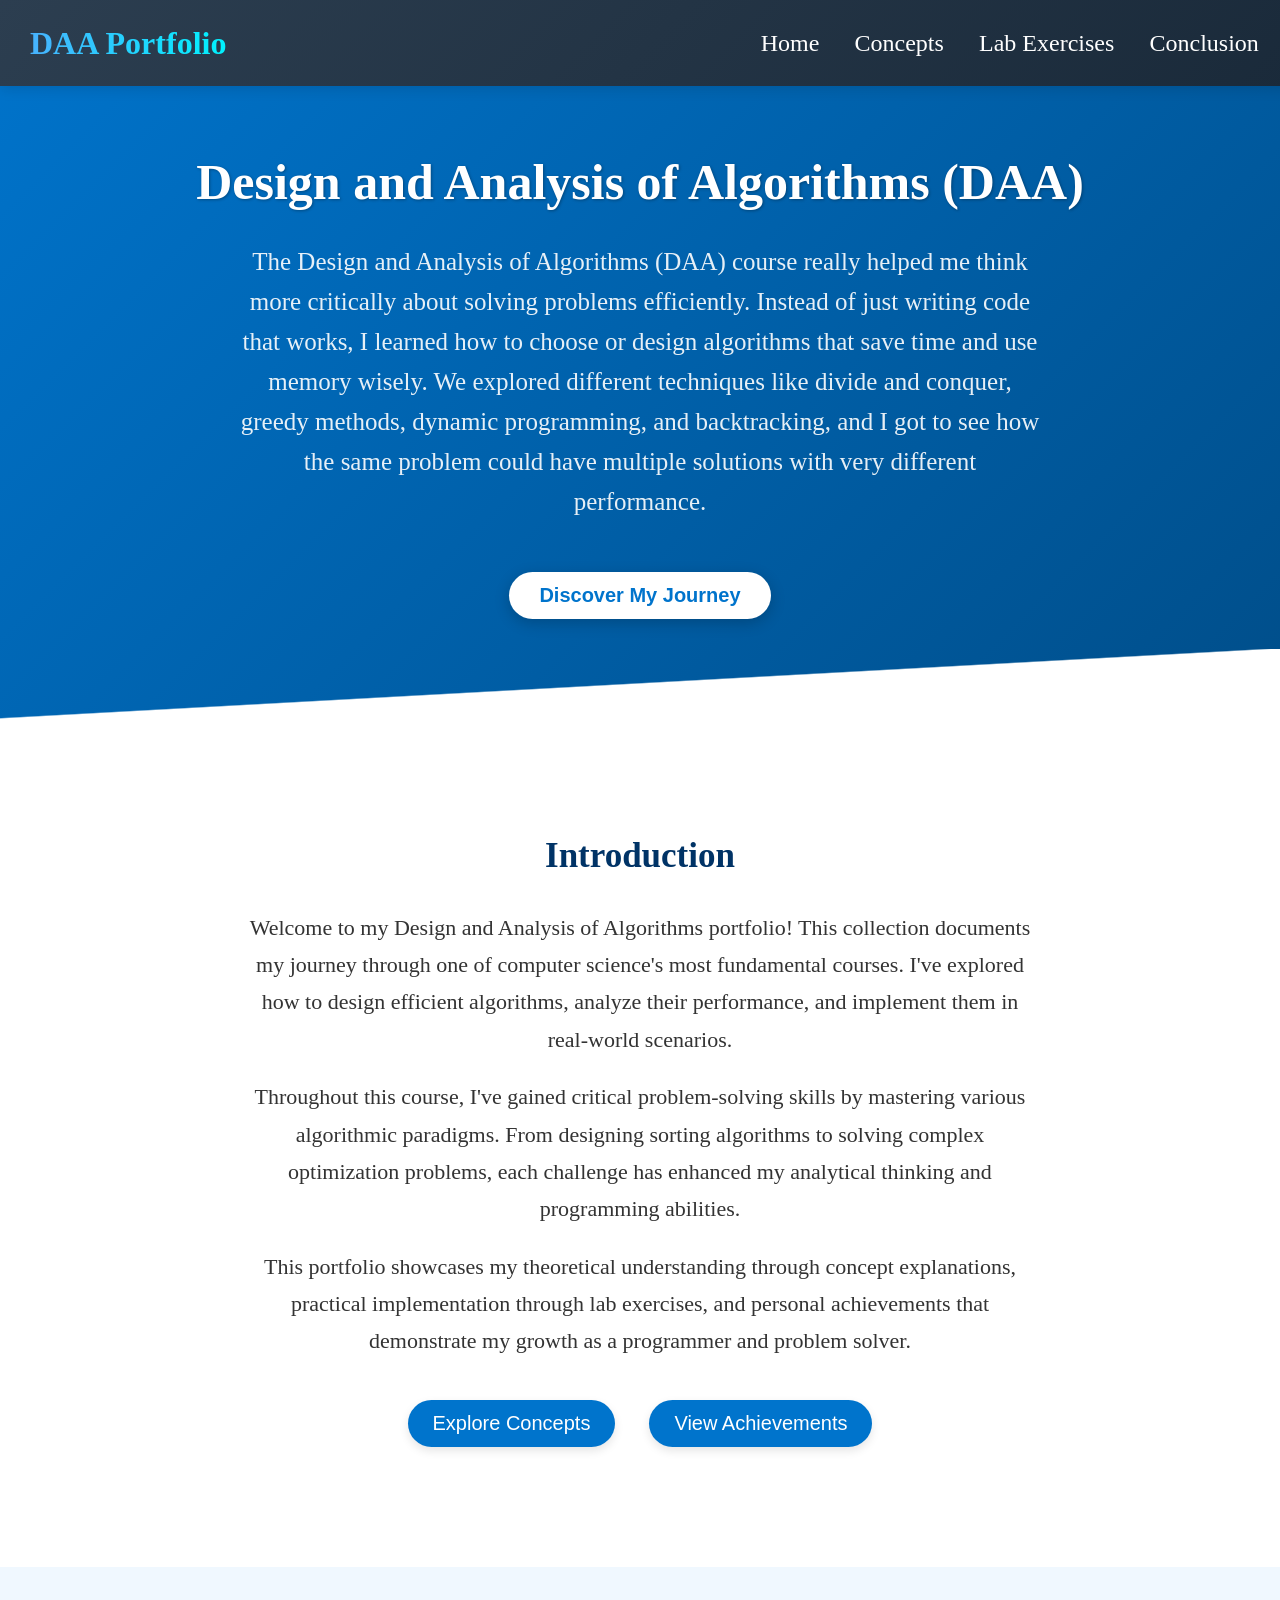
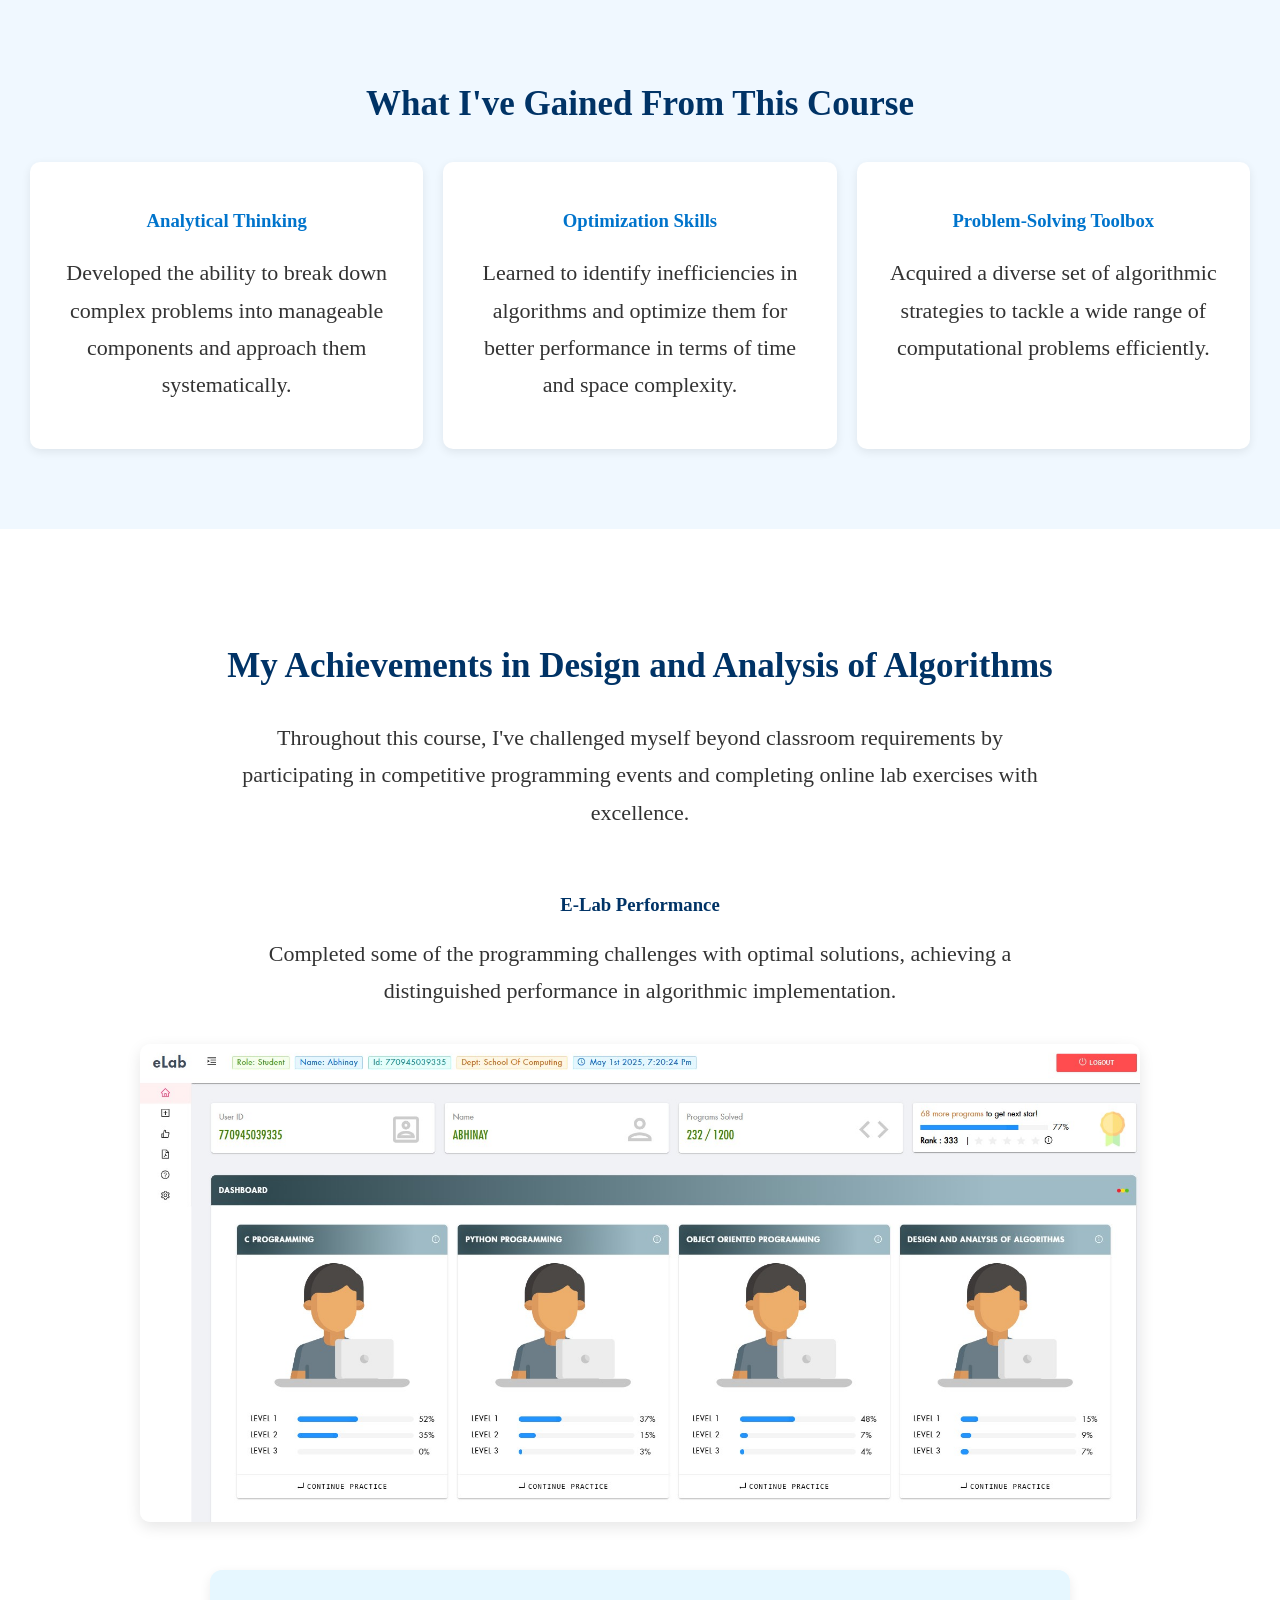
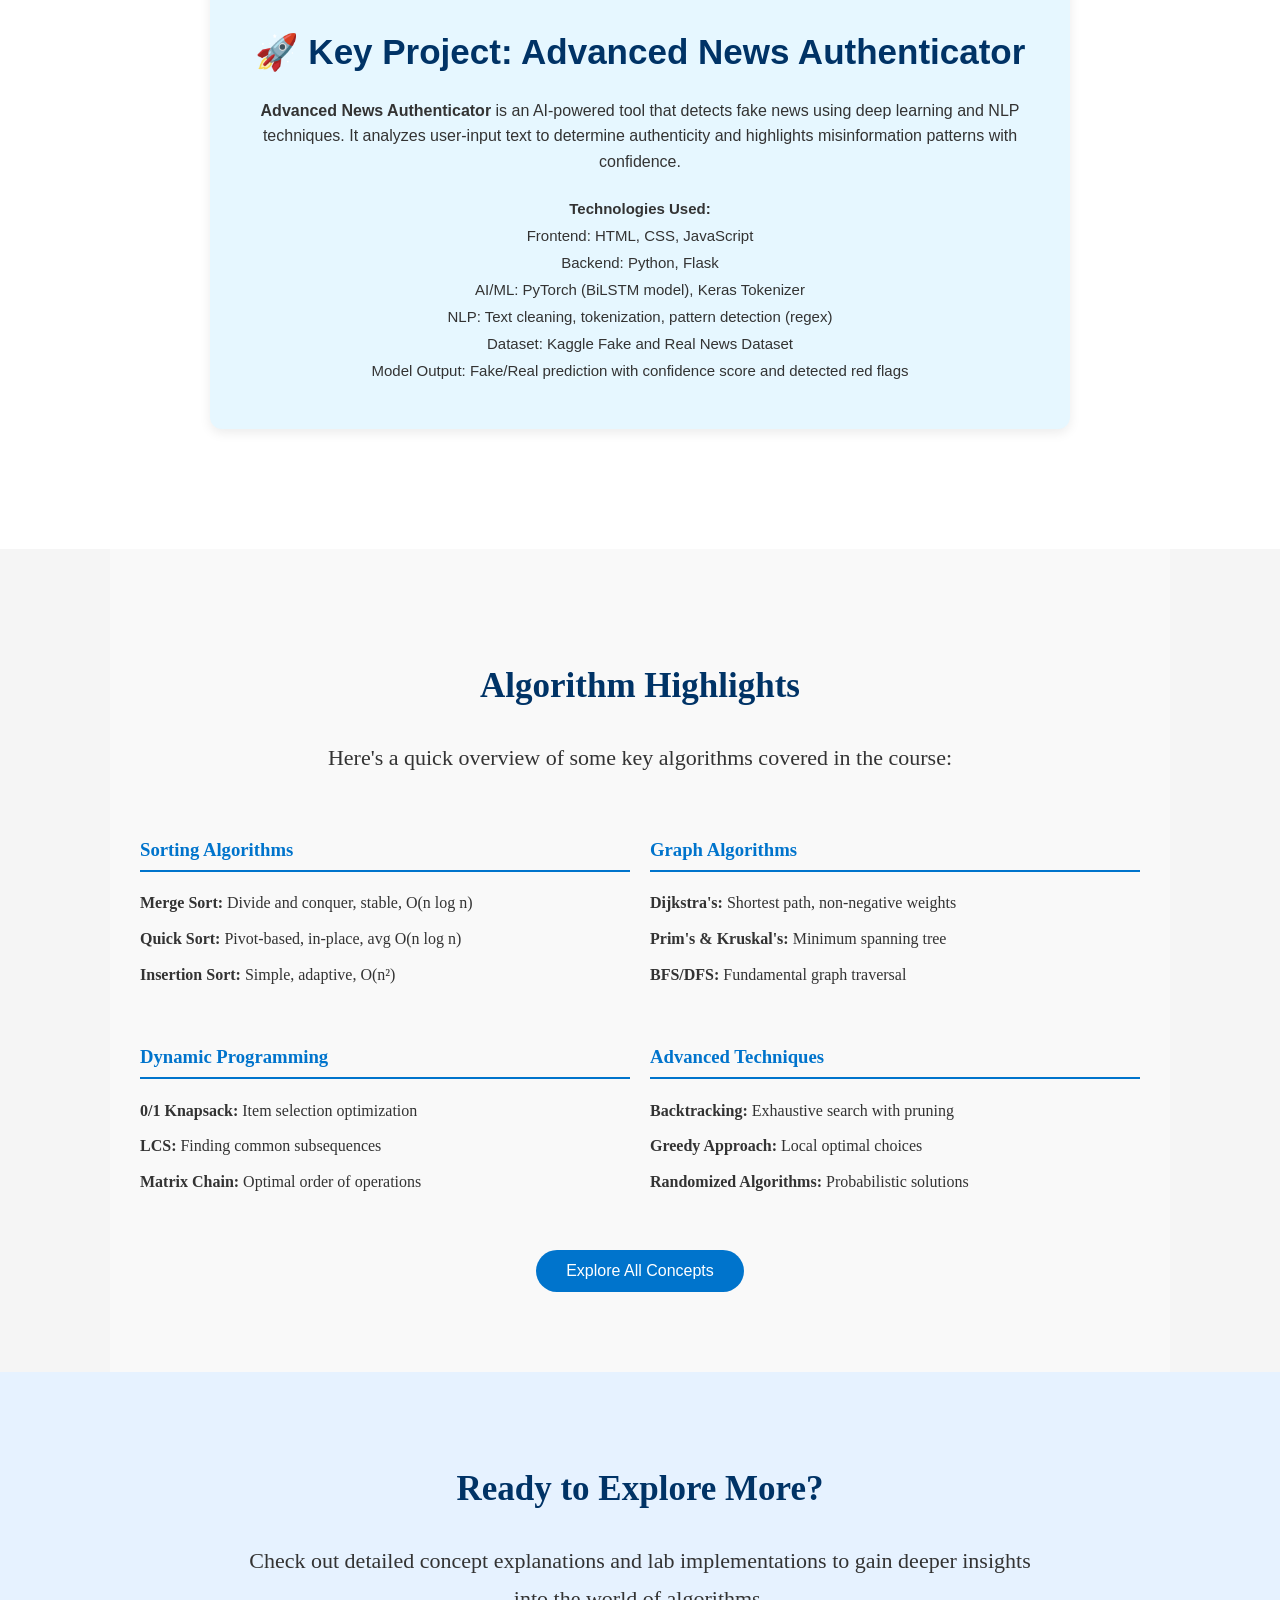
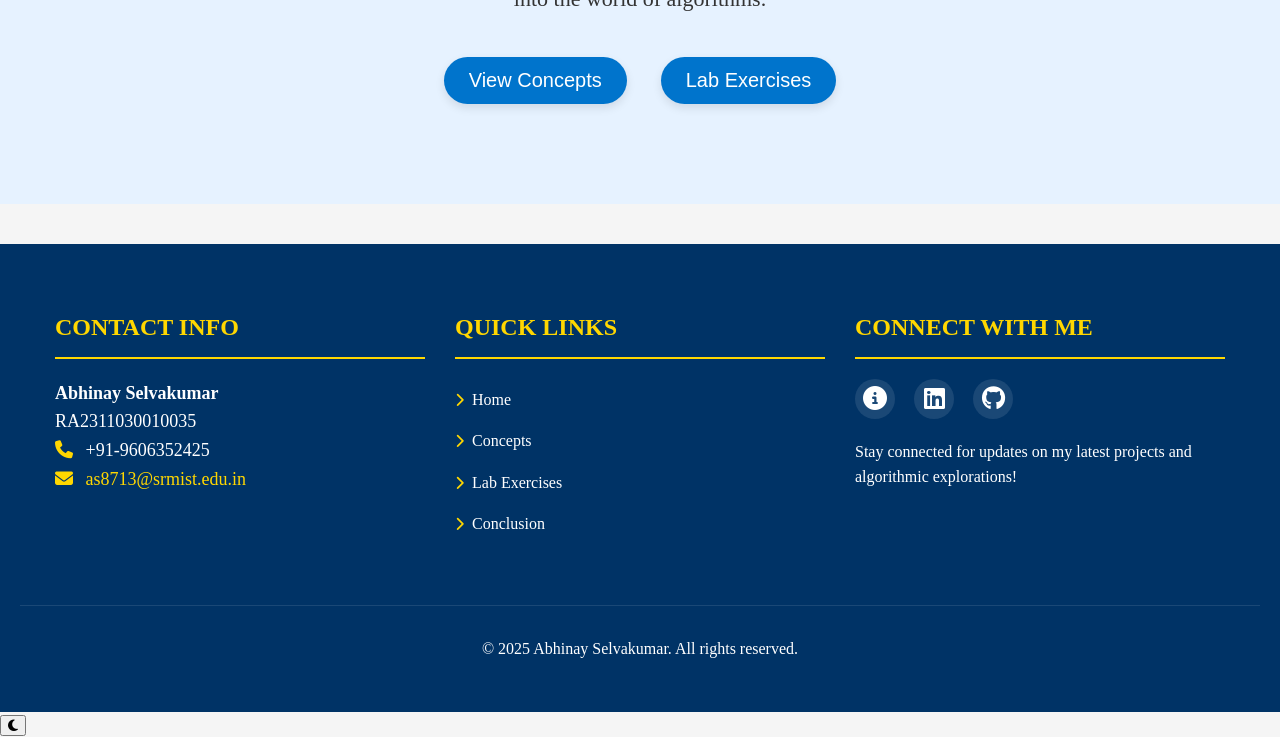
<file: index.html>
<!DOCTYPE html>
<html lang="en">
    <head>
        <meta charset="UTF-8" />
        <meta name="viewport" content="width=device-width, initial-scale=1.0"/>
        <meta name="description" content="Design and Analysis of Algorithms (DAA) Portfolio showcasing knowledge, lab work, and achievements" />
        <title>DAA Portfolio | Home</title>
        <link rel="stylesheet" href="style.css" />
        <link href="https://fonts.googleapis.com/css2?family=Roboto:wght@300;400;500;700&display=swap" rel="stylesheet">
        <link rel="shortcut icon" href="favicon.ico" type="image/x-icon">
        <link rel="stylesheet" href="https://cdnjs.cloudflare.com/ajax/libs/font-awesome/6.5.0/css/all.min.css" crossorigin="anonymous" referrerpolicy="no-referrer" />
    </head>
    
<body>

    <!-- Header -->
    <header>
        <div class="header-left">DAA Portfolio</div>
        <nav class="header-right">
            <a href="index.html">Home</a>
            <a href="concepts.html">Concepts</a>
            <a href="lab.html">Lab Exercises</a>
            <a href="conclusion.html">Conclusion</a>
        </nav>
    </header>

    <!-- Hero Section: About the Course -->
    <section class="hero">
        <h1>Design and Analysis of Algorithms (DAA)</h1>
        <p>The Design and Analysis of Algorithms (DAA) course really helped me think more critically about solving problems efficiently. Instead of just writing code that works, I learned how to choose or design algorithms that save time and use memory wisely. We explored different techniques like divide and conquer, greedy methods, dynamic programming, and backtracking, and I got to see how the same problem could have multiple solutions with very different performance. </p>
        <button onclick="scrollToIntro()">Discover My Journey</button>
    </section>

    <!-- Introduction Section: About the Portfolio -->
    <section id="introduction" class="section">
        <h2>Introduction</h2>
        <p>Welcome to my Design and Analysis of Algorithms portfolio! This collection documents my journey through one of computer science's most fundamental courses. I've explored how to design efficient algorithms, analyze their performance, and implement them in real-world scenarios.</p>
        <p>Throughout this course, I've gained critical problem-solving skills by mastering various algorithmic paradigms. From designing sorting algorithms to solving complex optimization problems, each challenge has enhanced my analytical thinking and programming abilities.</p>
        <p>This portfolio showcases my theoretical understanding through concept explanations, practical implementation through lab exercises, and personal achievements that demonstrate my growth as a programmer and problem solver.</p>
        <div class="btn-group">
            <button onclick="goToConcepts()">Explore Concepts</button>
            <button onclick="scrollToAchievements()">View Achievements</button>
        </div>
    </section>

    <!-- Course Benefits Section -->
    <section class="section" style="background-color: #f0f8ff;">
        <h2>What I've Gained From This Course</h2>
        <div style="display: flex; flex-wrap: wrap; justify-content: center; gap: 20px; margin-top: 30px;">
            <div style="flex: 1; min-width: 250px; background: white; padding: 25px; border-radius: 10px; box-shadow: 0 3px 10px rgba(0,0,0,0.08);">
                <h3 style="color: #0074cc;">Analytical Thinking</h3>
                <p>Developed the ability to break down complex problems into manageable components and approach them systematically.</p>
            </div>
            <div style="flex: 1; min-width: 250px; background: white; padding: 25px; border-radius: 10px; box-shadow: 0 3px 10px rgba(0,0,0,0.08);">
                <h3 style="color: #0074cc;">Optimization Skills</h3>
                <p>Learned to identify inefficiencies in algorithms and optimize them for better performance in terms of time and space complexity.</p>
            </div>
            <div style="flex: 1; min-width: 250px; background: white; padding: 25px; border-radius: 10px; box-shadow: 0 3px 10px rgba(0,0,0,0.08);">
                <h3 style="color: #0074cc;">Problem-Solving Toolbox</h3>
                <p>Acquired a diverse set of algorithmic strategies to tackle a wide range of computational problems efficiently.</p>
            </div>
        </div>
    </section>

    <!-- Achievements Section -->
    <section id="achievements" class="section">
        <h2>My Achievements in Design and Analysis of Algorithms</h2>
        <p>Throughout this course, I've challenged myself beyond classroom requirements by participating in competitive programming events and completing online lab exercises with excellence.</p>
        
        <div style="display: flex; flex-wrap: wrap; justify-content: center; gap: 40px; margin: 40px 0;">
            <div style="flex: 1; min-width: 300px; max-width: 1000px;"> <!-- Increase max-width if needed -->
                <h3 style="color: #003366; margin-bottom: 15px;">E-Lab Performance</h3>
                <p>Completed some of the programming challenges with optimal solutions, achieving a distinguished performance in algorithmic implementation.</p>
                <img src="elab.jpg" alt="eLab Screenshot" style="width: 100%; height: auto; border-radius: 10px; margin-top: 15px; box-shadow: 0 5px 15px rgba(0,0,0,0.1);">
            </div>
        </div>
        
        
        <div style="background-color: #e6f7ff; padding: 25px 30px; border-radius: 12px; margin: 40px auto; max-width: 800px; box-shadow: 0 4px 12px rgba(0,0,0,0.08); font-family: 'Segoe UI', sans-serif;">
            <h2 style="color: #003366; margin-bottom: 18px;">🚀 Key Project: Advanced News Authenticator</h2>
            
            <p style="font-size: 16px; line-height: 1.6; color: #333;">
              <strong>Advanced News Authenticator</strong> is an AI-powered tool that detects fake news using deep learning and NLP techniques. It analyzes user-input text to determine authenticity and highlights misinformation patterns with confidence.
            </p>
            
            <p style="font-size: 15px; color: #333; line-height: 1.8; margin-top: 20px;">
              <strong>Technologies Used:</strong><br>
              Frontend: HTML, CSS, JavaScript<br>
              Backend: Python, Flask<br>
              AI/ML: PyTorch (BiLSTM model), Keras Tokenizer<br>
              NLP: Text cleaning, tokenization, pattern detection (regex)<br>
              Dataset: Kaggle Fake and Real News Dataset<br>
              Model Output: Fake/Real prediction with confidence score and detected red flags
            </p>
          </div>
          
          
    </section>

    <!-- Quick Concept Highlights -->
    <section class="section" style="background-color: #f9f9f9; text-align: left; max-width: 1000px; margin: 0 auto;">
        <h2 style="text-align: center;">Algorithm Highlights</h2>
        <p style="text-align: center; margin-bottom: 40px;">Here's a quick overview of some key algorithms covered in the course:</p>
        
        <div style="display: flex; flex-wrap: wrap; gap: 20px; justify-content: space-between; margin-bottom: 20px;">
            <div style="flex: 1; min-width: 300px;">
                <h3 style="color: #0074cc; border-bottom: 2px solid #0074cc; padding-bottom: 5px;">Sorting Algorithms</h3>
                <ul style="list-style-type: none; padding-left: 0;">
                    <li style="margin-bottom: 10px;"><strong>Merge Sort:</strong> Divide and conquer, stable, O(n log n)</li>
                    <li style="margin-bottom: 10px;"><strong>Quick Sort:</strong> Pivot-based, in-place, avg O(n log n)</li>
                    <li style="margin-bottom: 10px;"><strong>Insertion Sort:</strong> Simple, adaptive, O(n²)</li>
                </ul>
            </div>
            
            <div style="flex: 1; min-width: 300px;">
                <h3 style="color: #0074cc; border-bottom: 2px solid #0074cc; padding-bottom: 5px;">Graph Algorithms</h3>
                <ul style="list-style-type: none; padding-left: 0;">
                    <li style="margin-bottom: 10px;"><strong>Dijkstra's:</strong> Shortest path, non-negative weights</li>
                    <li style="margin-bottom: 10px;"><strong>Prim's & Kruskal's:</strong> Minimum spanning tree</li>
                    <li style="margin-bottom: 10px;"><strong>BFS/DFS:</strong> Fundamental graph traversal</li>
                </ul>
            </div>
        </div>
        
        <div style="display: flex; flex-wrap: wrap; gap: 20px; justify-content: space-between;">
            <div style="flex: 1; min-width: 300px;">
                <h3 style="color: #0074cc; border-bottom: 2px solid #0074cc; padding-bottom: 5px;">Dynamic Programming</h3>
                <ul style="list-style-type: none; padding-left: 0;">
                    <li style="margin-bottom: 10px;"><strong>0/1 Knapsack:</strong> Item selection optimization</li>
                    <li style="margin-bottom: 10px;"><strong>LCS:</strong> Finding common subsequences</li>
                    <li style="margin-bottom: 10px;"><strong>Matrix Chain:</strong> Optimal order of operations</li>
                </ul>
            </div>
            
            <div style="flex: 1; min-width: 300px;">
                <h3 style="color: #0074cc; border-bottom: 2px solid #0074cc; padding-bottom: 5px;">Advanced Techniques</h3>
                <ul style="list-style-type: none; padding-left: 0;">
                    <li style="margin-bottom: 10px;"><strong>Backtracking:</strong> Exhaustive search with pruning</li>
                    <li style="margin-bottom: 10px;"><strong>Greedy Approach:</strong> Local optimal choices</li>
                    <li style="margin-bottom: 10px;"><strong>Randomized Algorithms:</strong> Probabilistic solutions</li>
                </ul>
            </div>
        </div>
        
        <div style="text-align: center; margin-top: 40px;">
            <button onclick="goToConcepts()" style="background-color: #0074cc; color: white; border: none; padding: 12px 30px; border-radius: 30px; font-size: 16px; cursor: pointer; transition: all 0.3s ease;">Explore All Concepts</button>
        </div>
    </section>

    <!-- Call to Action Section -->
    <section class="section" style="background-color: #e6f2ff; padding: 60px 30px;">
        <h2>Ready to Explore More?</h2>
        <p>Check out detailed concept explanations and lab implementations to gain deeper insights into the world of algorithms.</p>
        <div class="btn-group">
            <button onclick="goToConcepts()">View Concepts</button>
            <button onclick="goToLab()">Lab Exercises</button>
        </div>
    </section>

    <!-- Back to Top Button -->
    <button id="backToTopBtn" onclick="topFunction()" style="display: none; position: fixed; bottom: 20px; right: 20px; z-index: 99; border: none; outline: none; background-color: #0074cc; color: white; cursor: pointer; padding: 15px; border-radius: 50%; font-size: 18px; box-shadow: 0 4px 10px rgba(0,0,0,0.2);">↑</button>

    <!-- Footer -->
    <footer style="background-color: #003366; color: white; padding: 40px 20px; margin-top: 40px;">
        <div style="display: flex; flex-wrap: wrap; justify-content: space-between; max-width: 1200px; margin: 0 auto; text-align: left;">
            <!-- Contact Information Section -->
            <div style="flex: 1; min-width: 300px; margin-bottom: 30px; padding: 0 15px;">
                <h3 style="font-size: 24px; margin-bottom: 20px; color: #FFD700; border-bottom: 2px solid #FFD700; padding-bottom: 10px;">CONTACT INFO</h3>
                <p style="margin: 10px 0; font-size: 18px; line-height: 1.6;">
                    <strong>Abhinay Selvakumar</strong><br>
                    RA2311030010035<br>
                    <i class="fas fa-phone" style="margin-right: 8px; color: #FFD700;"></i> +91-9606352425<br>
                    <i class="fas fa-envelope" style="margin-right: 8px; color: #FFD700;"></i> <a href="mailto:as8713@srmist.edu.in" style="color: #FFD700; text-decoration: none;">as8713@srmist.edu.in</a>
                </p>
            </div>
            
            <!-- Quick Links Section -->
            <div style="flex: 1; min-width: 300px; margin-bottom: 30px; padding: 0 15px;">
                <h3 style="font-size: 24px; margin-bottom: 20px; color: #FFD700; border-bottom: 2px solid #FFD700; padding-bottom: 10px;">QUICK LINKS</h3>
                <nav style="display: flex; flex-direction: column;">
                    <a href="index.html" style="color: white; margin: 8px 0; text-decoration: none; transition: all 0.3s ease;"><i class="fas fa-chevron-right" style="margin-right: 8px; color: #FFD700; font-size: 14px;"></i>Home</a>
                    <a href="concepts.html" style="color: white; margin: 8px 0; text-decoration: none; transition: all 0.3s ease;"><i class="fas fa-chevron-right" style="margin-right: 8px; color: #FFD700; font-size: 14px;"></i>Concepts</a>
                    <a href="lab.html" style="color: white; margin: 8px 0; text-decoration: none; transition: all 0.3s ease;"><i class="fas fa-chevron-right" style="margin-right: 8px; color: #FFD700; font-size: 14px;"></i>Lab Exercises</a>
                    <a href="conclusion.html" style="color: white; margin: 8px 0; text-decoration: none; transition: all 0.3s ease;"><i class="fas fa-chevron-right" style="margin-right: 8px; color: #FFD700; font-size: 14px;"></i>Conclusion</a>
                </nav>
            </div>
            
            <!-- Connect Section -->
            <div style="flex: 1; min-width: 300px; margin-bottom: 30px; padding: 0 15px;">
                <h3 style="font-size: 24px; margin-bottom: 20px; color: #FFD700; border-bottom: 2px solid #FFD700; padding-bottom: 10px;">CONNECT WITH ME</h3>
                <div class="social-icons" style="margin: 20px 0;">
                    <a href="#" target="_blank" style="display: inline-block; color: white; margin: 0 15px 0 0; font-size: 24px; background-color: rgba(255,255,255,0.1); width: 40px; height: 40px; line-height: 40px; text-align: center; border-radius: 50%; transition: all 0.3s ease;"><i class="fas fa-info-circle"></i></a>
                    <a href="#" target="_blank" style="display: inline-block; color: white; margin: 0 15px 0 0; font-size: 24px; background-color: rgba(255,255,255,0.1); width: 40px; height: 40px; line-height: 40px; text-align: center; border-radius: 50%; transition: all 0.3s ease;"><i class="fab fa-linkedin"></i></a>
                    <a href="#" target="_blank" style="display: inline-block; color: white; margin: 0 15px 0 0; font-size: 24px; background-color: rgba(255,255,255,0.1); width: 40px; height: 40px; line-height: 40px; text-align: center; border-radius: 50%; transition: all 0.3s ease;"><i class="fab fa-github"></i></a>
                </div>
                <p style="margin-top: 20px; font-size: 16px;">Stay connected for updates on my latest projects and algorithmic explorations!</p>
            </div>
        </div>
        
        <!-- Copyright Section -->
        <div style="border-top: 1px solid rgba(255,255,255,0.1); padding-top: 20px; margin-top: 10px; text-align: center;">
            <p style="font-size: 16px;">&copy; 2025 Abhinay Selvakumar. All rights reserved.</p>
        </div>
    </footer>

    <script src="script.js"></script>
</body>
</html>
</file>
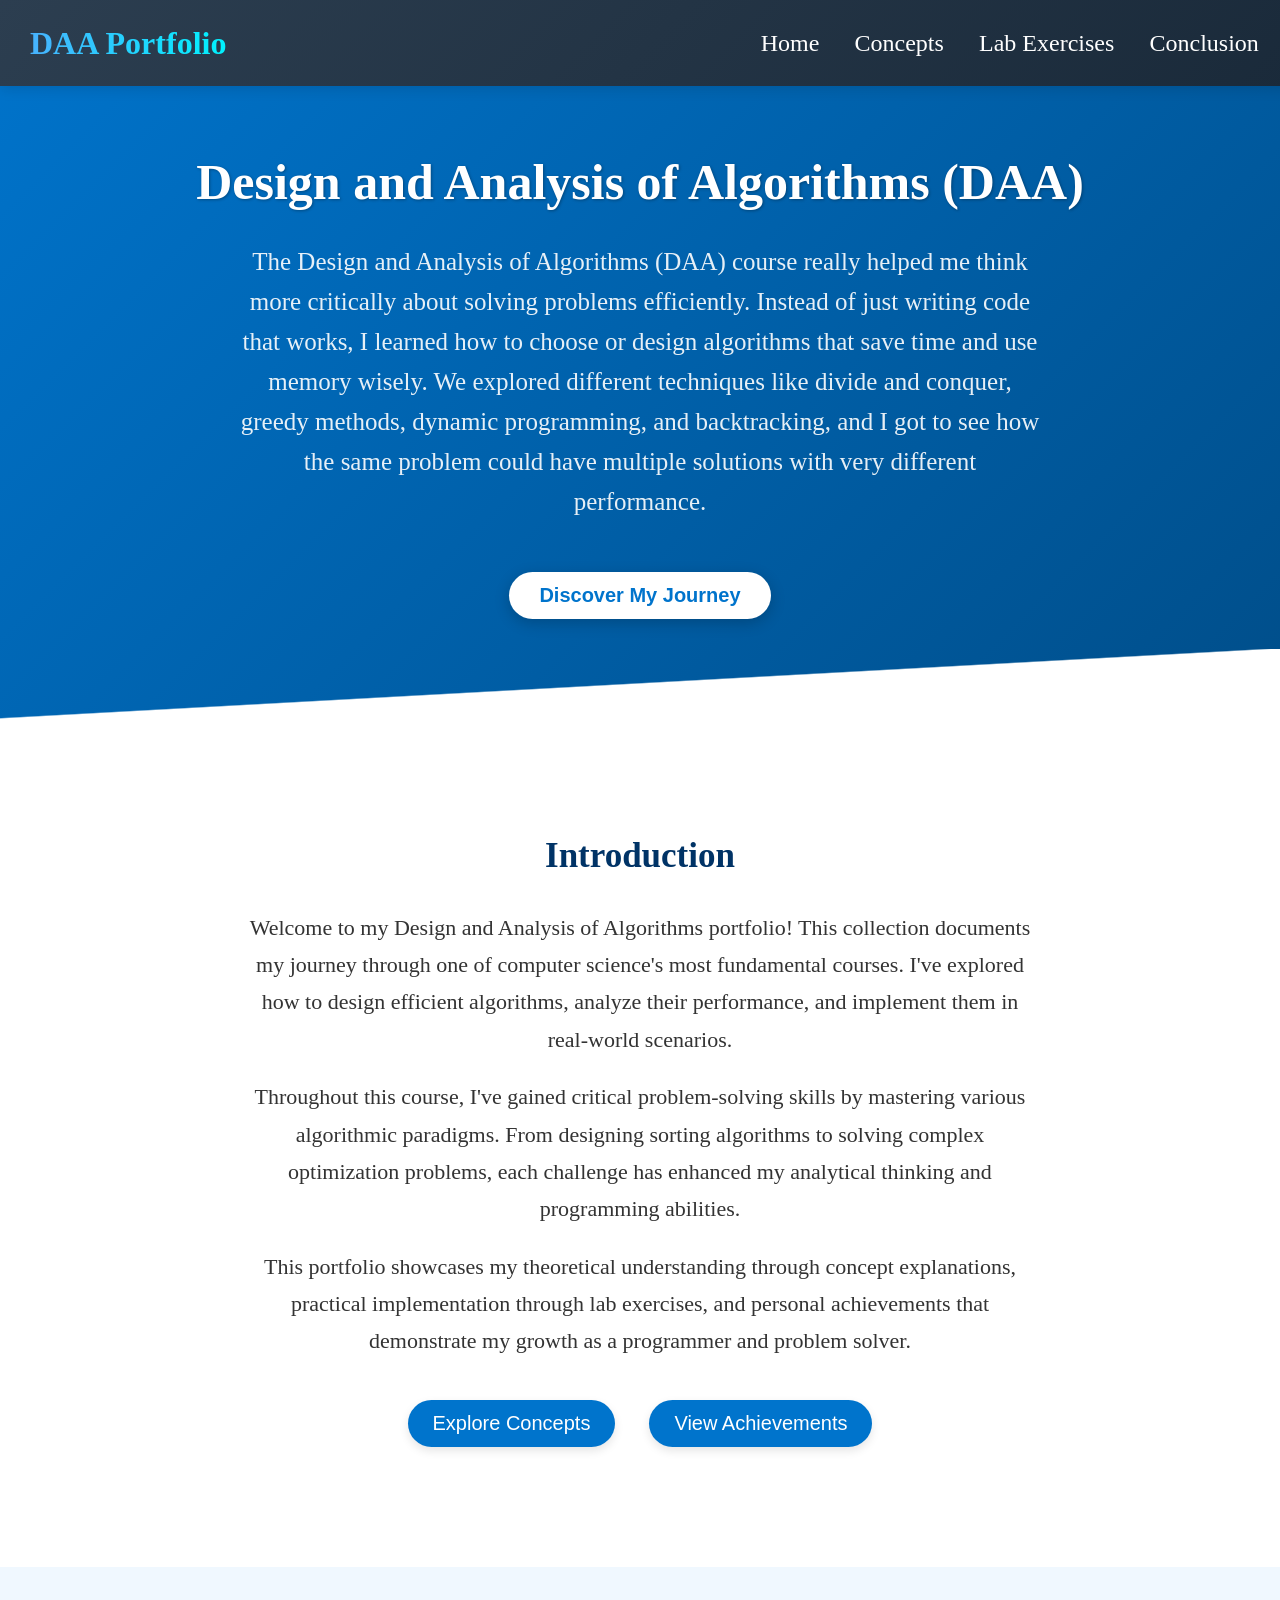
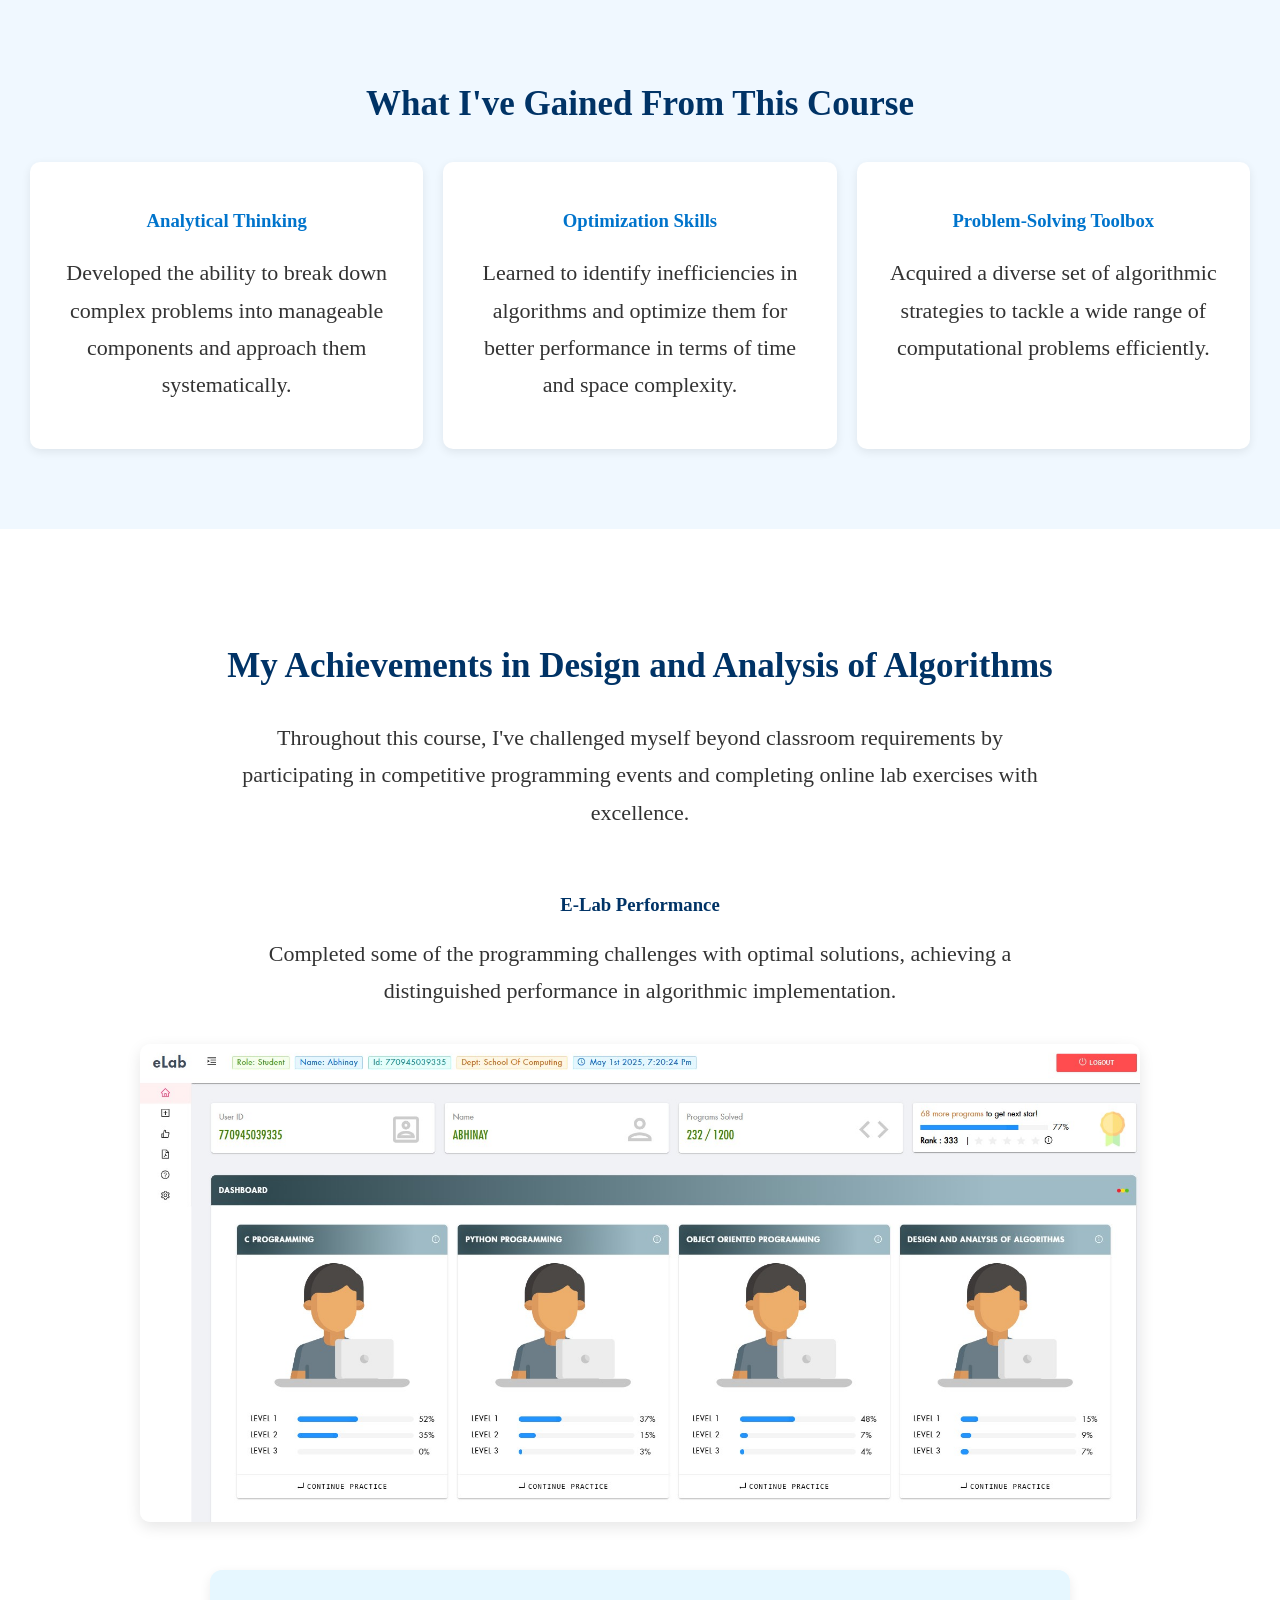
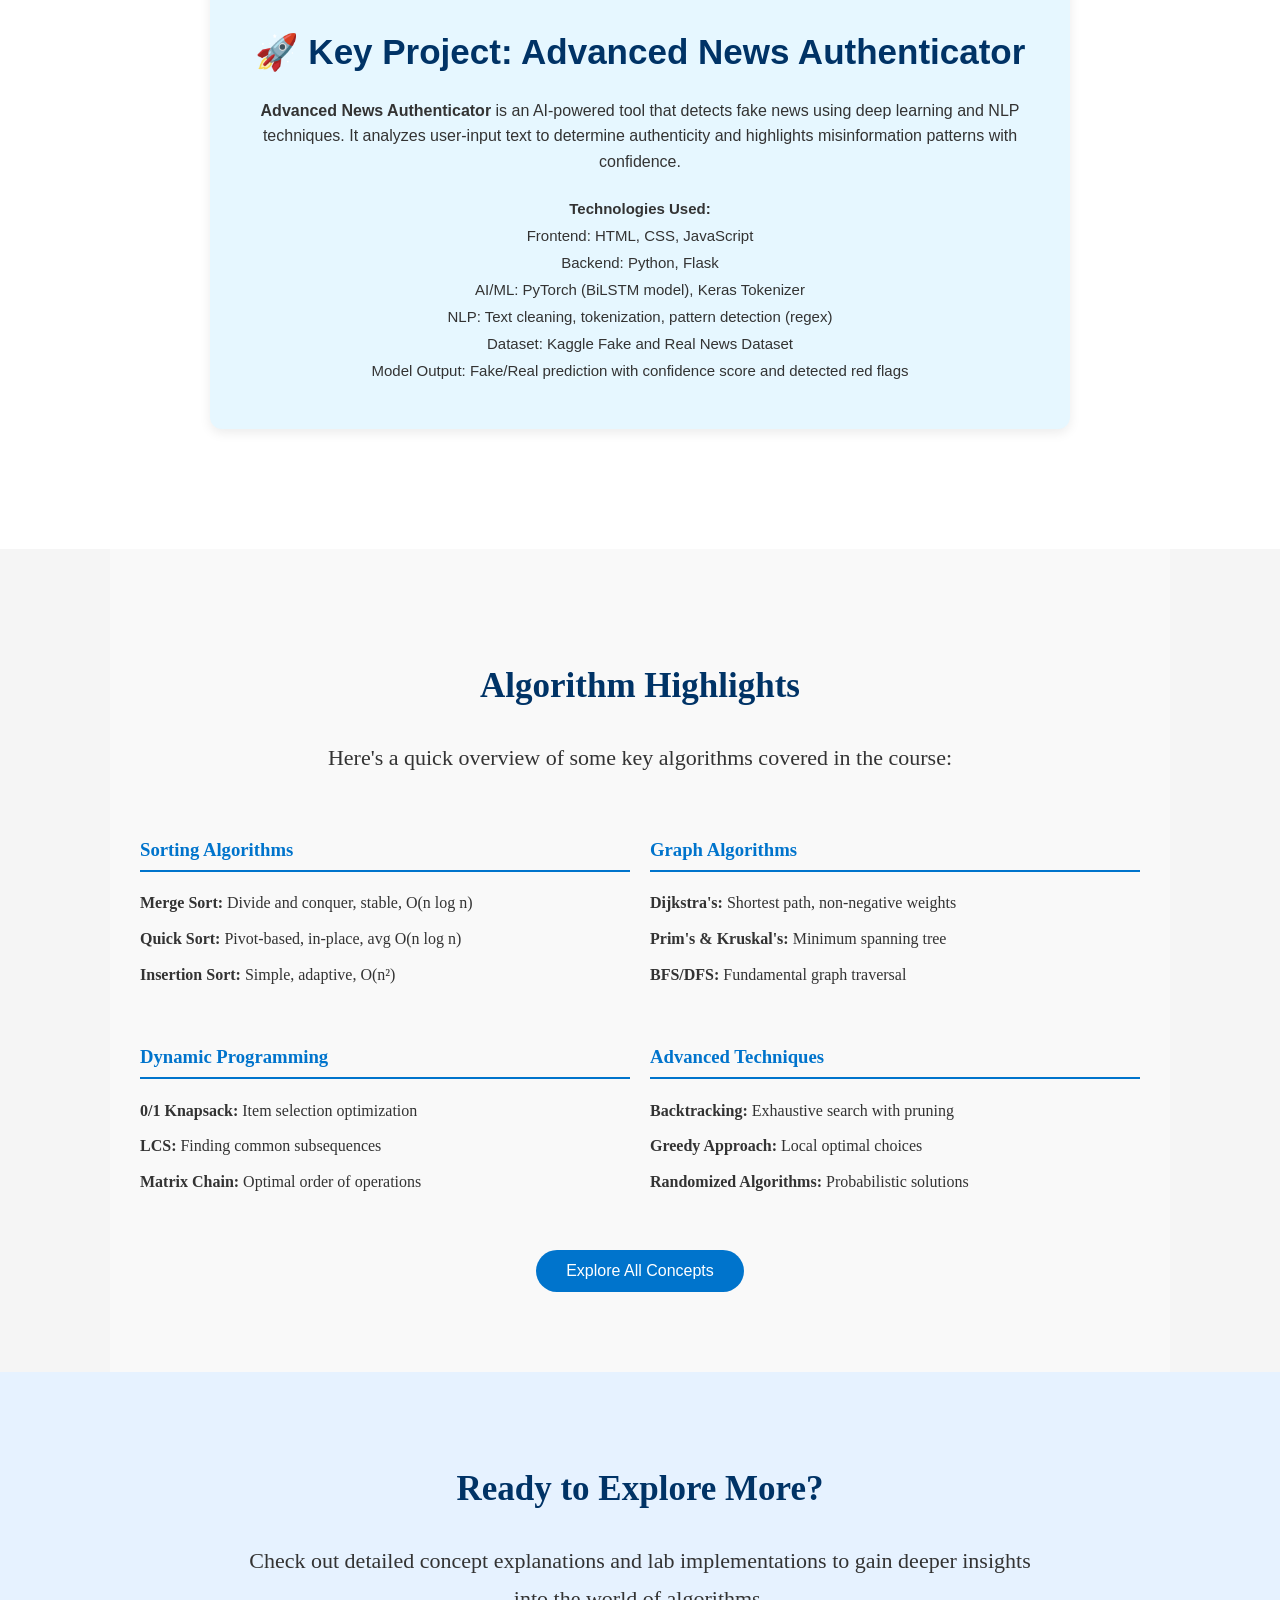
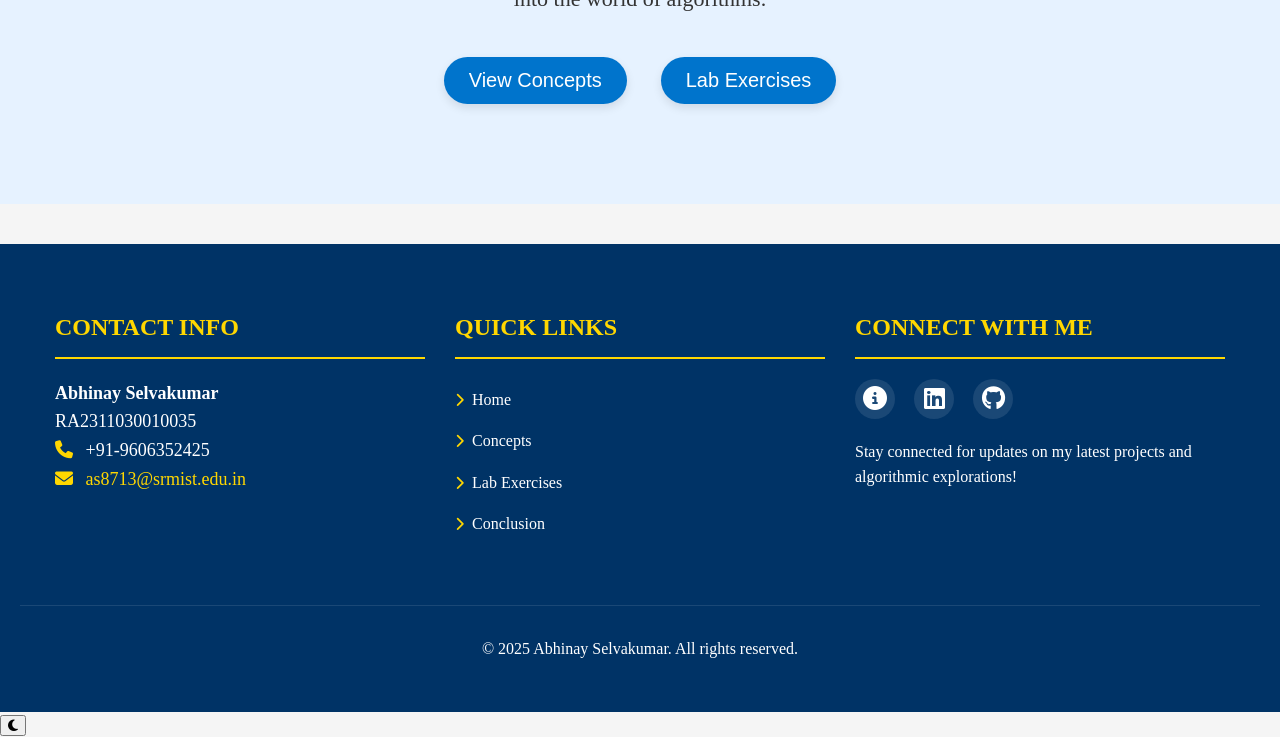
<file: docs/index.html>
<!DOCTYPE html>
<html lang="en">
    <head>
        <meta charset="UTF-8" />
        <meta name="viewport" content="width=device-width, initial-scale=1.0"/>
        <meta name="description" content="Design and Analysis of Algorithms (DAA) Portfolio showcasing knowledge, lab work, and achievements" />
        <title>DAA Portfolio | Home</title>
        <link rel="stylesheet" href="style.css" />
        <link href="https://fonts.googleapis.com/css2?family=Roboto:wght@300;400;500;700&display=swap" rel="stylesheet">
        <link rel="shortcut icon" href="favicon.ico" type="image/x-icon">
        <link rel="stylesheet" href="https://cdnjs.cloudflare.com/ajax/libs/font-awesome/6.5.0/css/all.min.css" crossorigin="anonymous" referrerpolicy="no-referrer" />
    </head>
    
<body>

    <!-- Header -->
    <header>
        <div class="header-left">DAA Portfolio</div>
        <nav class="header-right">
            <a href="index.html">Home</a>
            <a href="concepts.html">Concepts</a>
            <a href="lab.html">Lab Exercises</a>
            <a href="conclusion.html">Conclusion</a>
        </nav>
    </header>

    <!-- Hero Section: About the Course -->
    <section class="hero">
        <h1>Design and Analysis of Algorithms (DAA)</h1>
        <p>The Design and Analysis of Algorithms (DAA) course really helped me think more critically about solving problems efficiently. Instead of just writing code that works, I learned how to choose or design algorithms that save time and use memory wisely. We explored different techniques like divide and conquer, greedy methods, dynamic programming, and backtracking, and I got to see how the same problem could have multiple solutions with very different performance. </p>
        <button onclick="scrollToIntro()">Discover My Journey</button>
    </section>

    <!-- Introduction Section: About the Portfolio -->
    <section id="introduction" class="section">
        <h2>Introduction</h2>
        <p>Welcome to my Design and Analysis of Algorithms portfolio! This collection documents my journey through one of computer science's most fundamental courses. I've explored how to design efficient algorithms, analyze their performance, and implement them in real-world scenarios.</p>
        <p>Throughout this course, I've gained critical problem-solving skills by mastering various algorithmic paradigms. From designing sorting algorithms to solving complex optimization problems, each challenge has enhanced my analytical thinking and programming abilities.</p>
        <p>This portfolio showcases my theoretical understanding through concept explanations, practical implementation through lab exercises, and personal achievements that demonstrate my growth as a programmer and problem solver.</p>
        <div class="btn-group">
            <button onclick="goToConcepts()">Explore Concepts</button>
            <button onclick="scrollToAchievements()">View Achievements</button>
        </div>
    </section>

    <!-- Course Benefits Section -->
    <section class="section" style="background-color: #f0f8ff;">
        <h2>What I've Gained From This Course</h2>
        <div style="display: flex; flex-wrap: wrap; justify-content: center; gap: 20px; margin-top: 30px;">
            <div style="flex: 1; min-width: 250px; background: white; padding: 25px; border-radius: 10px; box-shadow: 0 3px 10px rgba(0,0,0,0.08);">
                <h3 style="color: #0074cc;">Analytical Thinking</h3>
                <p>Developed the ability to break down complex problems into manageable components and approach them systematically.</p>
            </div>
            <div style="flex: 1; min-width: 250px; background: white; padding: 25px; border-radius: 10px; box-shadow: 0 3px 10px rgba(0,0,0,0.08);">
                <h3 style="color: #0074cc;">Optimization Skills</h3>
                <p>Learned to identify inefficiencies in algorithms and optimize them for better performance in terms of time and space complexity.</p>
            </div>
            <div style="flex: 1; min-width: 250px; background: white; padding: 25px; border-radius: 10px; box-shadow: 0 3px 10px rgba(0,0,0,0.08);">
                <h3 style="color: #0074cc;">Problem-Solving Toolbox</h3>
                <p>Acquired a diverse set of algorithmic strategies to tackle a wide range of computational problems efficiently.</p>
            </div>
        </div>
    </section>

    <!-- Achievements Section -->
    <section id="achievements" class="section">
        <h2>My Achievements in Design and Analysis of Algorithms</h2>
        <p>Throughout this course, I've challenged myself beyond classroom requirements by participating in competitive programming events and completing online lab exercises with excellence.</p>
        
        <div style="display: flex; flex-wrap: wrap; justify-content: center; gap: 40px; margin: 40px 0;">
            <div style="flex: 1; min-width: 300px; max-width: 1000px;"> <!-- Increase max-width if needed -->
                <h3 style="color: #003366; margin-bottom: 15px;">E-Lab Performance</h3>
                <p>Completed some of the programming challenges with optimal solutions, achieving a distinguished performance in algorithmic implementation.</p>
                <img src="elab.jpg" alt="eLab Screenshot" style="width: 100%; height: auto; border-radius: 10px; margin-top: 15px; box-shadow: 0 5px 15px rgba(0,0,0,0.1);">
            </div>
        </div>
        
        
        <div style="background-color: #e6f7ff; padding: 25px 30px; border-radius: 12px; margin: 40px auto; max-width: 800px; box-shadow: 0 4px 12px rgba(0,0,0,0.08); font-family: 'Segoe UI', sans-serif;">
            <h2 style="color: #003366; margin-bottom: 18px;">🚀 Key Project: Advanced News Authenticator</h2>
            
            <p style="font-size: 16px; line-height: 1.6; color: #333;">
              <strong>Advanced News Authenticator</strong> is an AI-powered tool that detects fake news using deep learning and NLP techniques. It analyzes user-input text to determine authenticity and highlights misinformation patterns with confidence.
            </p>
            
            <p style="font-size: 15px; color: #333; line-height: 1.8; margin-top: 20px;">
              <strong>Technologies Used:</strong><br>
              Frontend: HTML, CSS, JavaScript<br>
              Backend: Python, Flask<br>
              AI/ML: PyTorch (BiLSTM model), Keras Tokenizer<br>
              NLP: Text cleaning, tokenization, pattern detection (regex)<br>
              Dataset: Kaggle Fake and Real News Dataset<br>
              Model Output: Fake/Real prediction with confidence score and detected red flags
            </p>
          </div>
          
          
    </section>

    <!-- Quick Concept Highlights -->
    <section class="section" style="background-color: #f9f9f9; text-align: left; max-width: 1000px; margin: 0 auto;">
        <h2 style="text-align: center;">Algorithm Highlights</h2>
        <p style="text-align: center; margin-bottom: 40px;">Here's a quick overview of some key algorithms covered in the course:</p>
        
        <div style="display: flex; flex-wrap: wrap; gap: 20px; justify-content: space-between; margin-bottom: 20px;">
            <div style="flex: 1; min-width: 300px;">
                <h3 style="color: #0074cc; border-bottom: 2px solid #0074cc; padding-bottom: 5px;">Sorting Algorithms</h3>
                <ul style="list-style-type: none; padding-left: 0;">
                    <li style="margin-bottom: 10px;"><strong>Merge Sort:</strong> Divide and conquer, stable, O(n log n)</li>
                    <li style="margin-bottom: 10px;"><strong>Quick Sort:</strong> Pivot-based, in-place, avg O(n log n)</li>
                    <li style="margin-bottom: 10px;"><strong>Insertion Sort:</strong> Simple, adaptive, O(n²)</li>
                </ul>
            </div>
            
            <div style="flex: 1; min-width: 300px;">
                <h3 style="color: #0074cc; border-bottom: 2px solid #0074cc; padding-bottom: 5px;">Graph Algorithms</h3>
                <ul style="list-style-type: none; padding-left: 0;">
                    <li style="margin-bottom: 10px;"><strong>Dijkstra's:</strong> Shortest path, non-negative weights</li>
                    <li style="margin-bottom: 10px;"><strong>Prim's & Kruskal's:</strong> Minimum spanning tree</li>
                    <li style="margin-bottom: 10px;"><strong>BFS/DFS:</strong> Fundamental graph traversal</li>
                </ul>
            </div>
        </div>
        
        <div style="display: flex; flex-wrap: wrap; gap: 20px; justify-content: space-between;">
            <div style="flex: 1; min-width: 300px;">
                <h3 style="color: #0074cc; border-bottom: 2px solid #0074cc; padding-bottom: 5px;">Dynamic Programming</h3>
                <ul style="list-style-type: none; padding-left: 0;">
                    <li style="margin-bottom: 10px;"><strong>0/1 Knapsack:</strong> Item selection optimization</li>
                    <li style="margin-bottom: 10px;"><strong>LCS:</strong> Finding common subsequences</li>
                    <li style="margin-bottom: 10px;"><strong>Matrix Chain:</strong> Optimal order of operations</li>
                </ul>
            </div>
            
            <div style="flex: 1; min-width: 300px;">
                <h3 style="color: #0074cc; border-bottom: 2px solid #0074cc; padding-bottom: 5px;">Advanced Techniques</h3>
                <ul style="list-style-type: none; padding-left: 0;">
                    <li style="margin-bottom: 10px;"><strong>Backtracking:</strong> Exhaustive search with pruning</li>
                    <li style="margin-bottom: 10px;"><strong>Greedy Approach:</strong> Local optimal choices</li>
                    <li style="margin-bottom: 10px;"><strong>Randomized Algorithms:</strong> Probabilistic solutions</li>
                </ul>
            </div>
        </div>
        
        <div style="text-align: center; margin-top: 40px;">
            <button onclick="goToConcepts()" style="background-color: #0074cc; color: white; border: none; padding: 12px 30px; border-radius: 30px; font-size: 16px; cursor: pointer; transition: all 0.3s ease;">Explore All Concepts</button>
        </div>
    </section>

    <!-- Call to Action Section -->
    <section class="section" style="background-color: #e6f2ff; padding: 60px 30px;">
        <h2>Ready to Explore More?</h2>
        <p>Check out detailed concept explanations and lab implementations to gain deeper insights into the world of algorithms.</p>
        <div class="btn-group">
            <button onclick="goToConcepts()">View Concepts</button>
            <button onclick="goToLab()">Lab Exercises</button>
        </div>
    </section>

    <!-- Back to Top Button -->
    <button id="backToTopBtn" onclick="topFunction()" style="display: none; position: fixed; bottom: 20px; right: 20px; z-index: 99; border: none; outline: none; background-color: #0074cc; color: white; cursor: pointer; padding: 15px; border-radius: 50%; font-size: 18px; box-shadow: 0 4px 10px rgba(0,0,0,0.2);">↑</button>

    <!-- Footer -->
    <footer style="background-color: #003366; color: white; padding: 40px 20px; margin-top: 40px;">
        <div style="display: flex; flex-wrap: wrap; justify-content: space-between; max-width: 1200px; margin: 0 auto; text-align: left;">
            <!-- Contact Information Section -->
            <div style="flex: 1; min-width: 300px; margin-bottom: 30px; padding: 0 15px;">
                <h3 style="font-size: 24px; margin-bottom: 20px; color: #FFD700; border-bottom: 2px solid #FFD700; padding-bottom: 10px;">CONTACT INFO</h3>
                <p style="margin: 10px 0; font-size: 18px; line-height: 1.6;">
                    <strong>Abhinay Selvakumar</strong><br>
                    RA2311030010035<br>
                    <i class="fas fa-phone" style="margin-right: 8px; color: #FFD700;"></i> +91-9606352425<br>
                    <i class="fas fa-envelope" style="margin-right: 8px; color: #FFD700;"></i> <a href="mailto:as8713@srmist.edu.in" style="color: #FFD700; text-decoration: none;">as8713@srmist.edu.in</a>
                </p>
            </div>
            
            <!-- Quick Links Section -->
            <div style="flex: 1; min-width: 300px; margin-bottom: 30px; padding: 0 15px;">
                <h3 style="font-size: 24px; margin-bottom: 20px; color: #FFD700; border-bottom: 2px solid #FFD700; padding-bottom: 10px;">QUICK LINKS</h3>
                <nav style="display: flex; flex-direction: column;">
                    <a href="index.html" style="color: white; margin: 8px 0; text-decoration: none; transition: all 0.3s ease;"><i class="fas fa-chevron-right" style="margin-right: 8px; color: #FFD700; font-size: 14px;"></i>Home</a>
                    <a href="concepts.html" style="color: white; margin: 8px 0; text-decoration: none; transition: all 0.3s ease;"><i class="fas fa-chevron-right" style="margin-right: 8px; color: #FFD700; font-size: 14px;"></i>Concepts</a>
                    <a href="lab.html" style="color: white; margin: 8px 0; text-decoration: none; transition: all 0.3s ease;"><i class="fas fa-chevron-right" style="margin-right: 8px; color: #FFD700; font-size: 14px;"></i>Lab Exercises</a>
                    <a href="conclusion.html" style="color: white; margin: 8px 0; text-decoration: none; transition: all 0.3s ease;"><i class="fas fa-chevron-right" style="margin-right: 8px; color: #FFD700; font-size: 14px;"></i>Conclusion</a>
                </nav>
            </div>
            
            <!-- Connect Section -->
            <div style="flex: 1; min-width: 300px; margin-bottom: 30px; padding: 0 15px;">
                <h3 style="font-size: 24px; margin-bottom: 20px; color: #FFD700; border-bottom: 2px solid #FFD700; padding-bottom: 10px;">CONNECT WITH ME</h3>
                <div class="social-icons" style="margin: 20px 0;">
                    <a href="#" target="_blank" style="display: inline-block; color: white; margin: 0 15px 0 0; font-size: 24px; background-color: rgba(255,255,255,0.1); width: 40px; height: 40px; line-height: 40px; text-align: center; border-radius: 50%; transition: all 0.3s ease;"><i class="fas fa-info-circle"></i></a>
                    <a href="https://www.linkedin.com/in/abhinay-selvakumar-ba3157289/" target="_blank" style="display: inline-block; color: white; margin: 0 15px 0 0; font-size: 24px; background-color: rgba(255,255,255,0.1); width: 40px; height: 40px; line-height: 40px; text-align: center; border-radius: 50%; transition: all 0.3s ease;"><i class="fab fa-linkedin"></i></a>
                    <a href="https://github.com/abhi-0308/DAA-Portfolio" target="_blank" style="display: inline-block; color: white; margin: 0 15px 0 0; font-size: 24px; background-color: rgba(255,255,255,0.1); width: 40px; height: 40px; line-height: 40px; text-align: center; border-radius: 50%; transition: all 0.3s ease;"><i class="fab fa-github"></i></a>
                </div>
                <p style="margin-top: 20px; font-size: 16px;">Stay connected for updates on my latest projects and algorithmic explorations!</p>
            </div>
        </div>
        
        <!-- Copyright Section -->
        <div style="border-top: 1px solid rgba(255,255,255,0.1); padding-top: 20px; margin-top: 10px; text-align: center;">
            <p style="font-size: 16px;">&copy; 2025 Abhinay Selvakumar. All rights reserved.</p>
        </div>
    </footer>

    <script src="script.js"></script>
</body>
</html>
</file>
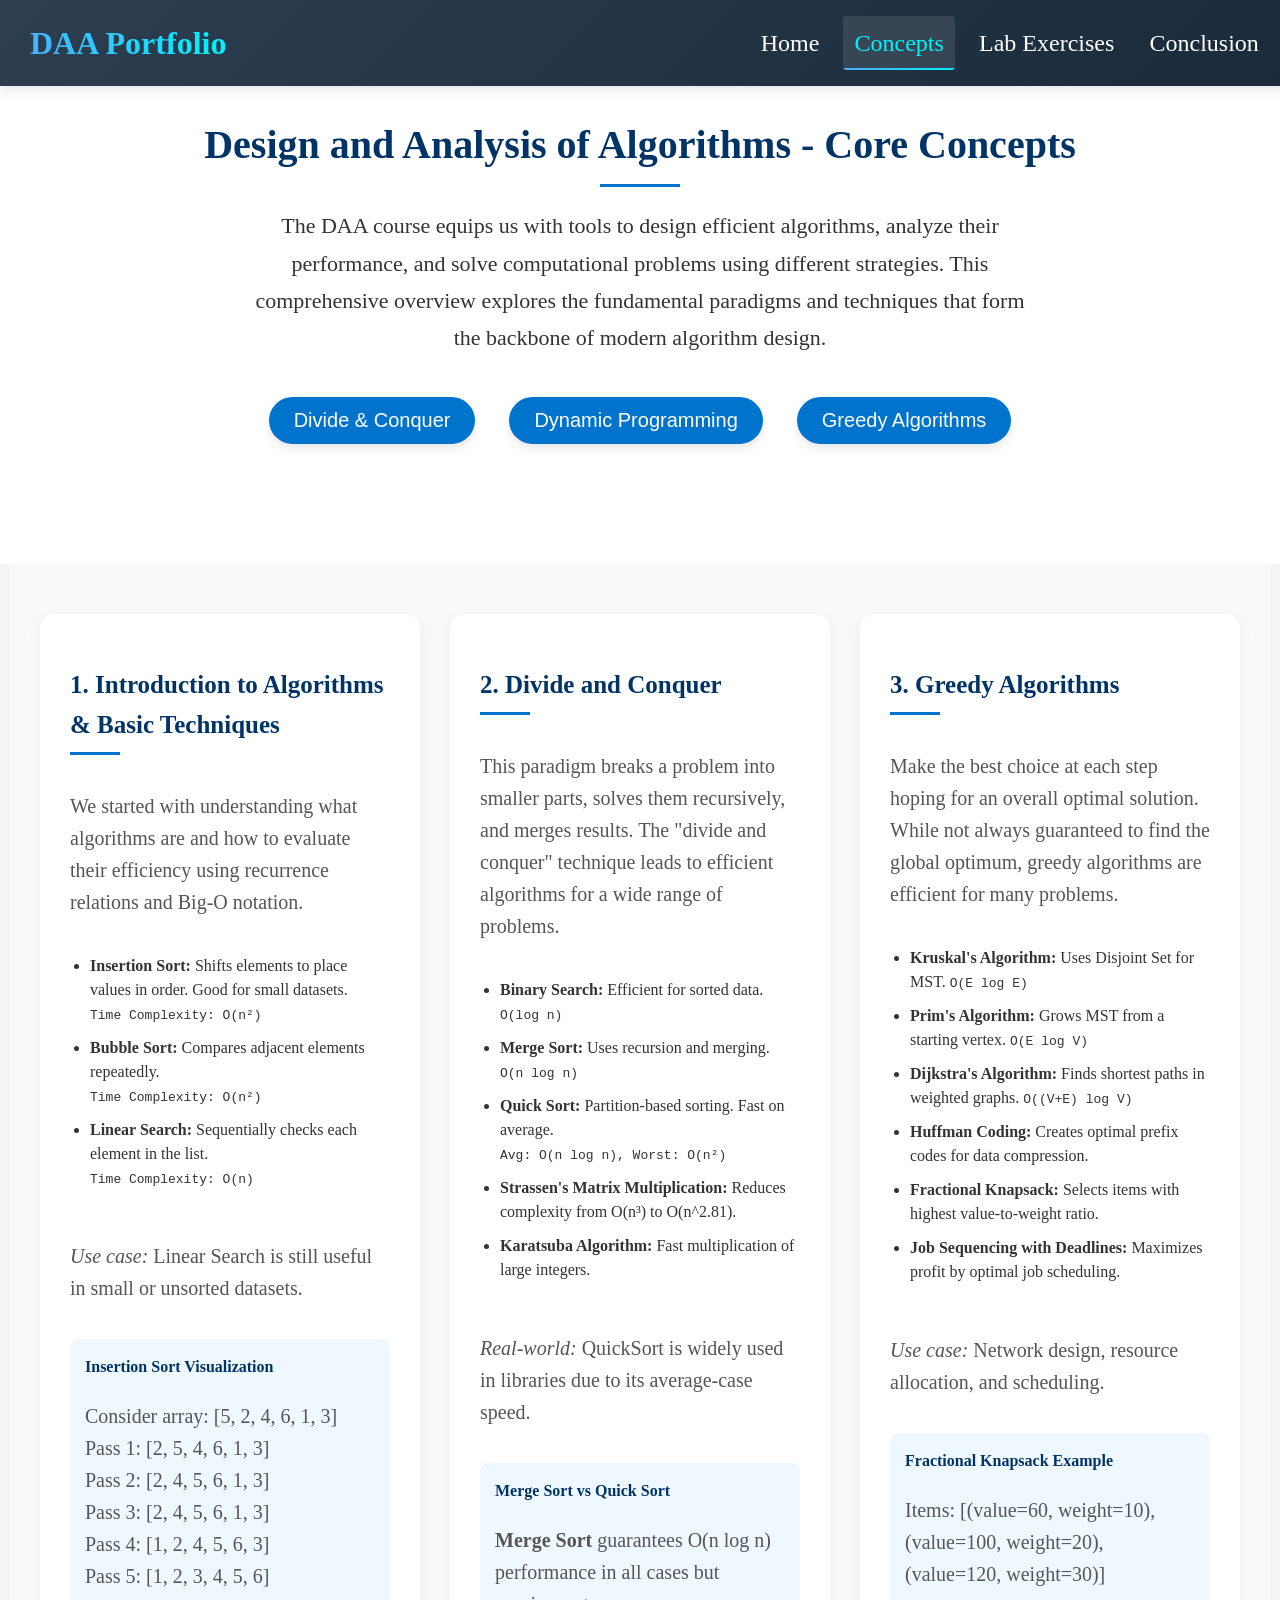
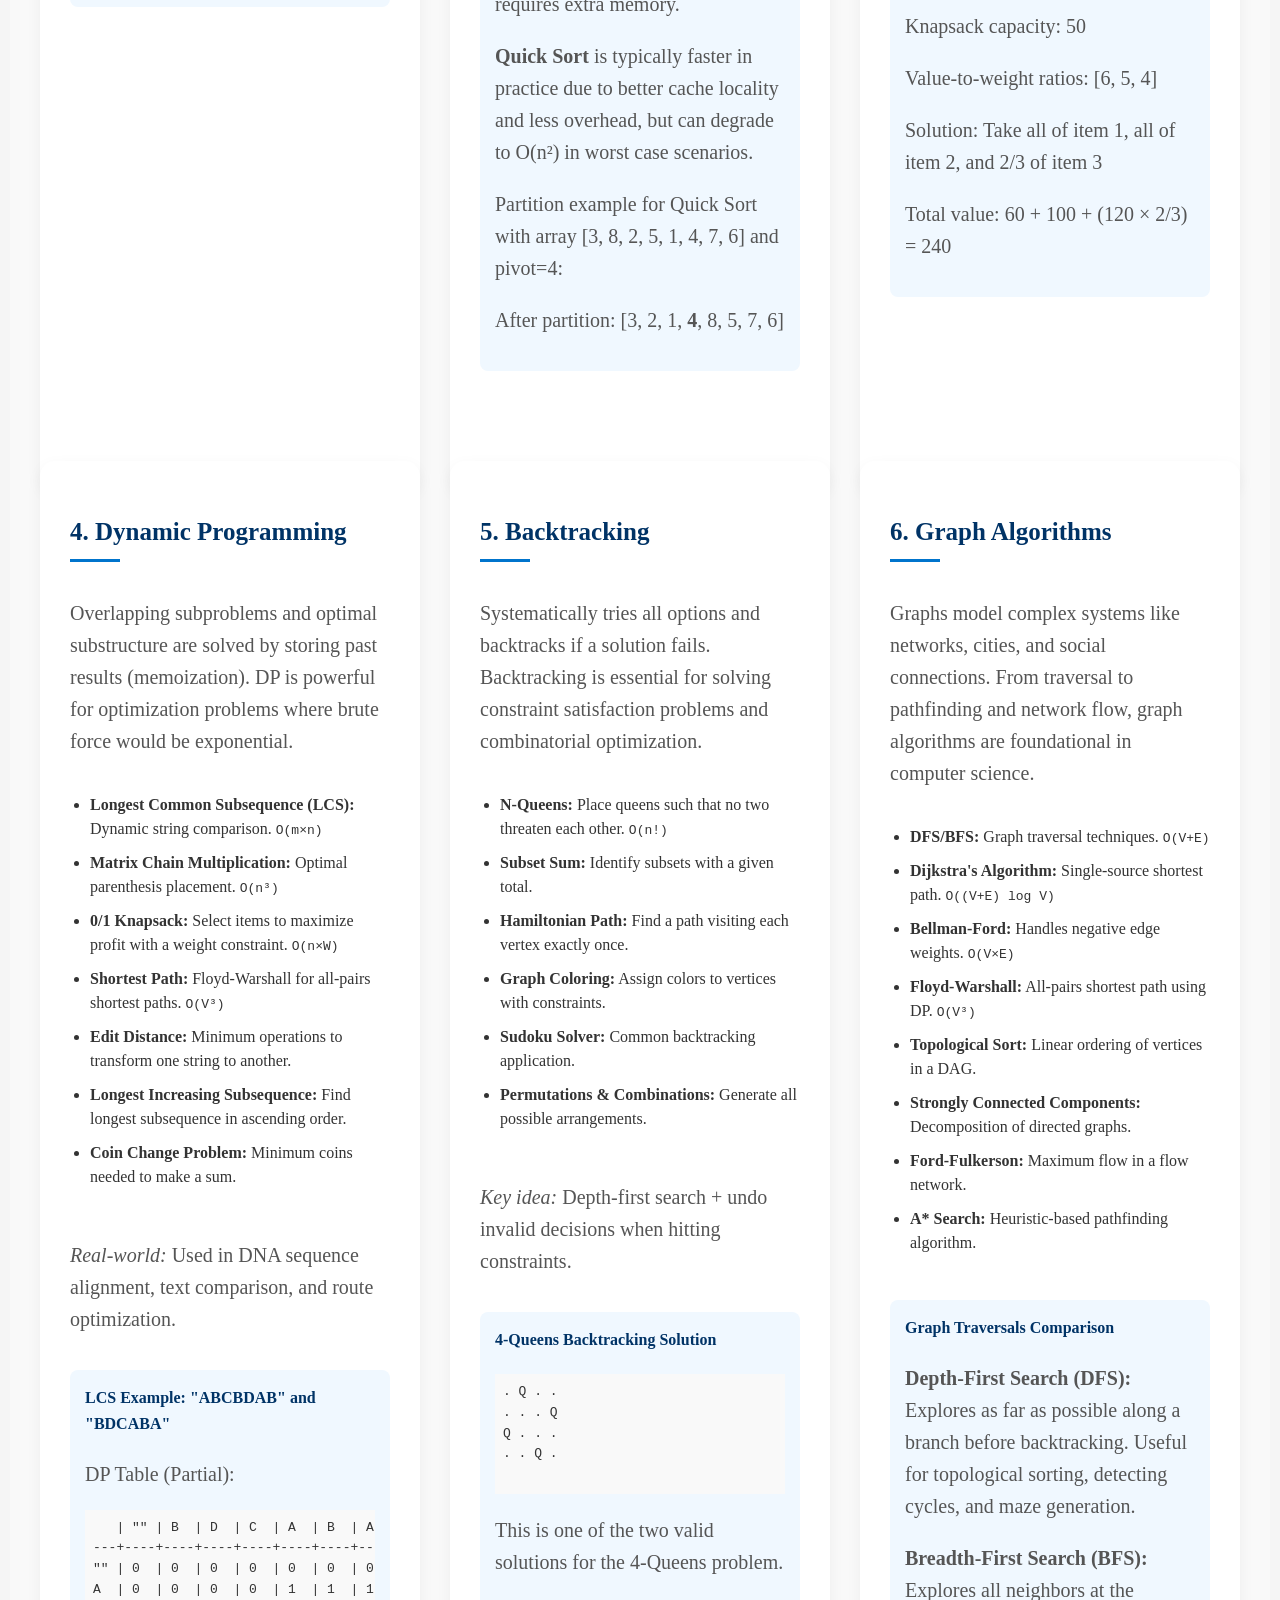
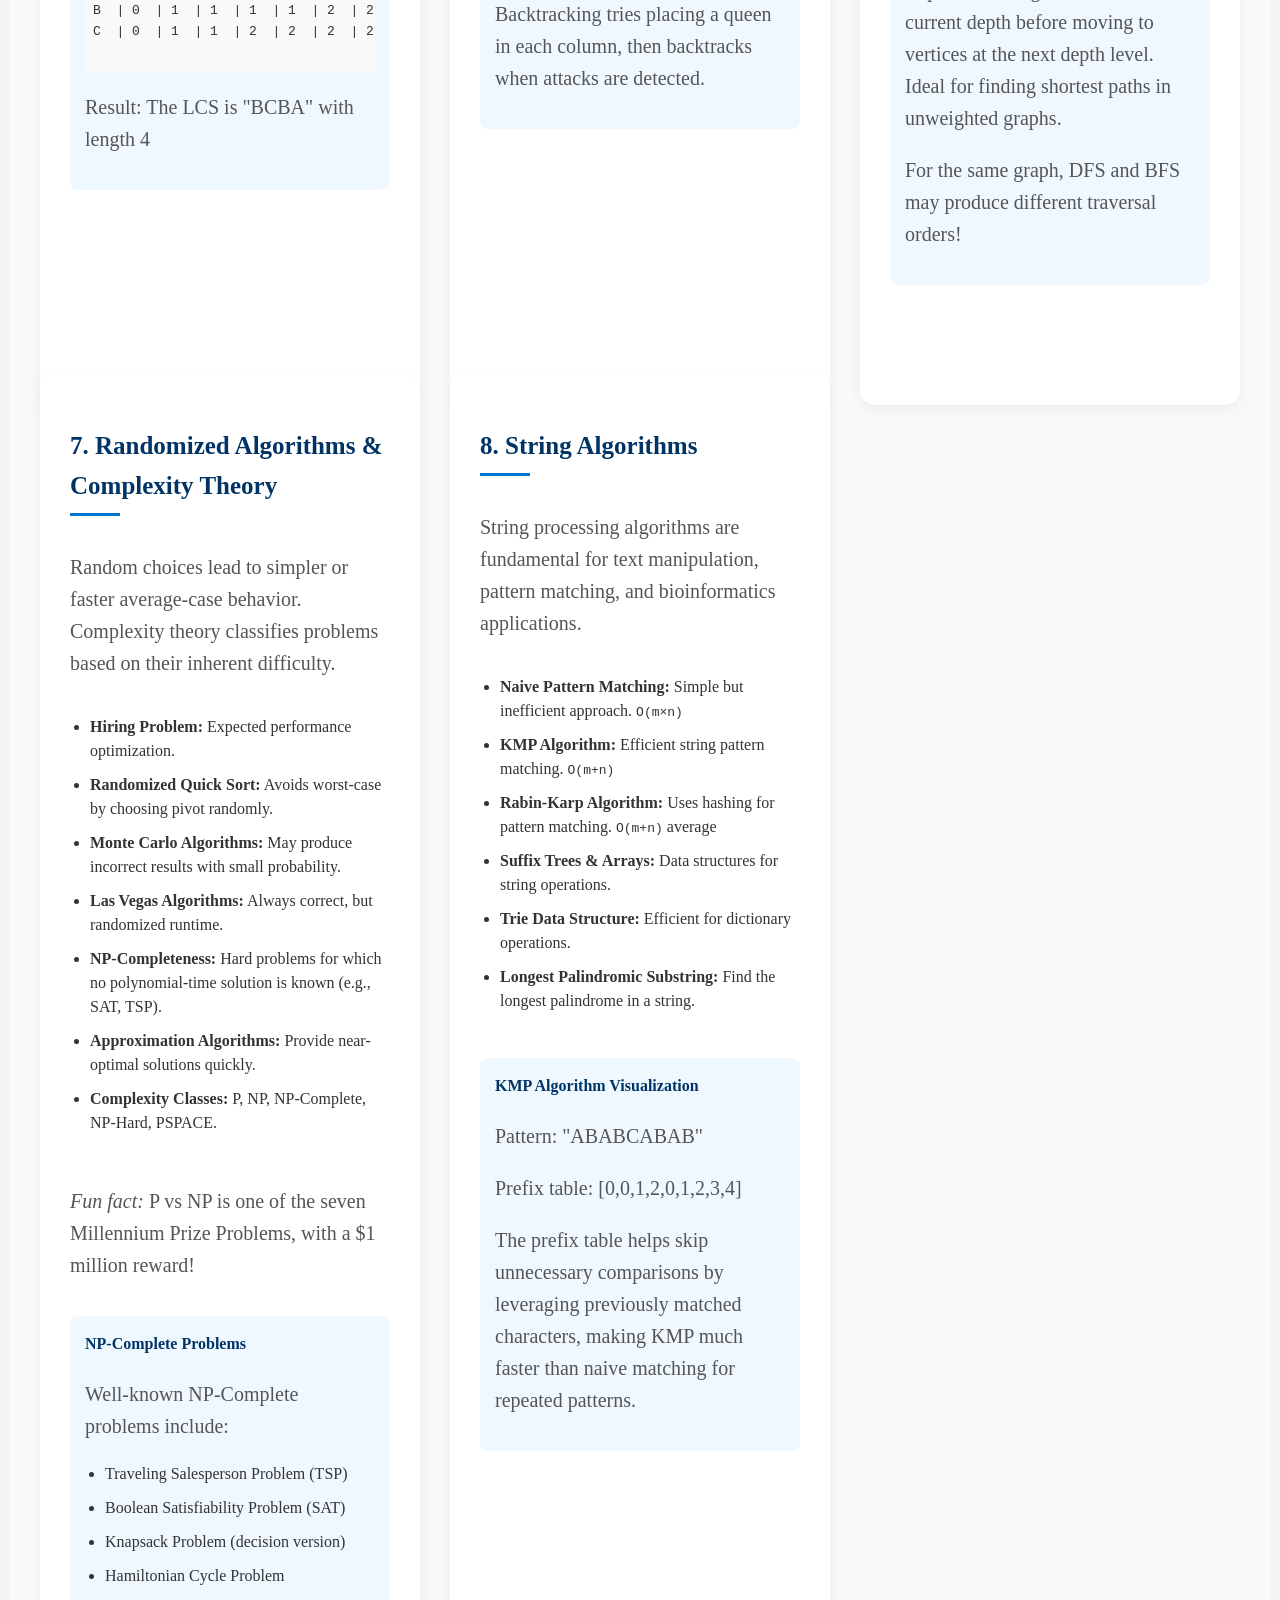
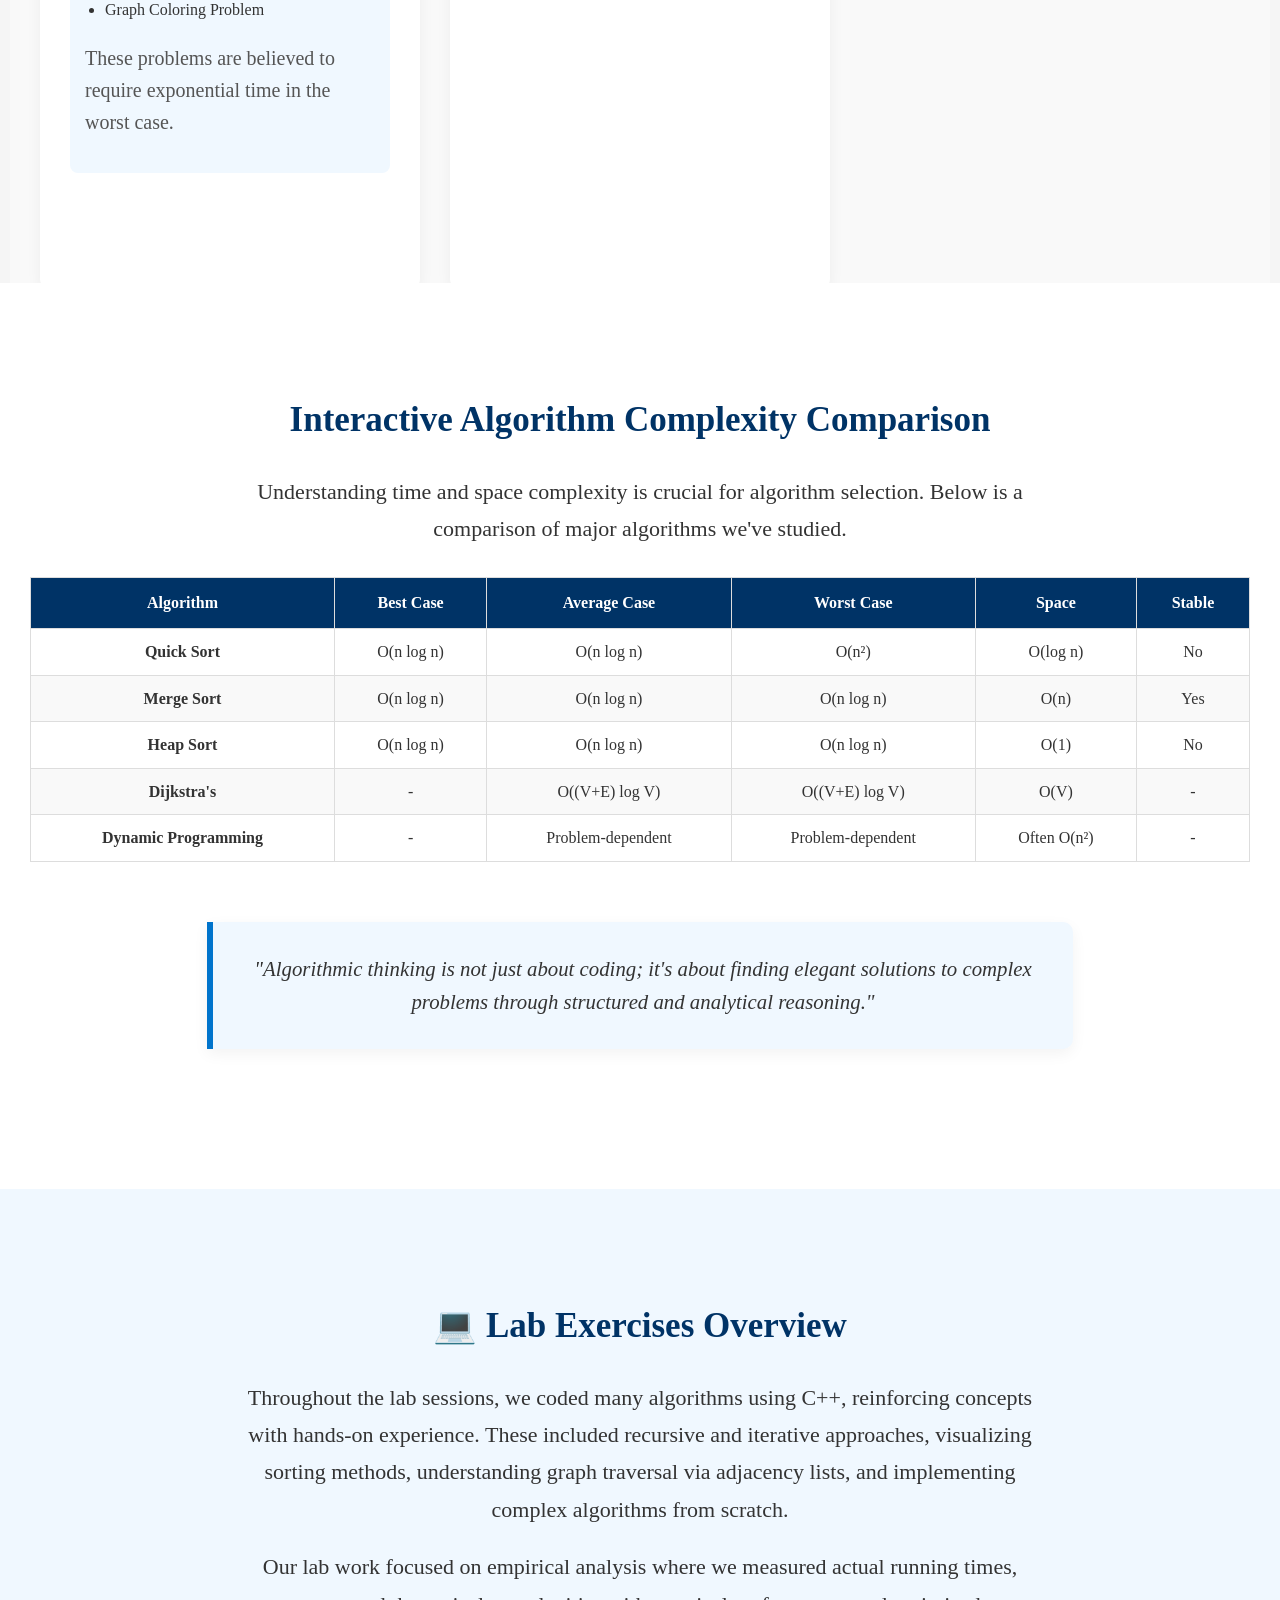
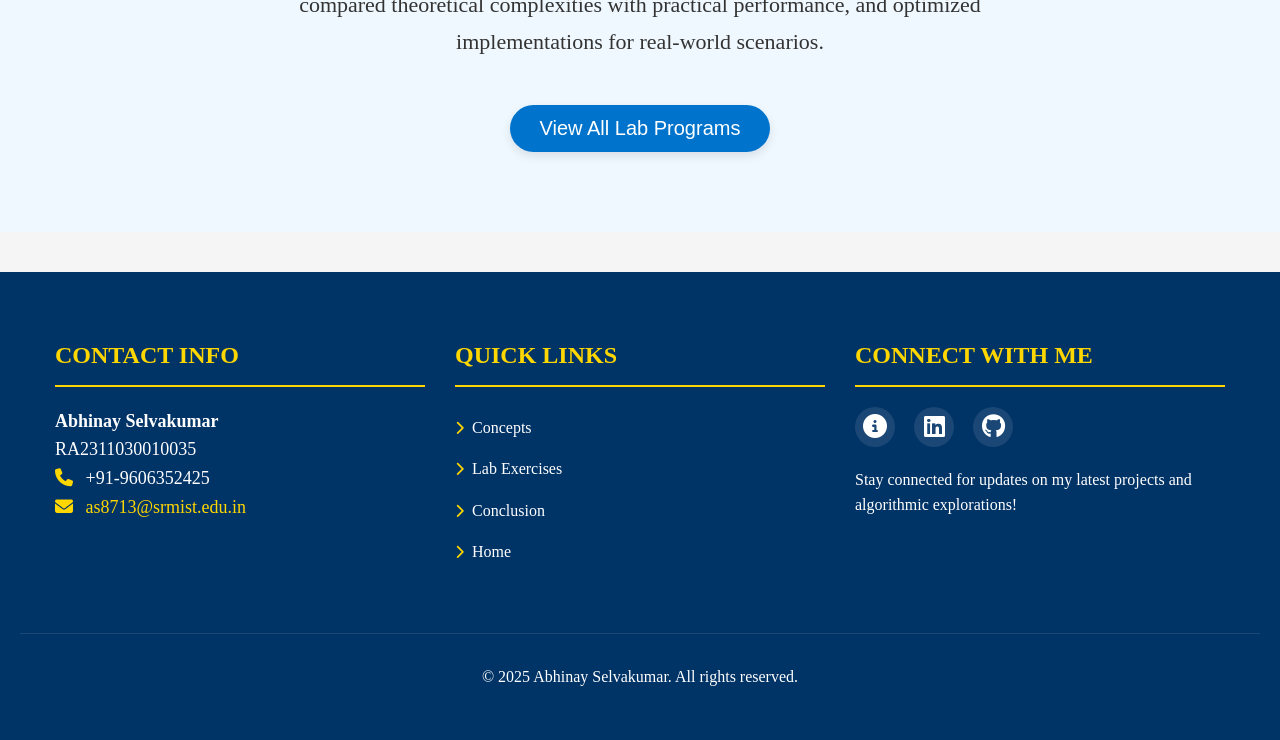
<file: concepts.html>
<!DOCTYPE html>
<html lang="en">
    <head>
        <meta charset="UTF-8" />
        <meta name="viewport" content="width=device-width, initial-scale=1.0"/>
        <title>DAA Concepts</title>
        <link rel="stylesheet" href="style.css" />
        <link href="https://fonts.googleapis.com/css2?family=Roboto:wght@300;400;500;700&display=swap" rel="stylesheet">
        <link rel="stylesheet" href="https://cdnjs.cloudflare.com/ajax/libs/font-awesome/6.5.0/css/all.min.css" crossorigin="anonymous" referrerpolicy="no-referrer" />
      </head>
      
<body>

  <!-- Header -->
  <header>
    <div class="header-left">DAA Portfolio</div>
    <nav class="header-right">
      <a href="index.html">Home</a>
      <a href="concepts.html" class="active">Concepts</a>
      <a href="lab.html">Lab Exercises</a>
      <a href="conclusion.html">Conclusion</a>
    </nav>
    <div class="menu-toggle">
      <i class="fas fa-bars"></i>
    </div>
  </header>

  <!-- Concepts Intro -->
  <section class="section">
    <h1>Design and Analysis of Algorithms - Core Concepts</h1>
    <p>The DAA course equips us with tools to design efficient algorithms, analyze their performance, and solve computational problems using different strategies. This comprehensive overview explores the fundamental paradigms and techniques that form the backbone of modern algorithm design.</p>
    
    <div class="btn-group">
      <button onclick="scrollToSection('divide-conquer')">Divide & Conquer</button>
      <button onclick="scrollToSection('dynamic-programming')">Dynamic Programming</button>
      <button onclick="scrollToSection('greedy')">Greedy Algorithms</button>
    </div>
  </section>

  <!-- Topics -->
  <section class="concepts-section">

    <!-- Topic 1 -->
    <div class="concept" id="basic-techniques">
      <h2>1. Introduction to Algorithms & Basic Techniques</h2>
      <p>We started with understanding what algorithms are and how to evaluate their efficiency using recurrence relations and Big-O notation.</p>
      <ul>
        <li><strong>Insertion Sort:</strong> Shifts elements to place values in order. Good for small datasets.<br><code>Time Complexity: O(n²)</code></li>
        <li><strong>Bubble Sort:</strong> Compares adjacent elements repeatedly.<br><code>Time Complexity: O(n²)</code></li>
        <li><strong>Linear Search:</strong> Sequentially checks each element in the list.<br><code>Time Complexity: O(n)</code></li>
      </ul>
      <p><em>Use case:</em> Linear Search is still useful in small or unsorted datasets.</p>
      <div style="background-color: #f0f8ff; padding: 15px; border-radius: 8px; margin-top: 15px;">
        <h4 style="margin-top: 0; color: #003366;">Insertion Sort Visualization</h4>
        <p style="margin-bottom: 0;">
          Consider array: [5, 2, 4, 6, 1, 3]<br>
          Pass 1: [2, 5, 4, 6, 1, 3]<br>
          Pass 2: [2, 4, 5, 6, 1, 3]<br>
          Pass 3: [2, 4, 5, 6, 1, 3]<br>
          Pass 4: [1, 2, 4, 5, 6, 3]<br>
          Pass 5: [1, 2, 3, 4, 5, 6]
        </p>
      </div>
    </div>

    <!-- Topic 2 -->
    <div class="concept" id="divide-conquer">
      <h2>2. Divide and Conquer</h2>
      <p>This paradigm breaks a problem into smaller parts, solves them recursively, and merges results. The "divide and conquer" technique leads to efficient algorithms for a wide range of problems.</p>
      <ul>
        <li><strong>Binary Search:</strong> Efficient for sorted data.<br><code>O(log n)</code></li>
        <li><strong>Merge Sort:</strong> Uses recursion and merging.<br><code>O(n log n)</code></li>
        <li><strong>Quick Sort:</strong> Partition-based sorting. Fast on average.<br><code>Avg: O(n log n), Worst: O(n²)</code></li>
        <li><strong>Strassen's Matrix Multiplication:</strong> Reduces complexity from O(n³) to O(n^2.81).</li>
        <li><strong>Karatsuba Algorithm:</strong> Fast multiplication of large integers.</li>
      </ul>
      <p><em>Real-world:</em> QuickSort is widely used in libraries due to its average-case speed.</p>
      <div style="background-color: #f0f8ff; padding: 15px; border-radius: 8px; margin-top: 15px;">
        <h4 style="margin-top: 0; color: #003366;">Merge Sort vs Quick Sort</h4>
        <p><strong>Merge Sort</strong> guarantees O(n log n) performance in all cases but requires extra memory.</p>
        <p><strong>Quick Sort</strong> is typically faster in practice due to better cache locality and less overhead, but can degrade to O(n²) in worst case scenarios.</p>
        <p>Partition example for Quick Sort with array [3, 8, 2, 5, 1, 4, 7, 6] and pivot=4:</p>
        <p>After partition: [3, 2, 1, <strong>4</strong>, 8, 5, 7, 6]</p>
      </div>
    </div>

    <!-- Topic 3 -->
    <div class="concept" id="greedy">
      <h2>3. Greedy Algorithms</h2>
      <p>Make the best choice at each step hoping for an overall optimal solution. While not always guaranteed to find the global optimum, greedy algorithms are efficient for many problems.</p>
      <ul>
        <li><strong>Kruskal's Algorithm:</strong> Uses Disjoint Set for MST. <code>O(E log E)</code></li>
        <li><strong>Prim's Algorithm:</strong> Grows MST from a starting vertex. <code>O(E log V)</code></li>
        <li><strong>Dijkstra's Algorithm:</strong> Finds shortest paths in weighted graphs. <code>O((V+E) log V)</code></li>
        <li><strong>Huffman Coding:</strong> Creates optimal prefix codes for data compression.</li>
        <li><strong>Fractional Knapsack:</strong> Selects items with highest value-to-weight ratio.</li>
        <li><strong>Job Sequencing with Deadlines:</strong> Maximizes profit by optimal job scheduling.</li>
      </ul>
      <p><em>Use case:</em> Network design, resource allocation, and scheduling.</p>
      <div style="background-color: #f0f8ff; padding: 15px; border-radius: 8px; margin-top: 15px;">
        <h4 style="margin-top: 0; color: #003366;">Fractional Knapsack Example</h4>
        <p>Items: [(value=60, weight=10), (value=100, weight=20), (value=120, weight=30)]</p>
        <p>Knapsack capacity: 50</p>
        <p>Value-to-weight ratios: [6, 5, 4]</p>
        <p>Solution: Take all of item 1, all of item 2, and 2/3 of item 3</p>
        <p>Total value: 60 + 100 + (120 × 2/3) = 240</p>
      </div>
    </div>

    <!-- Topic 4 -->
    <div class="concept" id="dynamic-programming">
      <h2>4. Dynamic Programming</h2>
      <p>Overlapping subproblems and optimal substructure are solved by storing past results (memoization). DP is powerful for optimization problems where brute force would be exponential.</p>
      <ul>
        <li><strong>Longest Common Subsequence (LCS):</strong> Dynamic string comparison. <code>O(m×n)</code></li>
        <li><strong>Matrix Chain Multiplication:</strong> Optimal parenthesis placement. <code>O(n³)</code></li>
        <li><strong>0/1 Knapsack:</strong> Select items to maximize profit with a weight constraint. <code>O(n×W)</code></li>
        <li><strong>Shortest Path:</strong> Floyd-Warshall for all-pairs shortest paths. <code>O(V³)</code></li>
        <li><strong>Edit Distance:</strong> Minimum operations to transform one string to another.</li>
        <li><strong>Longest Increasing Subsequence:</strong> Find longest subsequence in ascending order.</li>
        <li><strong>Coin Change Problem:</strong> Minimum coins needed to make a sum.</li>
      </ul>
      <p><em>Real-world:</em> Used in DNA sequence alignment, text comparison, and route optimization.</p>
      <div style="background-color: #f0f8ff; padding: 15px; border-radius: 8px; margin-top: 15px;">
        <h4 style="margin-top: 0; color: #003366;">LCS Example: "ABCBDAB" and "BDCABA"</h4>
        <p>DP Table (Partial):</p>
        <pre style="background-color: #f9f9f9; padding: 8px; overflow: auto; font-family: monospace;">
   | "" | B  | D  | C  | A  | B  | A
---+----+----+----+----+----+----+----
"" | 0  | 0  | 0  | 0  | 0  | 0  | 0
A  | 0  | 0  | 0  | 0  | 1  | 1  | 1
B  | 0  | 1  | 1  | 1  | 1  | 2  | 2
C  | 0  | 1  | 1  | 2  | 2  | 2  | 2
        </pre>
        <p>Result: The LCS is "BCBA" with length 4</p>
      </div>
    </div>

    <!-- Topic 5 -->
    <div class="concept" id="backtracking">
      <h2>5. Backtracking</h2>
      <p>Systematically tries all options and backtracks if a solution fails. Backtracking is essential for solving constraint satisfaction problems and combinatorial optimization.</p>
      <ul>
        <li><strong>N-Queens:</strong> Place queens such that no two threaten each other. <code>O(n!)</code></li>
        <li><strong>Subset Sum:</strong> Identify subsets with a given total.</li>
        <li><strong>Hamiltonian Path:</strong> Find a path visiting each vertex exactly once.</li>
        <li><strong>Graph Coloring:</strong> Assign colors to vertices with constraints.</li>
        <li><strong>Sudoku Solver:</strong> Common backtracking application.</li>
        <li><strong>Permutations & Combinations:</strong> Generate all possible arrangements.</li>
      </ul>
      <p><em>Key idea:</em> Depth-first search + undo invalid decisions when hitting constraints.</p>
      <div style="background-color: #f0f8ff; padding: 15px; border-radius: 8px; margin-top: 15px;">
        <h4 style="margin-top: 0; color: #003366;">4-Queens Backtracking Solution</h4>
        <pre style="background-color: #f9f9f9; padding: 8px; overflow: auto; font-family: monospace;">
. Q . .  
. . . Q  
Q . . .  
. . Q .  
        </pre>
        <p>This is one of the two valid solutions for the 4-Queens problem.</p>
        <p>Backtracking tries placing a queen in each column, then backtracks when attacks are detected.</p>
      </div>
    </div>

    <!-- Topic 6 -->
    <div class="concept" id="graph-algorithms">
      <h2>6. Graph Algorithms</h2>
      <p>Graphs model complex systems like networks, cities, and social connections. From traversal to pathfinding and network flow, graph algorithms are foundational in computer science.</p>
      <ul>
        <li><strong>DFS/BFS:</strong> Graph traversal techniques. <code>O(V+E)</code></li>
        <li><strong>Dijkstra's Algorithm:</strong> Single-source shortest path. <code>O((V+E) log V)</code></li>
        <li><strong>Bellman-Ford:</strong> Handles negative edge weights. <code>O(V×E)</code></li>
        <li><strong>Floyd-Warshall:</strong> All-pairs shortest path using DP. <code>O(V³)</code></li>
        <li><strong>Topological Sort:</strong> Linear ordering of vertices in a DAG.</li>
        <li><strong>Strongly Connected Components:</strong> Decomposition of directed graphs.</li>
        <li><strong>Ford-Fulkerson:</strong> Maximum flow in a flow network.</li>
        <li><strong>A* Search:</strong> Heuristic-based pathfinding algorithm.</li>
      </ul>
      <div style="background-color: #f0f8ff; padding: 15px; border-radius: 8px; margin-top: 15px;">
        <h4 style="margin-top: 0; color: #003366;">Graph Traversals Comparison</h4>
        <p><strong>Depth-First Search (DFS):</strong> Explores as far as possible along a branch before backtracking. Useful for topological sorting, detecting cycles, and maze generation.</p>
        <p><strong>Breadth-First Search (BFS):</strong> Explores all neighbors at the current depth before moving to vertices at the next depth level. Ideal for finding shortest paths in unweighted graphs.</p>
        <p>For the same graph, DFS and BFS may produce different traversal orders!</p>
      </div>
    </div>

    <!-- Topic 7 -->
    <div class="concept" id="randomized-complexity">
      <h2>7. Randomized Algorithms & Complexity Theory</h2>
      <p>Random choices lead to simpler or faster average-case behavior. Complexity theory classifies problems based on their inherent difficulty.</p>
      <ul>
        <li><strong>Hiring Problem:</strong> Expected performance optimization.</li>
        <li><strong>Randomized Quick Sort:</strong> Avoids worst-case by choosing pivot randomly.</li>
        <li><strong>Monte Carlo Algorithms:</strong> May produce incorrect results with small probability.</li>
        <li><strong>Las Vegas Algorithms:</strong> Always correct, but randomized runtime.</li>
        <li><strong>NP-Completeness:</strong> Hard problems for which no polynomial-time solution is known (e.g., SAT, TSP).</li>
        <li><strong>Approximation Algorithms:</strong> Provide near-optimal solutions quickly.</li>
        <li><strong>Complexity Classes:</strong> P, NP, NP-Complete, NP-Hard, PSPACE.</li>
      </ul>
      <p><em>Fun fact:</em> P vs NP is one of the seven Millennium Prize Problems, with a $1 million reward!</p>
      <div style="background-color: #f0f8ff; padding: 15px; border-radius: 8px; margin-top: 15px;">
        <h4 style="margin-top: 0; color: #003366;">NP-Complete Problems</h4>
        <p>Well-known NP-Complete problems include:</p>
        <ul style="margin-bottom: 0;">
          <li>Traveling Salesperson Problem (TSP)</li>
          <li>Boolean Satisfiability Problem (SAT)</li>
          <li>Knapsack Problem (decision version)</li>
          <li>Hamiltonian Cycle Problem</li>
          <li>Graph Coloring Problem</li>
        </ul>
        <p>These problems are believed to require exponential time in the worst case.</p>
      </div>
    </div>

    <!-- New Topic 8 -->
    <div class="concept" id="string-algorithms">
      <h2>8. String Algorithms</h2>
      <p>String processing algorithms are fundamental for text manipulation, pattern matching, and bioinformatics applications.</p>
      <ul>
        <li><strong>Naive Pattern Matching:</strong> Simple but inefficient approach. <code>O(m×n)</code></li>
        <li><strong>KMP Algorithm:</strong> Efficient string pattern matching. <code>O(m+n)</code></li>
        <li><strong>Rabin-Karp Algorithm:</strong> Uses hashing for pattern matching. <code>O(m+n)</code> average</li>
        <li><strong>Suffix Trees & Arrays:</strong> Data structures for string operations.</li>
        <li><strong>Trie Data Structure:</strong> Efficient for dictionary operations.</li>
        <li><strong>Longest Palindromic Substring:</strong> Find the longest palindrome in a string.</li>
      </ul>
      <div style="background-color: #f0f8ff; padding: 15px; border-radius: 8px; margin-top: 15px;">
        <h4 style="margin-top: 0; color: #003366;">KMP Algorithm Visualization</h4>
        <p>Pattern: "ABABCABAB"</p>
        <p>Prefix table: [0,0,1,2,0,1,2,3,4]</p>
        <p>The prefix table helps skip unnecessary comparisons by leveraging previously matched characters, making KMP much faster than naive matching for repeated patterns.</p>
      </div>
    </div>

  </section>

  <!-- Interactive Section -->
  <section class="section">
    <h2>Interactive Algorithm Complexity Comparison</h2>
    <p>Understanding time and space complexity is crucial for algorithm selection. Below is a comparison of major algorithms we've studied.</p>
    
    <div style="overflow-x: auto; margin: 30px 0;">
      <table style="width: 100%; border-collapse: collapse; text-align: center;">
        <thead>
          <tr style="background-color: #003366; color: white;">
            <th style="padding: 12px; border: 1px solid #ddd;">Algorithm</th>
            <th style="padding: 12px; border: 1px solid #ddd;">Best Case</th>
            <th style="padding: 12px; border: 1px solid #ddd;">Average Case</th>
            <th style="padding: 12px; border: 1px solid #ddd;">Worst Case</th>
            <th style="padding: 12px; border: 1px solid #ddd;">Space</th>
            <th style="padding: 12px; border: 1px solid #ddd;">Stable</th>
          </tr>
        </thead>
        <tbody>
          <tr>
            <td style="padding: 10px; border: 1px solid #ddd; font-weight: bold;">Quick Sort</td>
            <td style="padding: 10px; border: 1px solid #ddd;">O(n log n)</td>
            <td style="padding: 10px; border: 1px solid #ddd;">O(n log n)</td>
            <td style="padding: 10px; border: 1px solid #ddd;">O(n²)</td>
            <td style="padding: 10px; border: 1px solid #ddd;">O(log n)</td>
            <td style="padding: 10px; border: 1px solid #ddd;">No</td>
          </tr>
          <tr style="background-color: #f9f9f9;">
            <td style="padding: 10px; border: 1px solid #ddd; font-weight: bold;">Merge Sort</td>
            <td style="padding: 10px; border: 1px solid #ddd;">O(n log n)</td>
            <td style="padding: 10px; border: 1px solid #ddd;">O(n log n)</td>
            <td style="padding: 10px; border: 1px solid #ddd;">O(n log n)</td>
            <td style="padding: 10px; border: 1px solid #ddd;">O(n)</td>
            <td style="padding: 10px; border: 1px solid #ddd;">Yes</td>
          </tr>
          <tr>
            <td style="padding: 10px; border: 1px solid #ddd; font-weight: bold;">Heap Sort</td>
            <td style="padding: 10px; border: 1px solid #ddd;">O(n log n)</td>
            <td style="padding: 10px; border: 1px solid #ddd;">O(n log n)</td>
            <td style="padding: 10px; border: 1px solid #ddd;">O(n log n)</td>
            <td style="padding: 10px; border: 1px solid #ddd;">O(1)</td>
            <td style="padding: 10px; border: 1px solid #ddd;">No</td>
          </tr>
          <tr style="background-color: #f9f9f9;">
            <td style="padding: 10px; border: 1px solid #ddd; font-weight: bold;">Dijkstra's</td>
            <td style="padding: 10px; border: 1px solid #ddd;">-</td>
            <td style="padding: 10px; border: 1px solid #ddd;">O((V+E) log V)</td>
            <td style="padding: 10px; border: 1px solid #ddd;">O((V+E) log V)</td>
            <td style="padding: 10px; border: 1px solid #ddd;">O(V)</td>
            <td style="padding: 10px; border: 1px solid #ddd;">-</td>
          </tr>
          <tr>
            <td style="padding: 10px; border: 1px solid #ddd; font-weight: bold;">Dynamic Programming</td>
            <td style="padding: 10px; border: 1px solid #ddd;">-</td>
            <td style="padding: 10px; border: 1px solid #ddd;">Problem-dependent</td>
            <td style="padding: 10px; border: 1px solid #ddd;">Problem-dependent</td>
            <td style="padding: 10px; border: 1px solid #ddd;">Often O(n²)</td>
            <td style="padding: 10px; border: 1px solid #ddd;">-</td>
          </tr>
        </tbody>
      </table>
    </div>

    <div class="quote">
      "Algorithmic thinking is not just about coding; it's about finding elegant solutions to complex problems through structured and analytical reasoning."
    </div>
  </section>

  <!-- Lab Exercises CTA -->
  <section class="section lab-brief">
    <h2>💻 Lab Exercises Overview</h2>
    <p>Throughout the lab sessions, we coded many algorithms using C++, reinforcing concepts with hands-on experience. These included recursive and iterative approaches, visualizing sorting methods, understanding graph traversal via adjacency lists, and implementing complex algorithms from scratch.</p>
    <p>Our lab work focused on empirical analysis where we measured actual running times, compared theoretical complexities with practical performance, and optimized implementations for real-world scenarios.</p>
    <button onclick="goToLab()">View All Lab Programs</button>
  </section>

  <footer style="background-color: #003366; color: white; padding: 40px 20px; margin-top: 40px;">
    <div style="display: flex; flex-wrap: wrap; justify-content: space-between; max-width: 1200px; margin: 0 auto; text-align: left;">
        <!-- Contact Information Section -->
        <div style="flex: 1; min-width: 300px; margin-bottom: 30px; padding: 0 15px;">
            <h3 style="font-size: 24px; margin-bottom: 20px; color: #FFD700; border-bottom: 2px solid #FFD700; padding-bottom: 10px;">CONTACT INFO</h3>
            <p style="margin: 10px 0; font-size: 18px; line-height: 1.6;">
                <strong>Abhinay Selvakumar</strong><br>
                RA2311030010035<br>
                <i class="fas fa-phone" style="margin-right: 8px; color: #FFD700;"></i> +91-9606352425<br>
                <i class="fas fa-envelope" style="margin-right: 8px; color: #FFD700;"></i> <a href="mailto:as8713@srmist.edu.in" style="color: #FFD700; text-decoration: none;">as8713@srmist.edu.in</a>
            </p>
        </div>
        
        <!-- Quick Links Section -->
        <div style="flex: 1; min-width: 300px; margin-bottom: 30px; padding: 0 15px;">
            <h3 style="font-size: 24px; margin-bottom: 20px; color: #FFD700; border-bottom: 2px solid #FFD700; padding-bottom: 10px;">QUICK LINKS</h3>
            <nav style="display: flex; flex-direction: column;">
                <a href="concepts.html" style="color: white; margin: 8px 0; text-decoration: none; transition: all 0.3s ease;"><i class="fas fa-chevron-right" style="margin-right: 8px; color: #FFD700; font-size: 14px;"></i>Concepts</a>
                <a href="lab.html" style="color: white; margin: 8px 0; text-decoration: none; transition: all 0.3s ease;"><i class="fas fa-chevron-right" style="margin-right: 8px; color: #FFD700; font-size: 14px;"></i>Lab Exercises</a>
                <a href="conclusion.html" style="color: white; margin: 8px 0; text-decoration: none; transition: all 0.3s ease;"><i class="fas fa-chevron-right" style="margin-right: 8px; color: #FFD700; font-size: 14px;"></i>Conclusion</a>
                <a href="index.html" style="color: white; margin: 8px 0; text-decoration: none; transition: all 0.3s ease;"><i class="fas fa-chevron-right" style="margin-right: 8px; color: #FFD700; font-size: 14px;"></i>Home</a>
            </nav>
        </div>
        
        <!-- Connect Section -->
        <div style="flex: 1; min-width: 300px; margin-bottom: 30px; padding: 0 15px;">
            <h3 style="font-size: 24px; margin-bottom: 20px; color: #FFD700; border-bottom: 2px solid #FFD700; padding-bottom: 10px;">CONNECT WITH ME</h3>
            <div class="social-icons" style="margin: 20px 0;">
                <a href="#" target="_blank" style="display: inline-block; color: white; margin: 0 15px 0 0; font-size: 24px; background-color: rgba(255,255,255,0.1); width: 40px; height: 40px; line-height: 40px; text-align: center; border-radius: 50%; transition: all 0.3s ease;"><i class="fas fa-info-circle"></i></a>
                <a href="#" target="_blank" style="display: inline-block; color: white; margin: 0 15px 0 0; font-size: 24px; background-color: rgba(255,255,255,0.1); width: 40px; height: 40px; line-height: 40px; text-align: center; border-radius: 50%; transition: all 0.3s ease;"><i class="fab fa-linkedin"></i></a>
                <a href="#" target="_blank" style="display: inline-block; color: white; margin: 0 15px 0 0; font-size: 24px; background-color: rgba(255,255,255,0.1); width: 40px; height: 40px; line-height: 40px; text-align: center; border-radius: 50%; transition: all 0.3s ease;"><i class="fab fa-github"></i></a>
            </div>
            <p style="margin-top: 20px; font-size: 16px;">Stay connected for updates on my latest projects and algorithmic explorations!</p>
        </div>
    </div>
    
    <!-- Copyright Section -->
    <div style="border-top: 1px solid rgba(255,255,255,0.1); padding-top: 20px; margin-top: 10px; text-align: center;">
        <p style="font-size: 16px;">&copy; 2025 Abhinay Selvakumar. All rights reserved.</p>
    </div>
</footer>

  <!-- Back to top button -->
  <button id="backToTopBtn" title="Go to top">↑</button>

  <script>
    // Function to navigate to lab page
    function goToLab() {
      window.location.href = "lab.html";
    }
    
    // Function to scroll to specific section
    function scrollToSection(id) {
      const element = document.getElementById(id);
      if (element) {
        element.scrollIntoView({ behavior: 'smooth' });
      }
    }
    
    // Back to top button functionality
    const backToTopBtn = document.getElementById("backToTopBtn");
    
    window.onscroll = function() {
      if (document.body.scrollTop > 200 || document.documentElement.scrollTop > 200) {
        backToTopBtn.style.display = "block";
      } else {
        backToTopBtn.style.display = "none";
      }
      
      // Header scroll effect
      const header = document.querySelector('header');
      if (document.body.scrollTop > 50 || document.documentElement.scrollTop > 50) {
        header.classList.add('scrolled');
      } else {
        header.classList.remove('scrolled');
      }
    };
    
    backToTopBtn.addEventListener("click", function() {
      window.scrollTo({top: 0, behavior: 'smooth'});
    });
    
    // Mobile menu toggle
    const menuToggle = document.querySelector('.menu-toggle');
    const headerRight = document.querySelector('.header-right');
    
    if (menuToggle) {
      menuToggle.addEventListener('click', function() {
        headerRight.classList.toggle('show');
      });
    }
  </script>

</body>
</html>
</file>
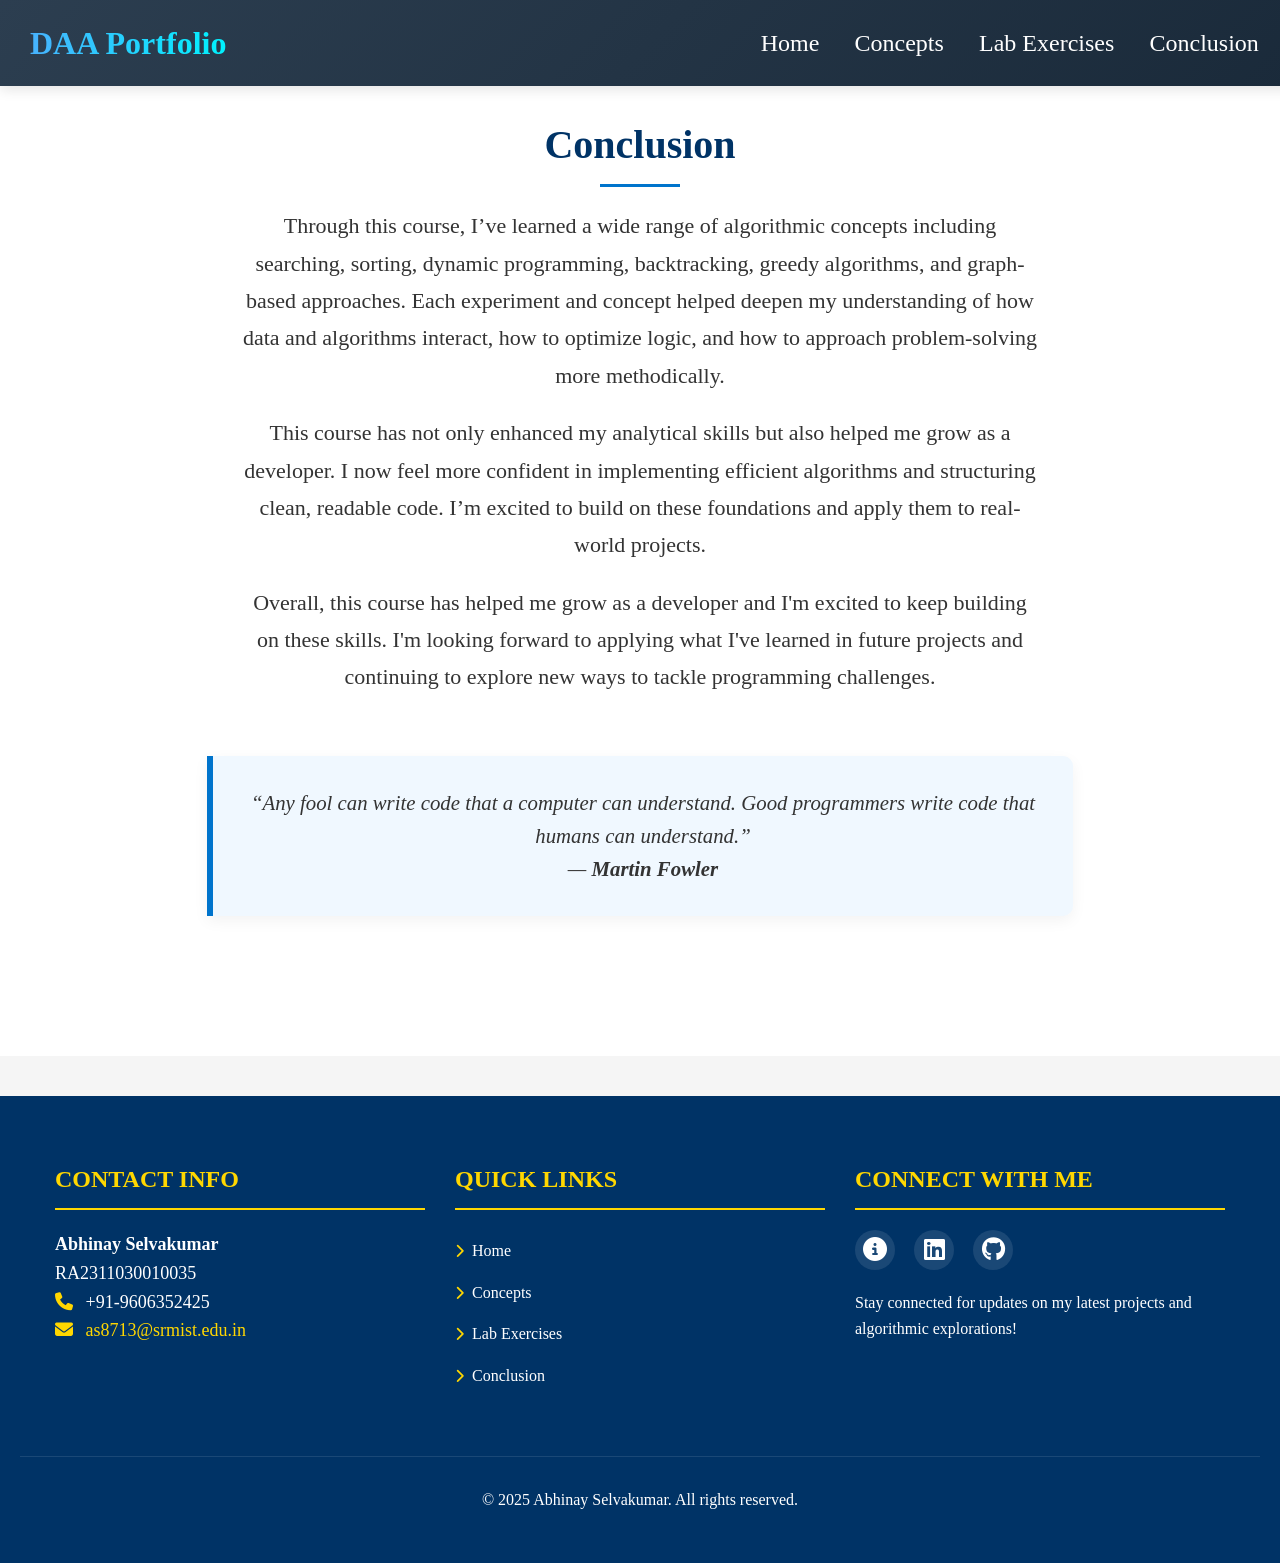
<file: conclusion.html>
<!DOCTYPE html>
<html lang="en">
    <head>
        <meta charset="UTF-8" />
        <meta name="viewport" content="width=device-width, initial-scale=1.0"/>
        <title>Conclusion</title>
        <link rel="stylesheet" href="style.css" />
        <link href="https://fonts.googleapis.com/css2?family=Roboto:wght@300;400;500;700&display=swap" rel="stylesheet">
        <link rel="stylesheet" href="https://cdnjs.cloudflare.com/ajax/libs/font-awesome/6.5.0/css/all.min.css" crossorigin="anonymous" referrerpolicy="no-referrer" />
      </head>
      
<body>

  <!-- Header -->
  <header>
    <div class="header-left">DAA Portfolio</div>
    <nav class="header-right">
      <a href="index.html">Home</a>
      <a href="concepts.html">Concepts</a>
      <a href="lab.html">Lab Exercises</a>
      <a href="conclusion.html">Conclusion</a>
    </nav>
  </header>

  <!-- Conclusion Content -->
  <section class="section">
    <h1>Conclusion</h1>
    <p>
      Through this course, I’ve learned a wide range of algorithmic concepts including searching, sorting, dynamic programming, backtracking, greedy algorithms, and graph-based approaches. 
      Each experiment and concept helped deepen my understanding of how data and algorithms interact, how to optimize logic, and how to approach problem-solving more methodically.
    </p>
    <p>
      This course has not only enhanced my analytical skills but also helped me grow as a developer. I now feel more confident in implementing efficient algorithms and structuring clean, readable code. 
      I’m excited to build on these foundations and apply them to real-world projects.
    </p>
    <p>
      Overall, this course has helped me grow as a developer and I'm excited to keep building on these skills. I'm looking forward to applying what I've learned in future projects 
      and continuing to explore new ways to tackle programming challenges.
    </p>

    <blockquote class="quote">
      “Any fool can write code that a computer can understand. Good programmers write code that humans can understand.”<br />
      — <strong>Martin Fowler</strong>
    </blockquote>
  </section>

  <footer style="background-color: #003366; color: white; padding: 40px 20px; margin-top: 40px;">
    <div style="display: flex; flex-wrap: wrap; justify-content: space-between; max-width: 1200px; margin: 0 auto; text-align: left;">
        <!-- Contact Information Section -->
        <div style="flex: 1; min-width: 300px; margin-bottom: 30px; padding: 0 15px;">
            <h3 style="font-size: 24px; margin-bottom: 20px; color: #FFD700; border-bottom: 2px solid #FFD700; padding-bottom: 10px;">CONTACT INFO</h3>
            <p style="margin: 10px 0; font-size: 18px; line-height: 1.6;">
                <strong>Abhinay Selvakumar</strong><br>
                RA2311030010035<br>
                <i class="fas fa-phone" style="margin-right: 8px; color: #FFD700;"></i> +91-9606352425<br>
                <i class="fas fa-envelope" style="margin-right: 8px; color: #FFD700;"></i> <a href="mailto:as8713@srmist.edu.in" style="color: #FFD700; text-decoration: none;">as8713@srmist.edu.in</a>
            </p>
        </div>
        
        <!-- Quick Links Section -->
        <div style="flex: 1; min-width: 300px; margin-bottom: 30px; padding: 0 15px;">
            <h3 style="font-size: 24px; margin-bottom: 20px; color: #FFD700; border-bottom: 2px solid #FFD700; padding-bottom: 10px;">QUICK LINKS</h3>
            <nav style="display: flex; flex-direction: column;">
                <a href="index.html" style="color: white; margin: 8px 0; text-decoration: none; transition: all 0.3s ease;"><i class="fas fa-chevron-right" style="margin-right: 8px; color: #FFD700; font-size: 14px;"></i>Home</a>
                <a href="concepts.html" style="color: white; margin: 8px 0; text-decoration: none; transition: all 0.3s ease;"><i class="fas fa-chevron-right" style="margin-right: 8px; color: #FFD700; font-size: 14px;"></i>Concepts</a>
                <a href="lab.html" style="color: white; margin: 8px 0; text-decoration: none; transition: all 0.3s ease;"><i class="fas fa-chevron-right" style="margin-right: 8px; color: #FFD700; font-size: 14px;"></i>Lab Exercises</a>
                <a href="conclusion.html" style="color: white; margin: 8px 0; text-decoration: none; transition: all 0.3s ease;"><i class="fas fa-chevron-right" style="margin-right: 8px; color: #FFD700; font-size: 14px;"></i>Conclusion</a>
            </nav>
        </div>
        
        <!-- Connect Section -->
        <div style="flex: 1; min-width: 300px; margin-bottom: 30px; padding: 0 15px;">
            <h3 style="font-size: 24px; margin-bottom: 20px; color: #FFD700; border-bottom: 2px solid #FFD700; padding-bottom: 10px;">CONNECT WITH ME</h3>
            <div class="social-icons" style="margin: 20px 0;">
                <a href="#" target="_blank" style="display: inline-block; color: white; margin: 0 15px 0 0; font-size: 24px; background-color: rgba(255,255,255,0.1); width: 40px; height: 40px; line-height: 40px; text-align: center; border-radius: 50%; transition: all 0.3s ease;"><i class="fas fa-info-circle"></i></a>
                <a href="#" target="_blank" style="display: inline-block; color: white; margin: 0 15px 0 0; font-size: 24px; background-color: rgba(255,255,255,0.1); width: 40px; height: 40px; line-height: 40px; text-align: center; border-radius: 50%; transition: all 0.3s ease;"><i class="fab fa-linkedin"></i></a>
                <a href="#" target="_blank" style="display: inline-block; color: white; margin: 0 15px 0 0; font-size: 24px; background-color: rgba(255,255,255,0.1); width: 40px; height: 40px; line-height: 40px; text-align: center; border-radius: 50%; transition: all 0.3s ease;"><i class="fab fa-github"></i></a>
            </div>
            <p style="margin-top: 20px; font-size: 16px;">Stay connected for updates on my latest projects and algorithmic explorations!</p>
        </div>
    </div>
    
    <!-- Copyright Section -->
    <div style="border-top: 1px solid rgba(255,255,255,0.1); padding-top: 20px; margin-top: 10px; text-align: center;">
        <p style="font-size: 16px;">&copy; 2025 Abhinay Selvakumar. All rights reserved.</p>
    </div>
</footer>

</body>
</html>
</file>
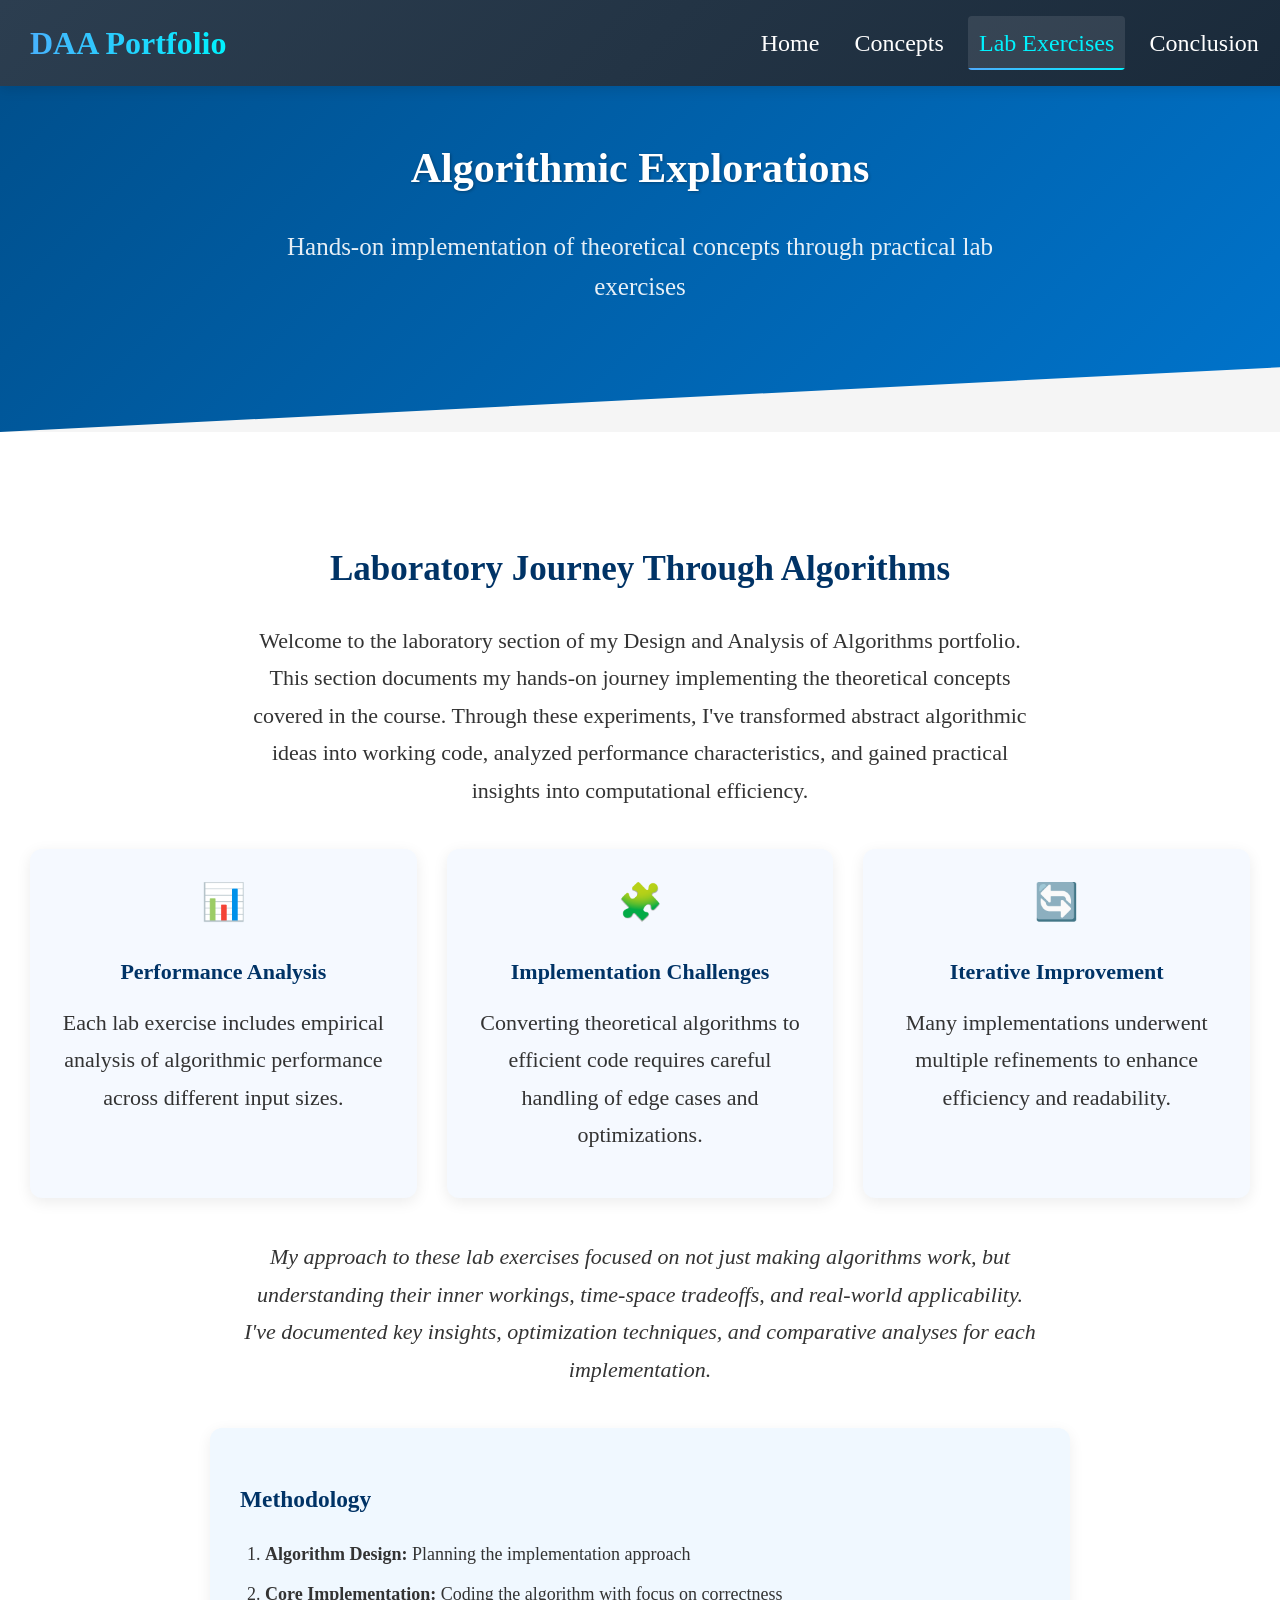
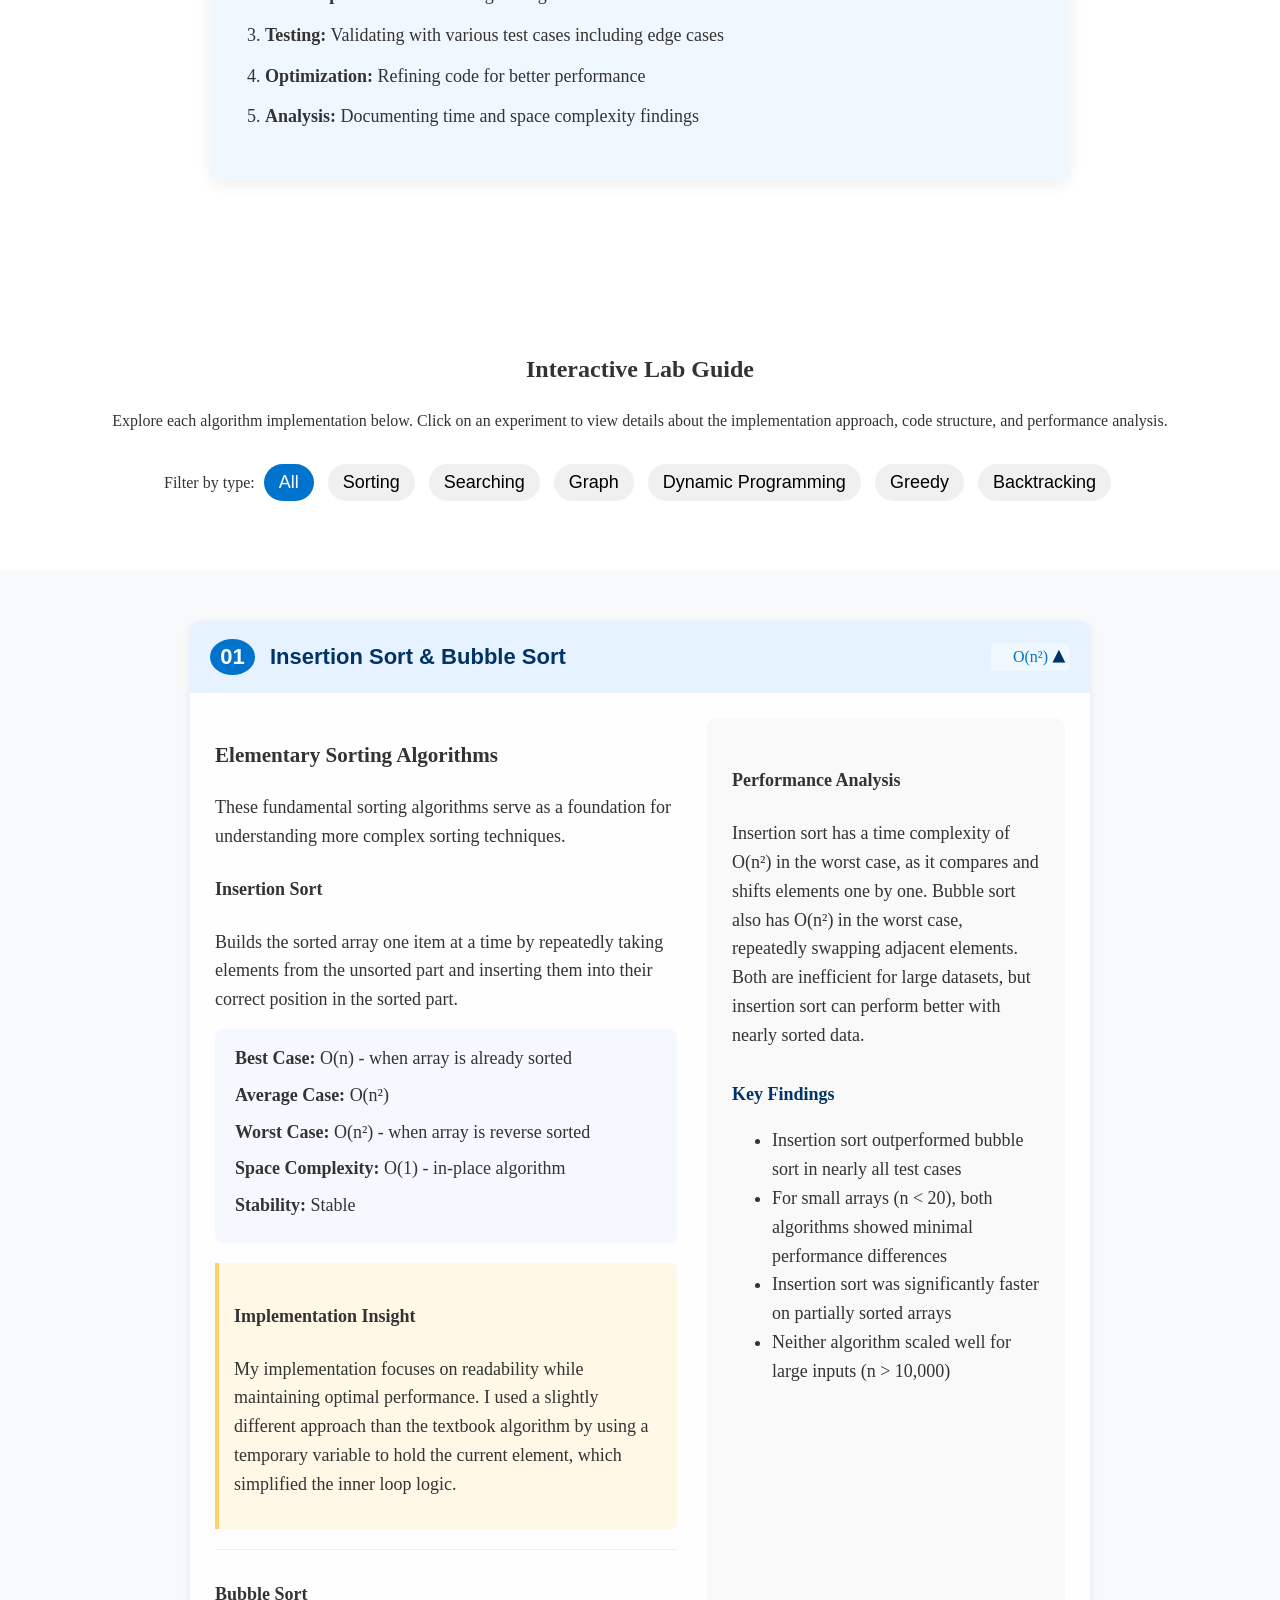
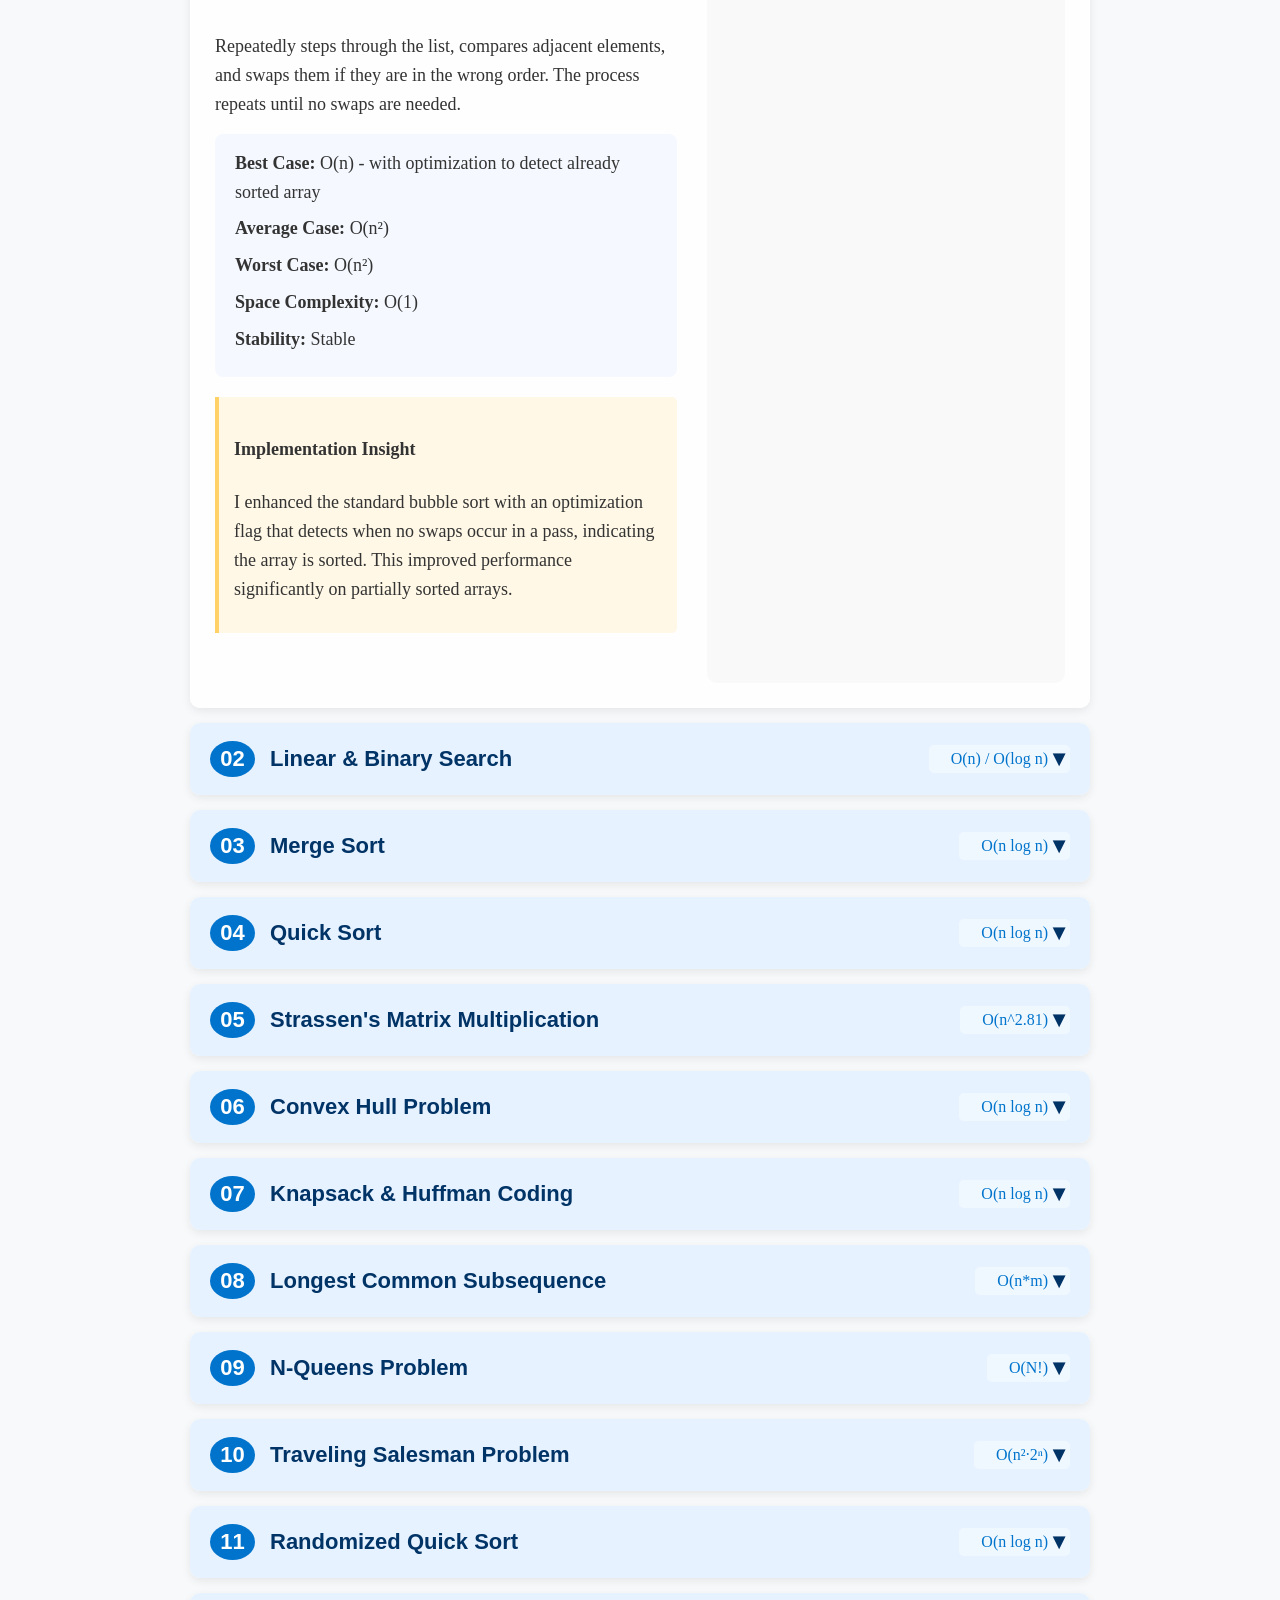
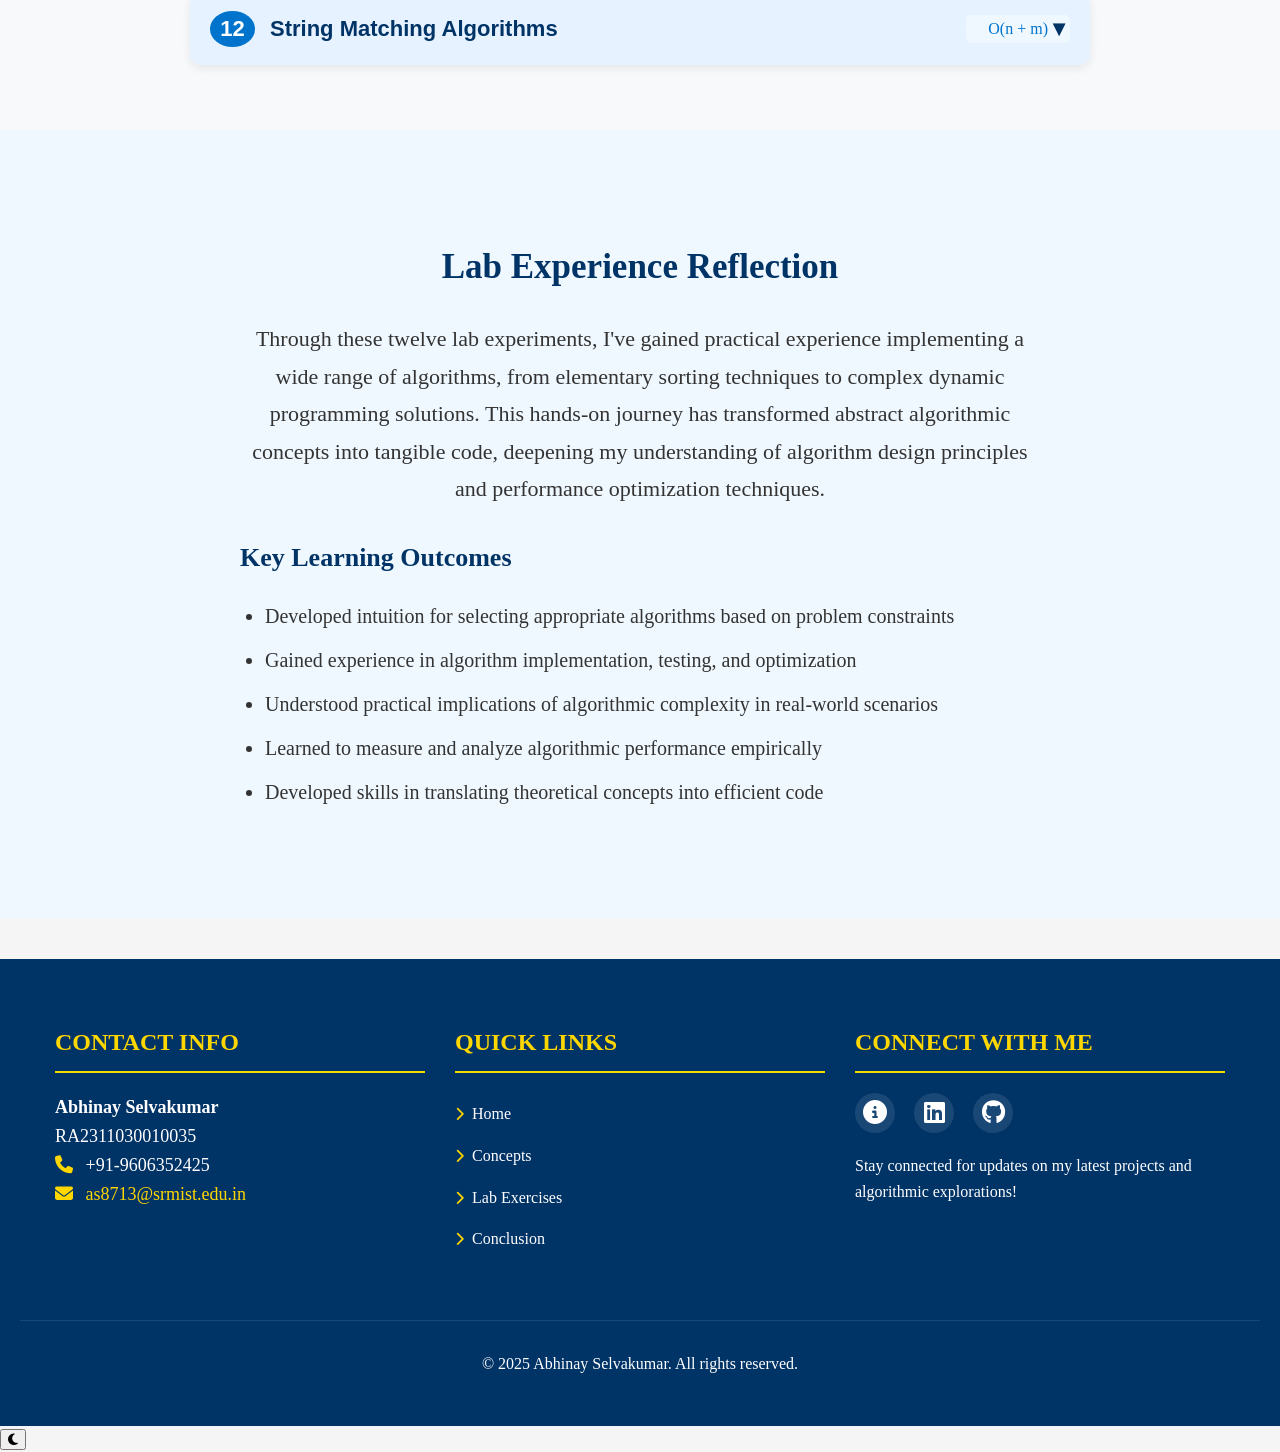
<file: lab.html>
<!DOCTYPE html>
<html lang="en">
    <head>
        <meta charset="UTF-8" />
        <meta name="viewport" content="width=device-width, initial-scale=1.0"/>
        <title>Lab Experiments | DAA Portfolio</title>
        <link rel="stylesheet" href="style.css" />
        <meta name="description" content="Explore hands-on lab experiments from the Design and Analysis of Algorithms course" />
        <link href="https://fonts.googleapis.com/css2?family=Roboto:wght@300;400;500;700&display=swap" rel="stylesheet">
        <link rel="stylesheet" href="https://cdnjs.cloudflare.com/ajax/libs/font-awesome/6.5.0/css/all.min.css" crossorigin="anonymous" referrerpolicy="no-referrer" />
      </head>
      
<body>

</head>
<body>
    <header id="mainHeader">
        <div class="header-left">DAA Portfolio</div>
        <div class="menu-toggle" id="menuToggle">☰</div>
        <nav class="header-right" id="headerNav">
            <a href="index.html" class="active">Home</a>
            <a href="concepts.html">Concepts</a>
            <a href="lab.html">Lab Exercises</a>
            <a href="conclusion.html">Conclusion</a>
        </nav>
    </header>

    <script>
        // Mobile Menu Toggle
        document.getElementById('menuToggle').addEventListener('click', function() {
            const nav = document.getElementById('headerNav');
            nav.classList.toggle('show');
        });

        // Highlight Active Page
        const currentPage = window.location.pathname.split('/').pop();
        const navLinks = document.querySelectorAll('.header-right a');
        
        navLinks.forEach(link => {
            if (link.getAttribute('href') === currentPage) {
                link.classList.add('active');
            } else {
                link.classList.remove('active');
            }
        });

        // Scroll Effect
        window.addEventListener('scroll', function() {
            const header = document.getElementById('mainHeader');
            if (window.scrollY > 50) {
                header.classList.add('scrolled');
            } else {
                header.classList.remove('scrolled');
            }
        });

        // Smooth hover effects
        navLinks.forEach(link => {
            link.addEventListener('mouseenter', function() {
                this.style.transform = 'translateY(-2px)';
            });
            
            link.addEventListener('mouseleave', function() {
                this.style.transform = 'translateY(0)';
            });
        });
    </script>

  <!-- Hero Section -->
  <section class="lab-hero">
    <div class="lab-hero-content">
      <h1>Algorithmic Explorations</h1>
      <p>Hands-on implementation of theoretical concepts through practical lab exercises</p>
    </div>
  </section>

  <!-- Lab Introduction -->
  <section class="section lab-intro">
    <h2>Laboratory Journey Through Algorithms</h2>
    <p>Welcome to the laboratory section of my Design and Analysis of Algorithms portfolio. This section documents my hands-on journey implementing the theoretical concepts covered in the course. Through these experiments, I've transformed abstract algorithmic ideas into working code, analyzed performance characteristics, and gained practical insights into computational efficiency.</p>
    
    <div class="lab-highlights">
      <div class="highlight-card">
        <div class="highlight-icon">📊</div>
        <h3>Performance Analysis</h3>
        <p>Each lab exercise includes empirical analysis of algorithmic performance across different input sizes.</p>
      </div>
      
      <div class="highlight-card">
        <div class="highlight-icon">🧩</div>
        <h3>Implementation Challenges</h3>
        <p>Converting theoretical algorithms to efficient code requires careful handling of edge cases and optimizations.</p>
      </div>
      
      <div class="highlight-card">
        <div class="highlight-icon">🔄</div>
        <h3>Iterative Improvement</h3>
        <p>Many implementations underwent multiple refinements to enhance efficiency and readability.</p>
      </div>
    </div>
    
    <p class="lab-approach">My approach to these lab exercises focused on not just making algorithms work, but understanding their inner workings, time-space tradeoffs, and real-world applicability. I've documented key insights, optimization techniques, and comparative analyses for each implementation.</p>
    
    <div class="lab-methodology">
      <h3>Methodology</h3>
      <ol>
        <li><strong>Algorithm Design:</strong> Planning the implementation approach</li>
        <li><strong>Core Implementation:</strong> Coding the algorithm with focus on correctness</li>
        <li><strong>Testing:</strong> Validating with various test cases including edge cases</li>
        <li><strong>Optimization:</strong> Refining code for better performance</li>
        <li><strong>Analysis:</strong> Documenting time and space complexity findings</li>
      </ol>
    </div>
  </section>

  <!-- Interactive Lab Guide -->
  <section class="lab-guide-section">
    <h2>Interactive Lab Guide</h2>
    <p>Explore each algorithm implementation below. Click on an experiment to view details about the implementation approach, code structure, and performance analysis.</p>
  
    <!-- Algorithm type filter -->
    <div class="filter-controls">
      <span>Filter by type: </span>
      <button class="filter-btn active" data-filter="all">All</button>
      <button class="filter-btn" data-filter="sorting">Sorting</button>
      <button class="filter-btn" data-filter="searching">Searching</button>
      <button class="filter-btn" data-filter="graph">Graph</button>
      <button class="filter-btn" data-filter="dp">Dynamic Programming</button>
      <button class="filter-btn" data-filter="greedy">Greedy</button>
      <button class="filter-btn" data-filter="backtracking">Backtracking</button>
    </div>
  </section>

  <!-- Accordion Section -->
  <section class="lab-section">
    <div class="accordion">

      <div class="accordion-item" data-type="sorting">
        <button class="accordion-header">
          <span class="exp-number">01</span>
          <span class="exp-title">Insertion Sort & Bubble Sort</span>
          <span class="exp-complexity">O(n²)</span>
        </button>
        <div class="accordion-content">
          <div class="experiment-details">
            <div class="experiment-description">
              <h3>Elementary Sorting Algorithms</h3>
              <p>These fundamental sorting algorithms serve as a foundation for understanding more complex sorting techniques.</p>
              
              <div class="algorithm-details">
                <h4>Insertion Sort</h4>
                <p>Builds the sorted array one item at a time by repeatedly taking elements from the unsorted part and inserting them into their correct position in the sorted part.</p>
                <ul class="algorithm-properties">
                  <li><strong>Best Case:</strong> O(n) - when array is already sorted</li>
                  <li><strong>Average Case:</strong> O(n²)</li>
                  <li><strong>Worst Case:</strong> O(n²) - when array is reverse sorted</li>
                  <li><strong>Space Complexity:</strong> O(1) - in-place algorithm</li>
                  <li><strong>Stability:</strong> Stable</li>
                </ul>
                
                <div class="implementation-insight">
                  <h4>Implementation Insight</h4>
                  <p>My implementation focuses on readability while maintaining optimal performance. I used a slightly different approach than the textbook algorithm by using a temporary variable to hold the current element, which simplified the inner loop logic.</p>
                </div>
              </div>
              
              <div class="algorithm-details">
                <h4>Bubble Sort</h4>
                <p>Repeatedly steps through the list, compares adjacent elements, and swaps them if they are in the wrong order. The process repeats until no swaps are needed.</p>
                <ul class="algorithm-properties">
                  <li><strong>Best Case:</strong> O(n) - with optimization to detect already sorted array</li>
                  <li><strong>Average Case:</strong> O(n²)</li>
                  <li><strong>Worst Case:</strong> O(n²)</li>
                  <li><strong>Space Complexity:</strong> O(1)</li>
                  <li><strong>Stability:</strong> Stable</li>
                </ul>
                
                <div class="implementation-insight">
                  <h4>Implementation Insight</h4>
                  <p>I enhanced the standard bubble sort with an optimization flag that detects when no swaps occur in a pass, indicating the array is sorted. This improved performance significantly on partially sorted arrays.</p>
                </div>
              </div>
            </div>
            
            <div class="experiment-analysis">
                <h4>Performance Analysis</h4>
                <p>Insertion sort has a time complexity of O(n²) in the worst case, as it compares and shifts elements one by one. Bubble sort also has O(n²) in the worst case, repeatedly swapping adjacent elements. Both are inefficient for large datasets, but insertion sort can perform better with nearly sorted data.</p>

              <div class="key-findings">
                <h5>Key Findings</h5>
                <ul>
                  <li>Insertion sort outperformed bubble sort in nearly all test cases</li>
                  <li>For small arrays (n < 20), both algorithms showed minimal performance differences</li>
                  <li>Insertion sort was significantly faster on partially sorted arrays</li>
                  <li>Neither algorithm scaled well for large inputs (n > 10,000)</li>
                </ul>
              </div>
            </div>
          </div>
        </div>
      </div>

      <div class="accordion-item" data-type="searching">
        <button class="accordion-header">
          <span class="exp-number">02</span>
          <span class="exp-title">Linear & Binary Search</span>
          <span class="exp-complexity">O(n) / O(log n)</span>
        </button>
        <div class="accordion-content">
          <div class="experiment-details">
            <div class="experiment-description">
              <h3>Search Algorithm Implementation</h3>
              <p>This experiment compares two fundamental search algorithms: Linear Search for unsorted arrays and Binary Search for sorted arrays.</p>
              
              <div class="algorithm-details">
                <h4>Linear Search</h4>
                <p>Sequentially checks each element until the target is found or the end of array is reached.</p>
                <ul class="algorithm-properties">
                  <li><strong>Time Complexity:</strong> O(n)</li>
                  <li><strong>Space Complexity:</strong> O(1)</li>
                  <li><strong>Key Advantage:</strong> Works on unsorted arrays</li>
                </ul>
              </div>
              
              <div class="algorithm-details">
                <h4>Binary Search</h4>
                <p>Uses divide-and-conquer by repeatedly dividing the search interval in half.</p>
                <ul class="algorithm-properties">
                  <li><strong>Time Complexity:</strong> O(log n)</li>
                  <li><strong>Space Complexity:</strong> O(1) for iterative, O(log n) for recursive</li>
                  <li><strong>Key Advantage:</strong> Much faster for large sorted arrays</li>
                </ul>
                
                <div class="implementation-insight">
                  <h4>Implementation Note</h4>
                  <p>I implemented both recursive and iterative versions of binary search. The iterative version avoided stack overhead and had slightly better performance. Special care was taken to prevent integer overflow in calculating mid-points using the formula <code>mid = low + (high - low) / 2</code>.</p>
                </div>
              </div>
            </div>
            
            <div class="experiment-analysis">
                <h4>Performance Analysis</h4>
                <p>Linear search has O(n) time complexity, checking each element, while binary search is more efficient with O(log n), but requires sorted data. For large datasets, binary search outperforms linear search.</p>
  
              
              <div class="key-findings">
                <h5>Results Summary</h5>
                <ul>
                  <li>Binary search showed logarithmic growth as expected</li>
                  <li>With large arrays (n > 10,000), binary search was 10-15x faster</li>
                  <li>For small arrays (n < 100), performance difference was negligible</li>
                  <li>The sorting time must be considered when choosing binary search</li>
                </ul>
              </div>
            </div>
          </div>
        </div>
      </div>

      <div class="accordion-item" data-type="sorting">
        <button class="accordion-header">
          <span class="exp-number">03</span>
          <span class="exp-title">Merge Sort</span>
          <span class="exp-complexity">O(n log n)</span>
        </button>
        <div class="accordion-content">
          <div class="experiment-details">
            <div class="experiment-description">
              <h3>Merge Sort Implementation</h3>
              <p>A divide-and-conquer algorithm that divides the input array into two halves, recursively sorts them, and then merges the sorted halves.</p>
              
              <ul class="algorithm-properties">
                <li><strong>Time Complexity:</strong> O(n log n) in all cases</li>
                <li><strong>Space Complexity:</strong> O(n) auxiliary space</li>
                <li><strong>Stability:</strong> Stable</li>
              </ul>
              
              <div class="implementation-insight">
                <h4>Implementation Challenges</h4>
                <p>The main challenge was optimizing the merge operation to minimize memory allocations. I used a single auxiliary array for all merge operations rather than creating new arrays for each recursive call, which significantly improved performance.</p>
              </div>
            </div>
            
            <div class="experiment-analysis">
              <h4>Performance Analysis</h4>
              <p>Merge sort consistently outperformed O(n²) algorithms for medium to large arrays. For very small arrays (n < 10), the overhead of recursion made it slightly slower than insertion sort.</p>
              
              <div class="optimization-note">
                <h5>Optimization Note</h5>
                <p>I implemented a hybrid approach that uses insertion sort for small subarrays (n < 10), resulting in about 15% performance improvement for large arrays.</p>
              </div>
            </div>
          </div>
        </div>
      </div>

      <div class="accordion-item" data-type="sorting">
        <button class="accordion-header">
          <span class="exp-number">04</span>
          <span class="exp-title">Quick Sort</span>
          <span class="exp-complexity">O(n log n)</span>
        </button>
        <div class="accordion-content">
          <div class="experiment-details">
            <div class="experiment-description">
              <h3>Quick Sort Implementation</h3>
              <p>Another efficient divide-and-conquer sorting algorithm that works by selecting a 'pivot' element and partitioning the array around it.</p>
              
              <ul class="algorithm-properties">
                <li><strong>Average Case:</strong> O(n log n)</li>
                <li><strong>Worst Case:</strong> O(n²) when poorly chosen pivots</li>
                <li><strong>Space Complexity:</strong> O(log n) for recursion stack</li>
                <li><strong>Stability:</strong> Not stable</li>
              </ul>
              
              <div class="implementation-insight">
                <h4>Pivot Selection Strategies</h4>
                <p>I implemented and tested three pivot selection strategies:</p>
                <ul>
                  <li>First element as pivot</li>
                  <li>Middle element as pivot</li>
                  <li>Median-of-three (first, middle, last)</li>
                </ul>
                <p>The median-of-three approach consistently showed the best overall performance and resistance to worst-case scenarios.</p>
              </div>
            </div>
            
            <div class="experiment-analysis">
              <h4>Performance Comparison</h4>
              <p>Quick sort generally outperformed merge sort in practice despite having a worse worst-case complexity. The in-place partitioning gives it better cache performance and lower memory overhead.</p>
              
              <div class="key-findings">
                <h5>Interesting Findings</h5>
                <ul>
                  <li>Quick sort was ~20% faster than merge sort on random data</li>
                  <li>With median-of-three pivot selection, worst-case scenarios were rarely encountered</li>
                  <li>For already sorted arrays, naive quick sort degraded to O(n²)</li>
                </ul>
              </div>
            </div>
          </div>
        </div>
      </div>

      <div class="accordion-item" data-type="sorting">
        <button class="accordion-header">
          <span class="exp-number">05</span>
          <span class="exp-title">Strassen's Matrix Multiplication</span>
          <span class="exp-complexity">O(n^2.81)</span>
        </button>
        <div class="accordion-content">
          <div class="experiment-details">
            <div class="experiment-description">
              <h3>Matrix Multiplication Optimization</h3>
              <p>Implementation of Strassen's algorithm for matrix multiplication, which reduces the number of recursive multiplications from 8 to 7.</p>
              
              <ul class="algorithm-properties">
                <li><strong>Classical Approach:</strong> O(n³)</li>
                <li><strong>Strassen's Algorithm:</strong> O(n^2.81)</li>
                <li><strong>Space Complexity:</strong> O(n²)</li>
              </ul>
              
              <div class="implementation-insight">
                <h4>Implementation Notes</h4>
                <p>The implementation required careful handling of matrix dimensions and recursion base cases. For matrices smaller than a threshold size (n < 32), I reverted to the classic algorithm as the overhead of Strassen's approach wasn't justified for small matrices.</p>
              </div>
            </div>
            
            <div class="experiment-analysis">
              <h4>Performance Analysis</h4>
              <p>Strassen's algorithm only showed significant advantages for large matrices (n > 128). For practical applications, the crossover point needs to be carefully determined.</p>
              
              <div class="key-findings">
                <h5>Key Insights</h5>
                <ul>
                  <li>For n = 1024, Strassen's was about 20% faster than classical</li>
                  <li>Memory usage was significantly higher with Strassen's</li>
                  <li>Numeric stability was slightly worse in some cases</li>
                </ul>
              </div>
            </div>
          </div>
        </div>
      </div>

      <div class="accordion-item" data-type="graph">
        <button class="accordion-header">
          <span class="exp-number">06</span>
          <span class="exp-title">Convex Hull Problem</span>
          <span class="exp-complexity">O(n log n)</span>
        </button>
        <div class="accordion-content">
          <div class="experiment-details">
            <div class="experiment-description">
              <h3>Graham Scan Implementation</h3>
              <p>Finding the smallest convex polygon that encloses a set of points in a plane using the Graham Scan algorithm.</p>
              
              <div class="implementation-insight">
                <h4>Algorithm Overview</h4>
                <p>Graham Scan works in three phases:</p>
                <ol>
                  <li>Find the point with lowest y-coordinate (anchor point)</li>
                  <li>Sort all points by polar angle relative to anchor point</li>
                  <li>Build hull by processing points in order, using a stack to manage the hull vertices</li>
                </ol>
              </div>
            </div>
            
            <div class="experiment-analysis">
              <h4>Performance Analysis</h4>
              <p>The algorithm's performance was consistently O(n log n), dominated by the sorting step. My implementation handled degenerate cases such as collinear points correctly.</p>
              
              <div class="key-findings">
                <h5>Observations</h5>
                <ul>
                  <li>For highly clustered points, performance was better than random distributions</li>
                  <li>Numerical precision issues required careful handling of floating-point comparisons</li>
                  <li>The algorithm correctly identified convex hulls of various shapes and distributions</li>
                </ul>
              </div>
            </div>
          </div>
        </div>
      </div>

      <div class="accordion-item" data-type="greedy">
        <button class="accordion-header">
          <span class="exp-number">07</span>
          <span class="exp-title">Knapsack & Huffman Coding</span>
          <span class="exp-complexity">O(n log n)</span>
        </button>
        <div class="accordion-content">
          <div class="experiment-details">
            <div class="experiment-description">
              <h3>Greedy Algorithm Implementations</h3>
              <p>This experiment explored two important applications of the greedy approach.</p>
              
              <div class="algorithm-details">
                <h4>Fractional Knapsack</h4>
                <p>Optimizing value by allowing fractions of items to be taken. Items are sorted by value-to-weight ratio and taken greedily.</p>
                <ul class="algorithm-properties">
                  <li><strong>Time Complexity:</strong> O(n log n) dominated by sorting</li>
                  <li><strong>Space Complexity:</strong> O(n)</li>
                </ul>
              </div>
              
              <div class="algorithm-details">
                <h4>Huffman Coding</h4>
                <p>Building optimal prefix codes for data compression based on character frequencies.</p>
                <ul class="algorithm-properties">
                  <li><strong>Time Complexity:</strong> O(n log n) using a priority queue</li>
                  <li><strong>Space Complexity:</strong> O(n) for the Huffman tree</li>
                </ul>
                
                <div class="implementation-insight">
                  <h4>Implementation Challenge</h4>
                  <p>Building and traversing the Huffman tree efficiently was challenging. I used a min-heap (priority queue) to always extract the two nodes with lowest frequencies.</p>
                </div>
              </div>
            </div>
            
            <div class="experiment-analysis">
              <h4>Results Analysis</h4>
              
              <div class="key-findings">
                <h5>Knapsack Findings</h5>
                <ul>
                  <li>The greedy approach always found optimal solutions for fractional knapsack problems</li>
                  <li>Compared with dynamic programming solutions for 0/1 knapsack, this was significantly faster</li>
                </ul>
                
                <h5>Huffman Coding Findings</h5>
                <ul>
                  <li>Achieved compression ratios between 1.5:1 and 4:1 depending on input characteristics</li>
                  <li>Text with highly skewed frequency distributions saw better compression</li>
                  <li>Generated codes were provably optimal for symbol-by-symbol encoding</li>
                </ul>
              </div>
            </div>
          </div>
        </div>
      </div>

      <div class="accordion-item" data-type="dp">
        <button class="accordion-header">
          <span class="exp-number">08</span>
          <span class="exp-title">Longest Common Subsequence</span>
          <span class="exp-complexity">O(n*m)</span>
        </button>
        <div class="accordion-content">
          <div class="experiment-details">
            <div class="experiment-description">
              <h3>LCS Implementation</h3>
              <p>Finding the longest subsequence common to two sequences using dynamic programming.</p>
              
              <div class="implementation-insight">
                <h4>Algorithm Approach</h4>
                <p>The solution uses a 2D table to build up the LCS length for all prefixes of the two strings. After filling the table, the actual subsequence is constructed by backtracking.</p>
                
                <ul class="algorithm-properties">
                  <li><strong>Time Complexity:</strong> O(n*m) where n and m are lengths of the two sequences</li>
                  <li><strong>Space Complexity:</strong> O(n*m) for the DP table</li>
                </ul>
              </div>
            </div>
            
            <div class="experiment-analysis">
              <h4>Space Optimization</h4>
              <p>I implemented both the standard O(n*m) space solution and an optimized O(min(n,m)) space version that only keeps two rows of the DP table in memory at any time.</p>
              
              <div class="key-findings">
                <h5>Performance Results</h5>
                <ul>
                  <li>Space-optimized version was crucial for very long sequences</li>
                  <li>For sequences with many matches, runtime was faster due to simpler backtracking</li>
                  <li>The algorithm correctly handled edge cases like empty strings and no common elements</li>
                </ul>
              </div>
            </div>
          </div>
        </div>
      </div>

      <div class="accordion-item" data-type="backtracking">
        <button class="accordion-header">
          <span class="exp-number">09</span>
          <span class="exp-title">N-Queens Problem</span>
          <span class="exp-complexity">O(N!)</span>
        </button>
        <div class="accordion-content">
          <div class="experiment-details">
            <div class="experiment-description">
              <h3>Backtracking Implementation</h3>
              <p>Solving the classic N-Queens puzzle of placing N queens on an N×N chess board so that no two queens attack each other.</p>
              
              <div class="implementation-insight">
                <h4>Solution Approach</h4>
                <p>The algorithm places queens one row at a time, backtracking whenever a conflict is detected. Optimization includes efficient conflict checking by maintaining sets of occupied columns, diagonals, and anti-diagonals.</p>
                
                <ul class="algorithm-properties">
                  <li><strong>Time Complexity:</strong> O(N!) in worst case</li>
                  <li><strong>Space Complexity:</strong> O(N) for board representation</li>
                </ul>
              </div>
            </div>
            
            <div class="experiment-analysis">
              <h4>Performance Analysis</h4>
              <p>The pruning strategy dramatically reduced the search space compared to a naive approach.</p>
              
              <div class="key-findings">
                <h5>Results</h5>
                <ul>
                  <li>Successfully found all solutions for N up to 12</li>
                  <li>For N = 8, found all 92 solutions in under 20ms</li>
                  <li>Optimized conflict checking reduced runtime by ~60%</li>
                </ul>
              </div>
            </div>
          </div>
        </div>
      </div>

      <div class="accordion-item" data-type="dp">
        <button class="accordion-header">
          <span class="exp-number">10</span>
          <span class="exp-title">Traveling Salesman Problem</span>
          <span class="exp-complexity">O(n²·2ⁿ)</span>
        </button>
        <div class="accordion-content">
          <div class="experiment-details">
            <div class="experiment-description">
              <h3>TSP Implementation</h3>
              <p>Finding the shortest possible route that visits each city exactly once and returns to the origin city.</p>
              
              <div class="implementation-insight">
                <h4>Solution Approach</h4>
                <p>Implemented Held-Karp algorithm using dynamic programming with bitmasks to represent sets of visited cities.</p>
                
                <ul class="algorithm-properties">
                  <li><strong>Time Complexity:</strong> O(n²·2ⁿ)</li>
                  <li><strong>Space Complexity:</strong> O(n·2ⁿ)</li>
                </ul>
              </div>
            </div>
            
            <div class="experiment-analysis">
              <h4>Performance Analysis</h4>
              <p>The exact DP solution was practical only for small instances (n ≤ 20). For larger instances, I implemented approximation algorithms.</p>
              
              <div class="key-findings">
                <h5>Findings</h5>
                <ul>
                  <li>DP solution found optimal routes for n ≤ 15 within 2 seconds</li>
                  <li>2-approximation via minimum spanning tree + DFS provided good results for larger instances</li>
                  <li>Local search improvements (2-opt) refined approximate solutions effectively</li>
                </ul>
              </div>
            </div>
          </div>
        </div>
      </div>

      <div class="accordion-item" data-type="sorting">
        <button class="accordion-header">
          <span class="exp-number">11</span>
          <span class="exp-title">Randomized Quick Sort</span>
          <span class="exp-complexity">O(n log n)</span>
        </button>
        <div class="accordion-content">
          <div class="experiment-details">
            <div class="experiment-description">
              <h3>Randomized Pivot Selection</h3>
              <p>Enhancing Quick Sort with randomized pivot selection to avoid worst-case scenarios.</p>
              
              <div class="implementation-insight">
                <h4>Implementation Details</h4>
                <p>The algorithm randomly selects a pivot element before each partition operation, making worst-case scenarios extremely unlikely.</p>
                
                <ul class="algorithm-properties">
                  <li><strong>Expected Time Complexity:</strong> O(n log n)</li>
                  <li><strong>Worst Case (rare):</strong> O(n²)</li>
                  <li><strong>Space Complexity:</strong> O(log n) average case for recursion stack</li>
                </ul>
              </div>
            </div>
            
            <div class="experiment-analysis">
              <h4>Comparative Analysis</h4>
              <p>Compared standard Quick Sort with randomized variant across different input distributions.</p>
              
              <div class="key-findings">
                <h5>Results</h5>
                <ul>
                  <li>Randomized version performed consistently regardless of input order</li>
                  <li>Standard Quick Sort degraded severely on sorted or nearly-sorted data</li>
                  <li>The randomization overhead was negligible compared to benefits gained</li>
                </ul>
              </div>
            </div>
          </div>
        </div>
      </div>

      <div class="accordion-item" data-type="searching">
        <button class="accordion-header">
          <span class="exp-number">12</span>
          <span class="exp-title">String Matching Algorithms</span>
          <span class="exp-complexity">O(n + m)</span>
        </button>
        <div class="accordion-content">
          <div class="experiment-details">
            <div class="experiment-description">
              <h3>Pattern Matching Implementation</h3>
              <p>Implementing and comparing efficient string matching algorithms: Naive, KMP, and Rabin-Karp.</p>
              
              <div class="algorithm-details">
                <h4>Pattern Matching Implementation</h4>
                <p>Implementing and comparing efficient string matching algorithms: Naive, KMP, and Rabin-Karp.</p>
                
                <div class="implementation-insight">
                  <h4>Algorithm Details</h4>
                  <p>Three distinct approaches were implemented:</p>
                  
                  <ul class="algorithm-properties">
                    <li><strong>Naive Algorithm:</strong>
                      <ul>
                        <li>Time Complexity: O(n*m) where n is text length and m is pattern length</li>
                        <li>Space Complexity: O(1)</li>
                        <li>Approach: Simple sliding window with character-by-character comparison</li>
                      </ul>
                    </li>
                    
                    <li><strong>Knuth-Morris-Pratt (KMP):</strong>
                      <ul>
                        <li>Time Complexity: O(n+m)</li>
                        <li>Space Complexity: O(m) for prefix table</li>
                        <li>Approach: Utilizes pattern's self-similarity to avoid redundant comparisons</li>
                      </ul>
                    </li>
                    
                    <li><strong>Rabin-Karp:</strong>
                      <ul>
                        <li>Time Complexity: O(n+m) average, O(n*m) worst case</li>
                        <li>Space Complexity: O(1)</li>
                        <li>Approach: Uses rolling hash function to quickly compare pattern with text windows</li>
                      </ul>
                    </li>
                  </ul>
                </div>
              </div>              
                <div class="key-findings">
                  <h5>Results Summary</h5>
                  <ul>
                    <li>KMP consistently outperformed the naive approach, especially for patterns with repeated characters</li>
                    <li>Rabin-Karp performed well for multiple pattern searching using the same hash function</li>
                    <li>For short patterns (m < 5), the naive algorithm was surprisingly competitive due to lower overhead</li>
                    <li>Implementation complexity: Naive < Rabin-Karp < KMP</li>
                  </ul>
                </div>
                
                <div class="application-examples">
                  <h5>Practical Applications</h5>
                  <p>The implementation was tested on real-world use cases:</p>
                  <ul>
                    <li>Keyword searching in large text documents</li>
                    <li>DNA sequence matching with biological data</li>
                    <li>Plagiarism detection in code samples</li>
                  </ul>
                  <p>KMP algorithm provided the best balance of performance and reliability across these applications.</p>
                </div>
              </div>
            </div>
          </div>
        </div>
      </div>
    </div>
  </section>

  <!-- Lab Conclusion -->
  <section class="section lab-conclusion">
    <h2>Lab Experience Reflection</h2>
    <p>Through these twelve lab experiments, I've gained practical experience implementing a wide range of algorithms, from elementary sorting techniques to complex dynamic programming solutions. This hands-on journey has transformed abstract algorithmic concepts into tangible code, deepening my understanding of algorithm design principles and performance optimization techniques.</p>
    
    <div class="learning-outcomes">
      <h3>Key Learning Outcomes</h3>
      <ul>
        <li>Developed intuition for selecting appropriate algorithms based on problem constraints</li>
        <li>Gained experience in algorithm implementation, testing, and optimization</li>
        <li>Understood practical implications of algorithmic complexity in real-world scenarios</li>
        <li>Learned to measure and analyze algorithmic performance empirically</li>
        <li>Developed skills in translating theoretical concepts into efficient code</li>
      </ul>
    </div>
  </section>

  <footer style="background-color: #003366; color: white; padding: 40px 20px; margin-top: 40px;">
    <div style="display: flex; flex-wrap: wrap; justify-content: space-between; max-width: 1200px; margin: 0 auto; text-align: left;">
        <!-- Contact Information Section -->
        <div style="flex: 1; min-width: 300px; margin-bottom: 30px; padding: 0 15px;">
            <h3 style="font-size: 24px; margin-bottom: 20px; color: #FFD700; border-bottom: 2px solid #FFD700; padding-bottom: 10px;">CONTACT INFO</h3>
            <p style="margin: 10px 0; font-size: 18px; line-height: 1.6;">
                <strong>Abhinay Selvakumar</strong><br>
                RA2311030010035<br>
                <i class="fas fa-phone" style="margin-right: 8px; color: #FFD700;"></i> +91-9606352425<br>
                <i class="fas fa-envelope" style="margin-right: 8px; color: #FFD700;"></i> <a href="mailto:as8713@srmist.edu.in" style="color: #FFD700; text-decoration: none;">as8713@srmist.edu.in</a>
            </p>
        </div>
        
        <!-- Quick Links Section -->
        <div style="flex: 1; min-width: 300px; margin-bottom: 30px; padding: 0 15px;">
            <h3 style="font-size: 24px; margin-bottom: 20px; color: #FFD700; border-bottom: 2px solid #FFD700; padding-bottom: 10px;">QUICK LINKS</h3>
            <nav style="display: flex; flex-direction: column;">
                <a href="index.html" style="color: white; margin: 8px 0; text-decoration: none; transition: all 0.3s ease;"><i class="fas fa-chevron-right" style="margin-right: 8px; color: #FFD700; font-size: 14px;"></i>Home</a>
                <a href="concepts.html" style="color: white; margin: 8px 0; text-decoration: none; transition: all 0.3s ease;"><i class="fas fa-chevron-right" style="margin-right: 8px; color: #FFD700; font-size: 14px;"></i>Concepts</a>
                <a href="lab.html" style="color: white; margin: 8px 0; text-decoration: none; transition: all 0.3s ease;"><i class="fas fa-chevron-right" style="margin-right: 8px; color: #FFD700; font-size: 14px;"></i>Lab Exercises</a>
                <a href="conclusion.html" style="color: white; margin: 8px 0; text-decoration: none; transition: all 0.3s ease;"><i class="fas fa-chevron-right" style="margin-right: 8px; color: #FFD700; font-size: 14px;"></i>Conclusion</a>
            </nav>
        </div>
        
        <!-- Connect Section -->
        <div style="flex: 1; min-width: 300px; margin-bottom: 30px; padding: 0 15px;">
            <h3 style="font-size: 24px; margin-bottom: 20px; color: #FFD700; border-bottom: 2px solid #FFD700; padding-bottom: 10px;">CONNECT WITH ME</h3>
            <div class="social-icons" style="margin: 20px 0;">
                <a href="#" target="_blank" style="display: inline-block; color: white; margin: 0 15px 0 0; font-size: 24px; background-color: rgba(255,255,255,0.1); width: 40px; height: 40px; line-height: 40px; text-align: center; border-radius: 50%; transition: all 0.3s ease;"><i class="fas fa-info-circle"></i></a>
                <a href="#" target="_blank" style="display: inline-block; color: white; margin: 0 15px 0 0; font-size: 24px; background-color: rgba(255,255,255,0.1); width: 40px; height: 40px; line-height: 40px; text-align: center; border-radius: 50%; transition: all 0.3s ease;"><i class="fab fa-linkedin"></i></a>
                <a href="#" target="_blank" style="display: inline-block; color: white; margin: 0 15px 0 0; font-size: 24px; background-color: rgba(255,255,255,0.1); width: 40px; height: 40px; line-height: 40px; text-align: center; border-radius: 50%; transition: all 0.3s ease;"><i class="fab fa-github"></i></a>
            </div>
            <p style="margin-top: 20px; font-size: 16px;">Stay connected for updates on my latest projects and algorithmic explorations!</p>
        </div>
    </div>
    
    <!-- Copyright Section -->
    <div style="border-top: 1px solid rgba(255,255,255,0.1); padding-top: 20px; margin-top: 10px; text-align: center;">
        <p style="font-size: 16px;">&copy; 2025 Abhinay Selvakumar. All rights reserved.</p>
    </div>
</footer>
<script src="script.js"></script>
</body>
</html>
</file>
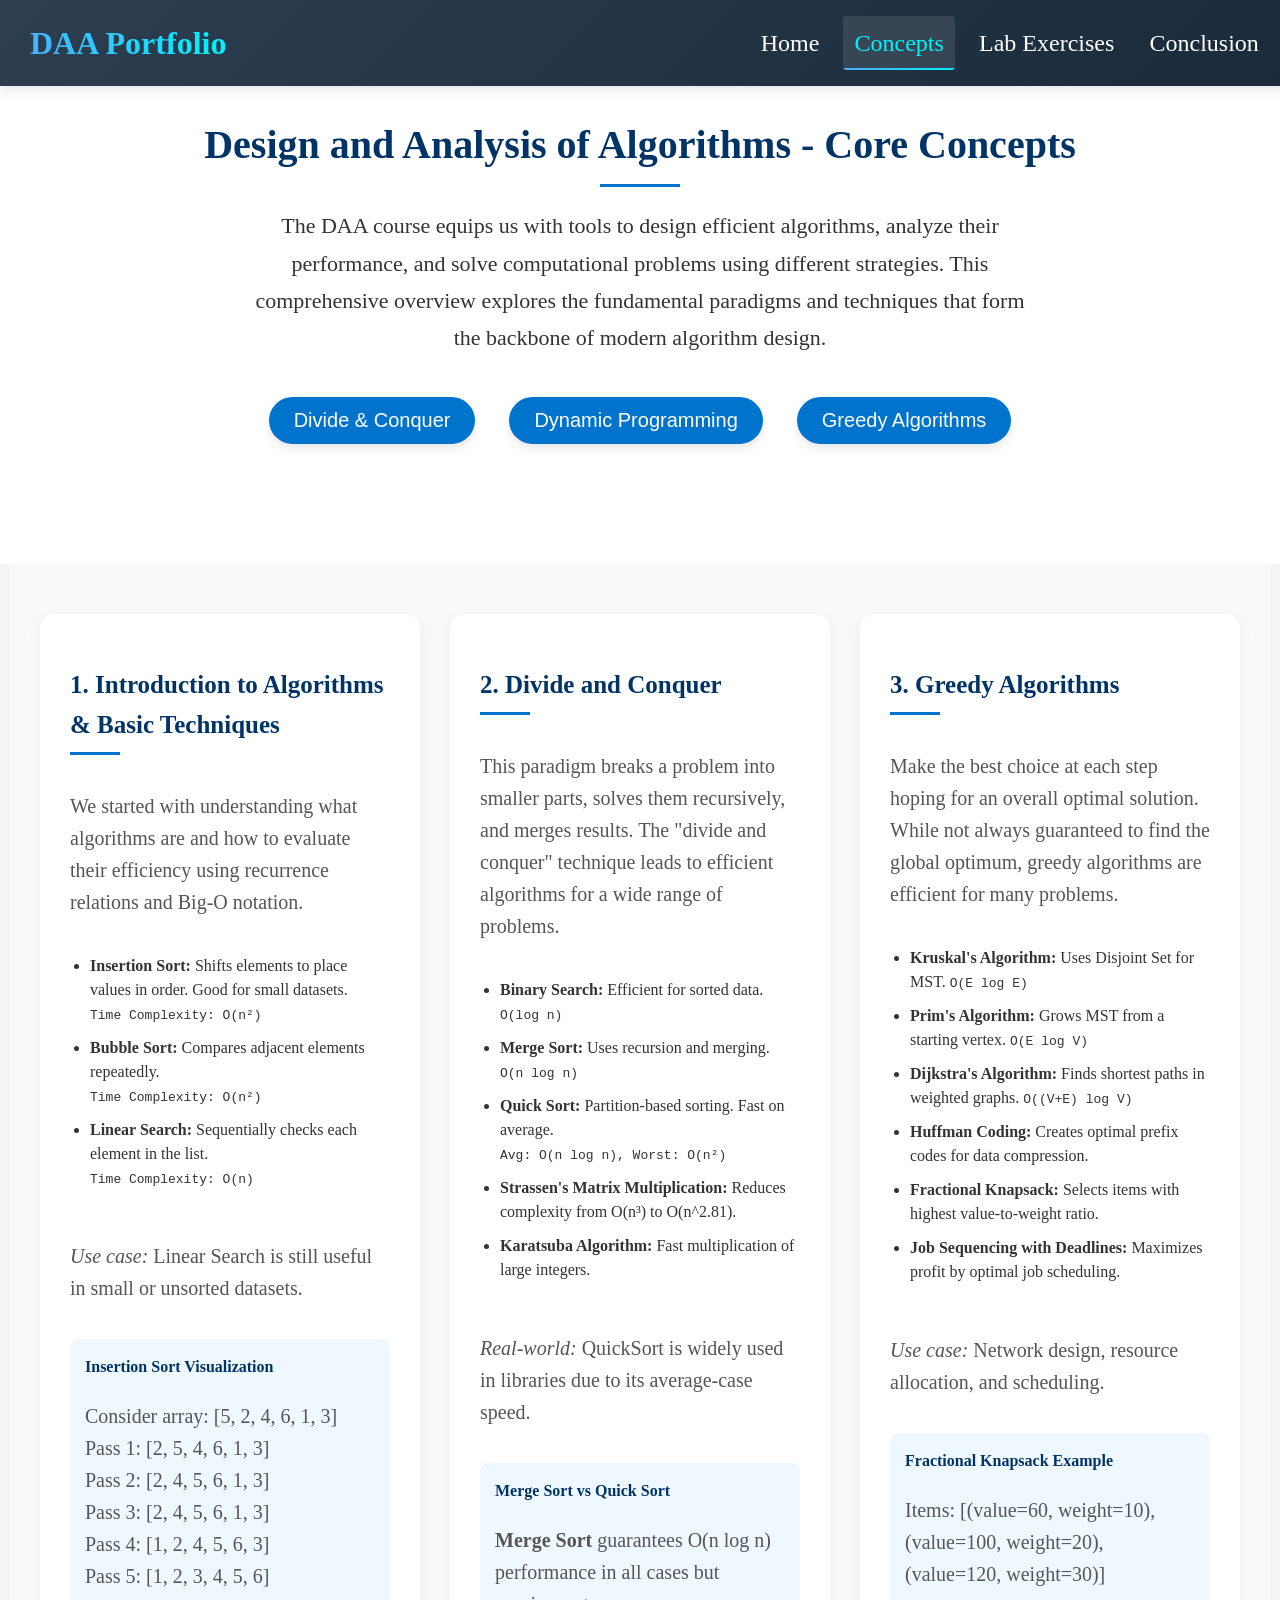
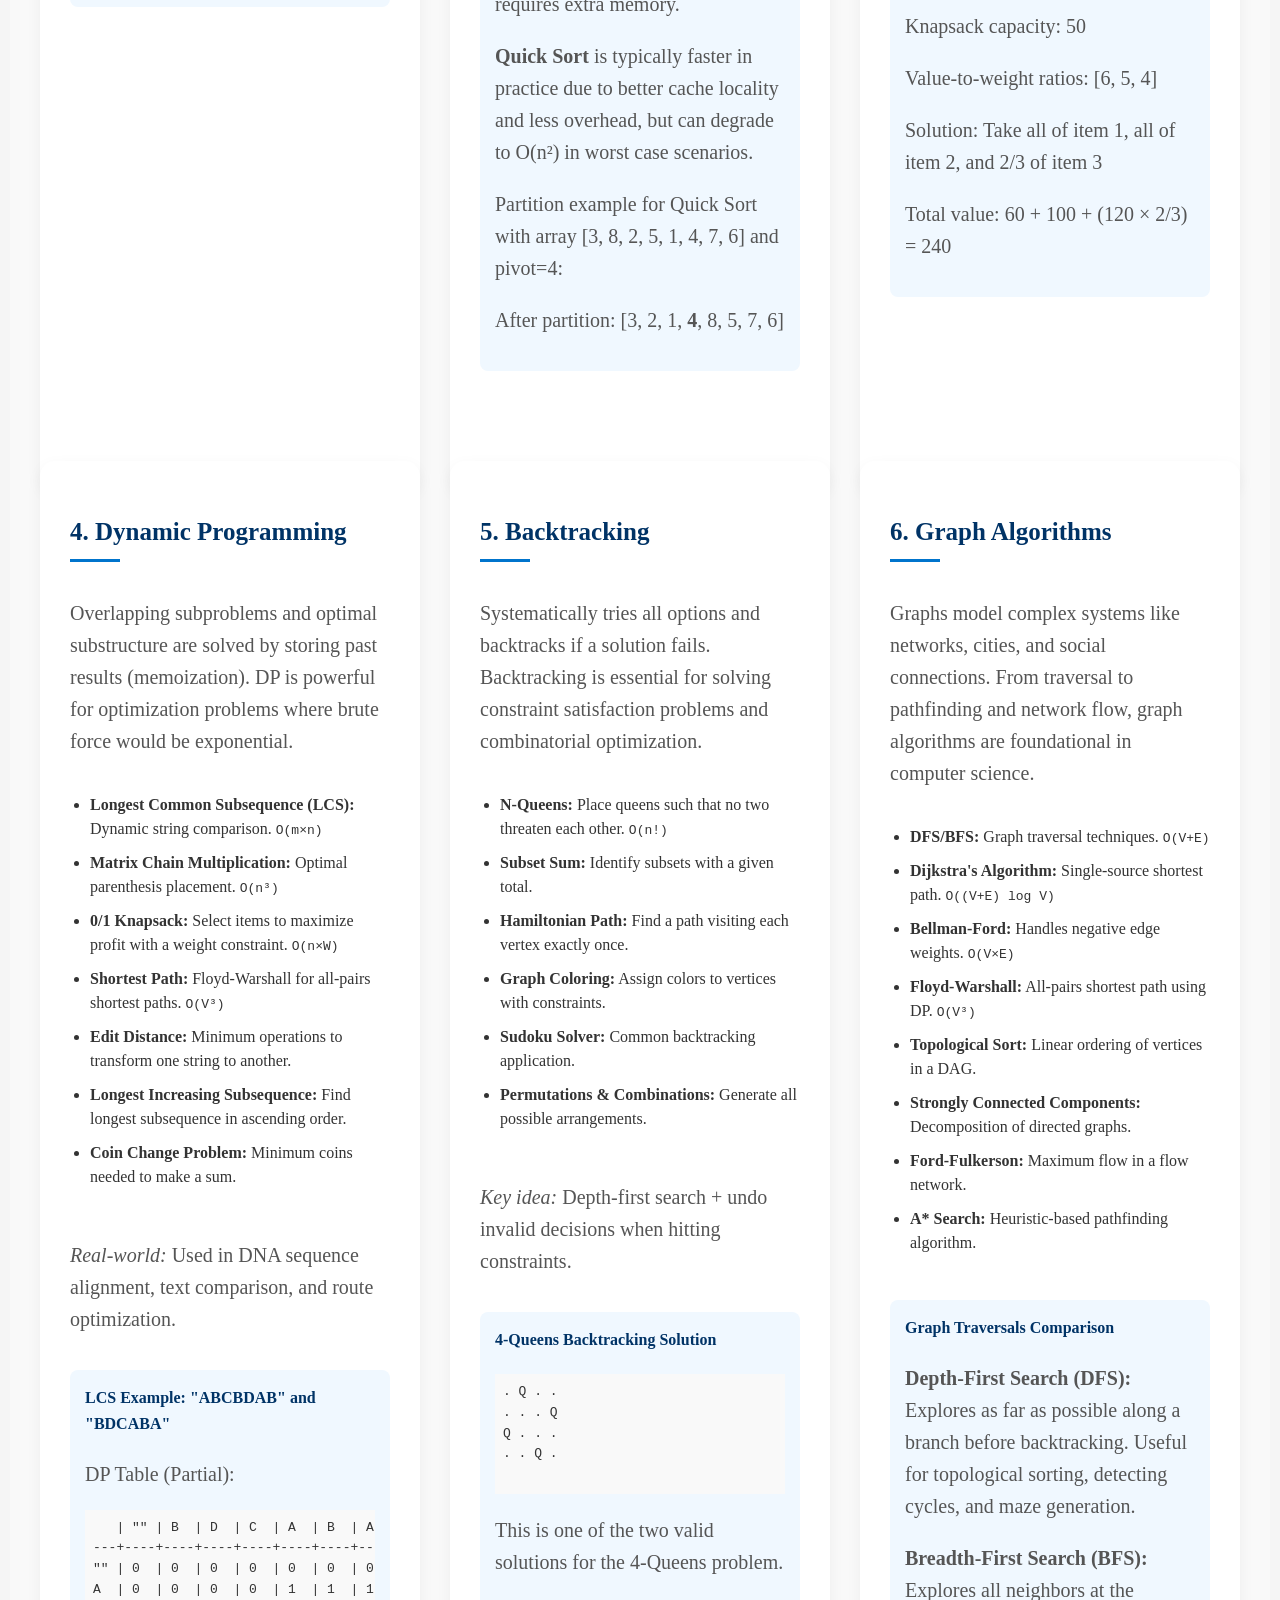
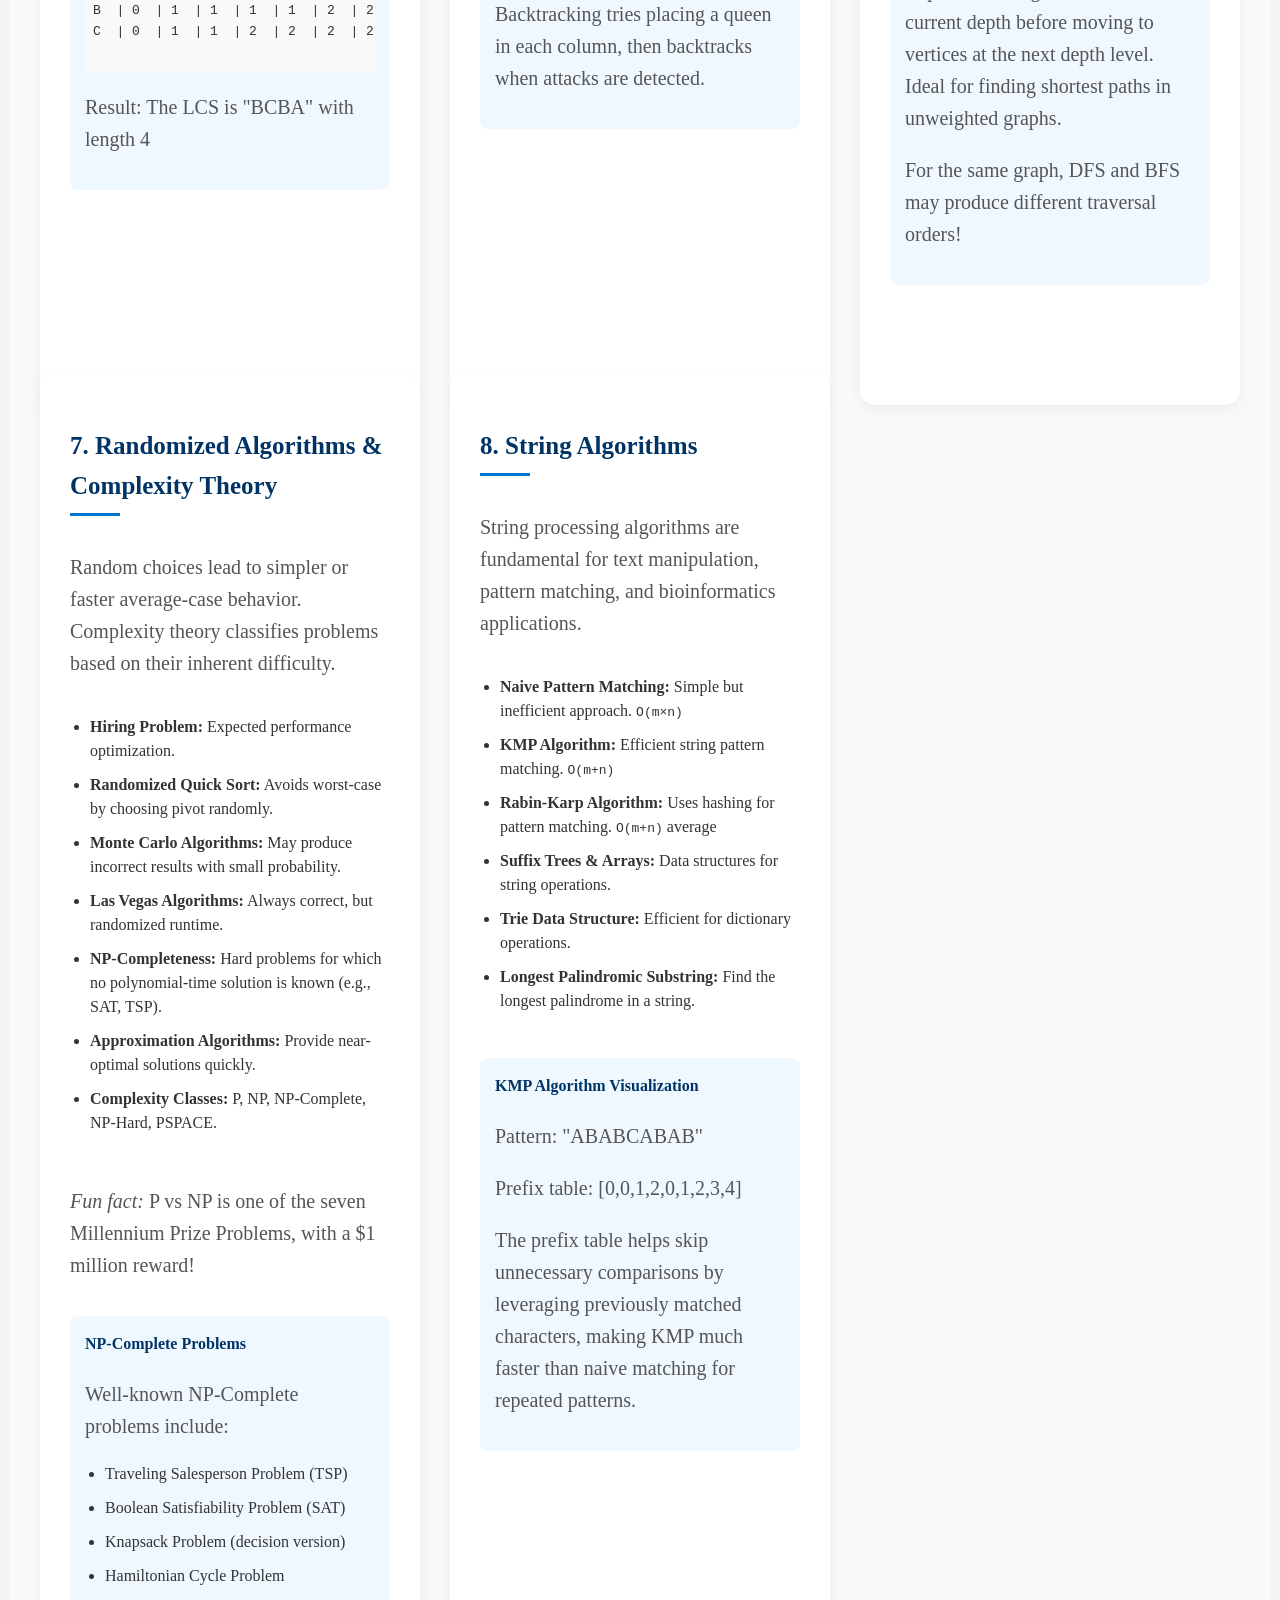
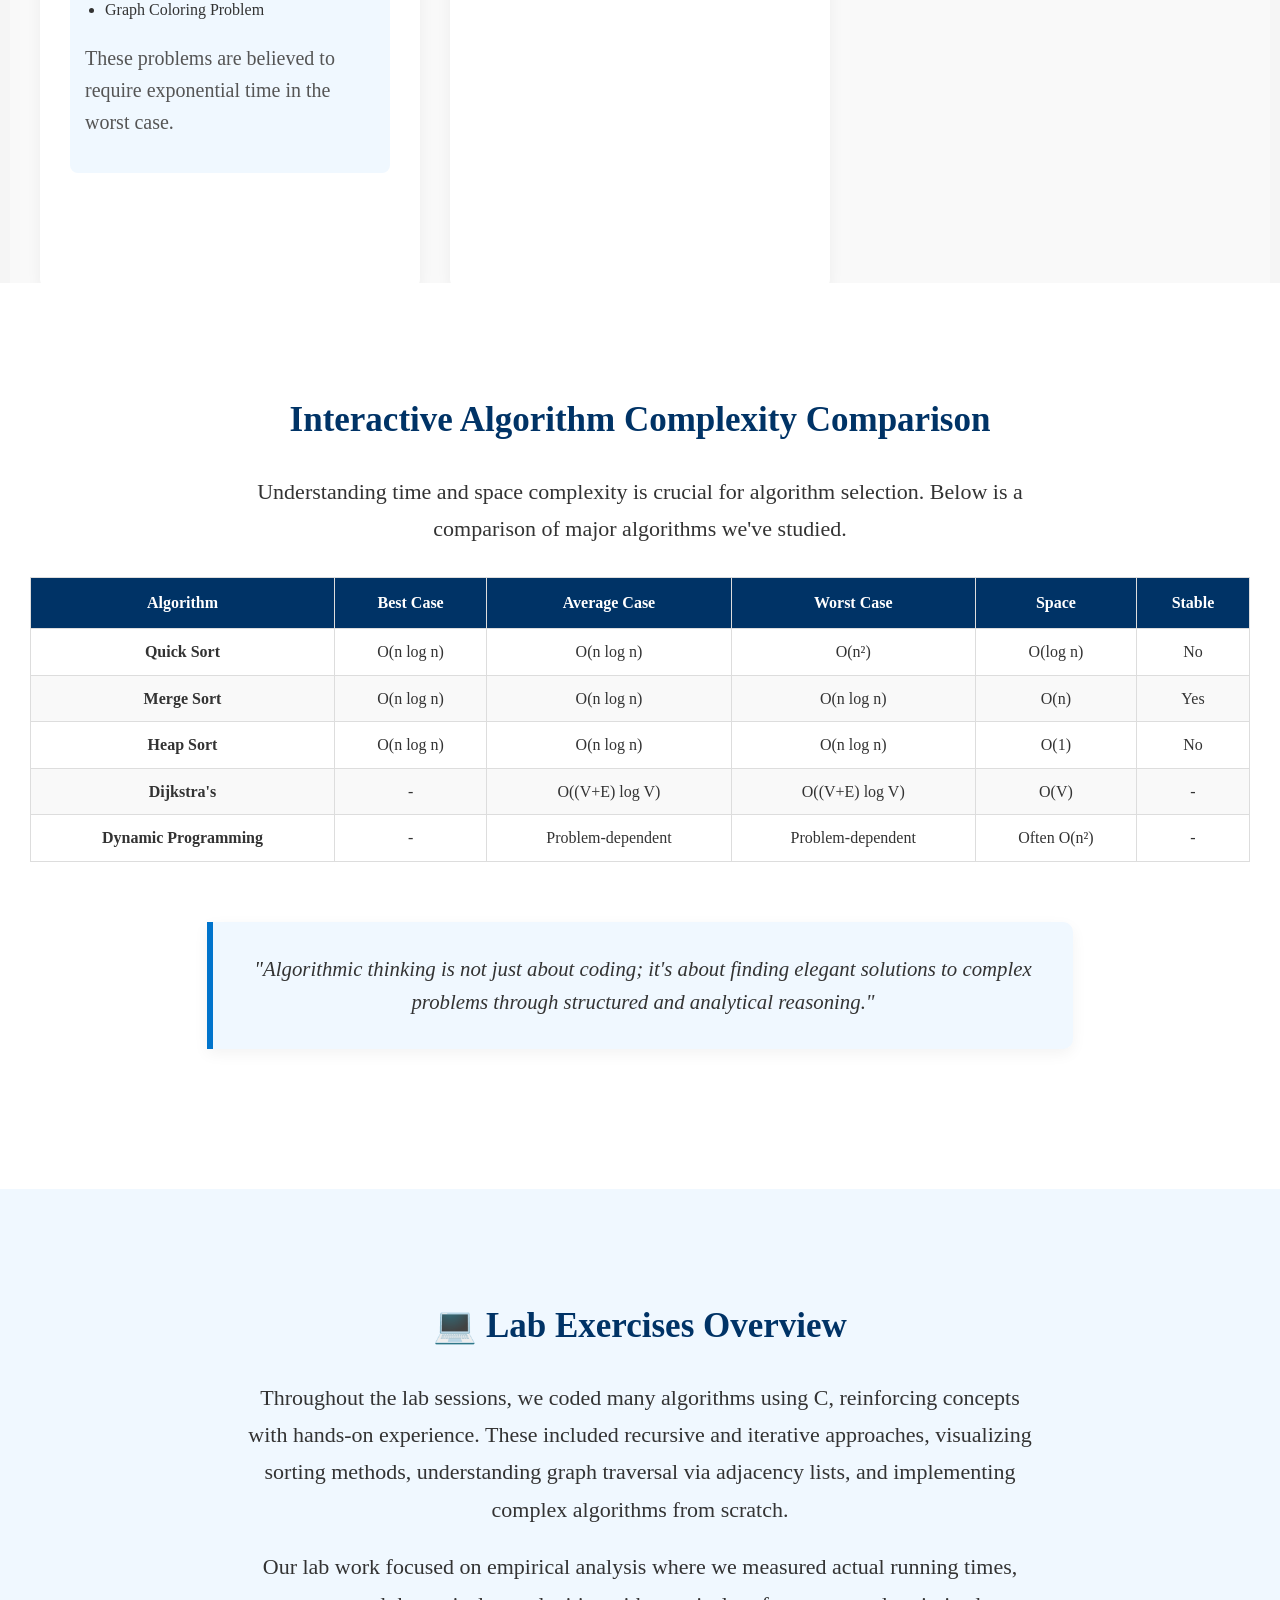
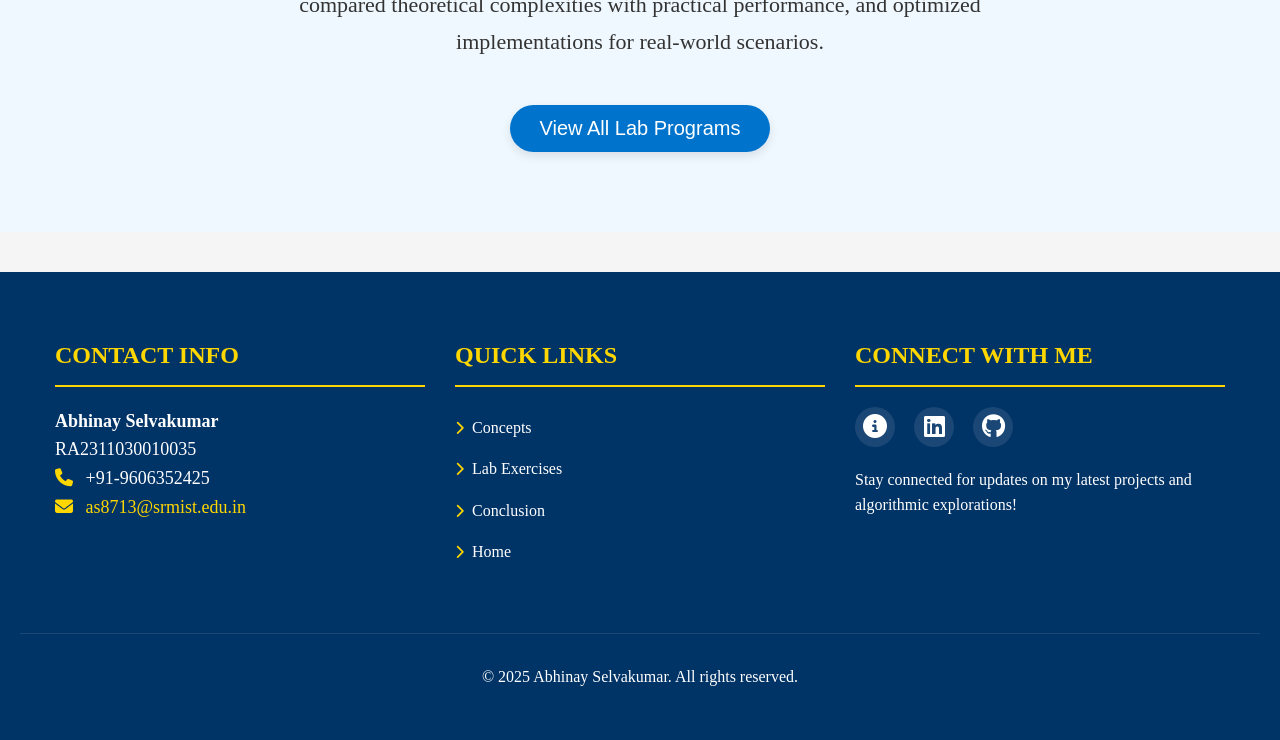
<file: docs/concepts.html>
<!DOCTYPE html>
<html lang="en">
    <head>
        <meta charset="UTF-8" />
        <meta name="viewport" content="width=device-width, initial-scale=1.0"/>
        <title>DAA Concepts</title>
        <link rel="stylesheet" href="style.css" />
        <link href="https://fonts.googleapis.com/css2?family=Roboto:wght@300;400;500;700&display=swap" rel="stylesheet">
        <link rel="stylesheet" href="https://cdnjs.cloudflare.com/ajax/libs/font-awesome/6.5.0/css/all.min.css" crossorigin="anonymous" referrerpolicy="no-referrer" />
      </head>
      
<body>

  <!-- Header -->
  <header>
    <div class="header-left">DAA Portfolio</div>
    <nav class="header-right">
      <a href="index.html">Home</a>
      <a href="concepts.html" class="active">Concepts</a>
      <a href="lab.html">Lab Exercises</a>
      <a href="conclusion.html">Conclusion</a>
    </nav>
    <div class="menu-toggle">
      <i class="fas fa-bars"></i>
    </div>
  </header>

  <!-- Concepts Intro -->
  <section class="section">
    <h1>Design and Analysis of Algorithms - Core Concepts</h1>
    <p>The DAA course equips us with tools to design efficient algorithms, analyze their performance, and solve computational problems using different strategies. This comprehensive overview explores the fundamental paradigms and techniques that form the backbone of modern algorithm design.</p>
    
    <div class="btn-group">
      <button onclick="scrollToSection('divide-conquer')">Divide & Conquer</button>
      <button onclick="scrollToSection('dynamic-programming')">Dynamic Programming</button>
      <button onclick="scrollToSection('greedy')">Greedy Algorithms</button>
    </div>
  </section>

  <!-- Topics -->
  <section class="concepts-section">

    <!-- Topic 1 -->
    <div class="concept" id="basic-techniques">
      <h2>1. Introduction to Algorithms & Basic Techniques</h2>
      <p>We started with understanding what algorithms are and how to evaluate their efficiency using recurrence relations and Big-O notation.</p>
      <ul>
        <li><strong>Insertion Sort:</strong> Shifts elements to place values in order. Good for small datasets.<br><code>Time Complexity: O(n²)</code></li>
        <li><strong>Bubble Sort:</strong> Compares adjacent elements repeatedly.<br><code>Time Complexity: O(n²)</code></li>
        <li><strong>Linear Search:</strong> Sequentially checks each element in the list.<br><code>Time Complexity: O(n)</code></li>
      </ul>
      <p><em>Use case:</em> Linear Search is still useful in small or unsorted datasets.</p>
      <div style="background-color: #f0f8ff; padding: 15px; border-radius: 8px; margin-top: 15px;">
        <h4 style="margin-top: 0; color: #003366;">Insertion Sort Visualization</h4>
        <p style="margin-bottom: 0;">
          Consider array: [5, 2, 4, 6, 1, 3]<br>
          Pass 1: [2, 5, 4, 6, 1, 3]<br>
          Pass 2: [2, 4, 5, 6, 1, 3]<br>
          Pass 3: [2, 4, 5, 6, 1, 3]<br>
          Pass 4: [1, 2, 4, 5, 6, 3]<br>
          Pass 5: [1, 2, 3, 4, 5, 6]
        </p>
      </div>
    </div>

    <!-- Topic 2 -->
    <div class="concept" id="divide-conquer">
      <h2>2. Divide and Conquer</h2>
      <p>This paradigm breaks a problem into smaller parts, solves them recursively, and merges results. The "divide and conquer" technique leads to efficient algorithms for a wide range of problems.</p>
      <ul>
        <li><strong>Binary Search:</strong> Efficient for sorted data.<br><code>O(log n)</code></li>
        <li><strong>Merge Sort:</strong> Uses recursion and merging.<br><code>O(n log n)</code></li>
        <li><strong>Quick Sort:</strong> Partition-based sorting. Fast on average.<br><code>Avg: O(n log n), Worst: O(n²)</code></li>
        <li><strong>Strassen's Matrix Multiplication:</strong> Reduces complexity from O(n³) to O(n^2.81).</li>
        <li><strong>Karatsuba Algorithm:</strong> Fast multiplication of large integers.</li>
      </ul>
      <p><em>Real-world:</em> QuickSort is widely used in libraries due to its average-case speed.</p>
      <div style="background-color: #f0f8ff; padding: 15px; border-radius: 8px; margin-top: 15px;">
        <h4 style="margin-top: 0; color: #003366;">Merge Sort vs Quick Sort</h4>
        <p><strong>Merge Sort</strong> guarantees O(n log n) performance in all cases but requires extra memory.</p>
        <p><strong>Quick Sort</strong> is typically faster in practice due to better cache locality and less overhead, but can degrade to O(n²) in worst case scenarios.</p>
        <p>Partition example for Quick Sort with array [3, 8, 2, 5, 1, 4, 7, 6] and pivot=4:</p>
        <p>After partition: [3, 2, 1, <strong>4</strong>, 8, 5, 7, 6]</p>
      </div>
    </div>

    <!-- Topic 3 -->
    <div class="concept" id="greedy">
      <h2>3. Greedy Algorithms</h2>
      <p>Make the best choice at each step hoping for an overall optimal solution. While not always guaranteed to find the global optimum, greedy algorithms are efficient for many problems.</p>
      <ul>
        <li><strong>Kruskal's Algorithm:</strong> Uses Disjoint Set for MST. <code>O(E log E)</code></li>
        <li><strong>Prim's Algorithm:</strong> Grows MST from a starting vertex. <code>O(E log V)</code></li>
        <li><strong>Dijkstra's Algorithm:</strong> Finds shortest paths in weighted graphs. <code>O((V+E) log V)</code></li>
        <li><strong>Huffman Coding:</strong> Creates optimal prefix codes for data compression.</li>
        <li><strong>Fractional Knapsack:</strong> Selects items with highest value-to-weight ratio.</li>
        <li><strong>Job Sequencing with Deadlines:</strong> Maximizes profit by optimal job scheduling.</li>
      </ul>
      <p><em>Use case:</em> Network design, resource allocation, and scheduling.</p>
      <div style="background-color: #f0f8ff; padding: 15px; border-radius: 8px; margin-top: 15px;">
        <h4 style="margin-top: 0; color: #003366;">Fractional Knapsack Example</h4>
        <p>Items: [(value=60, weight=10), (value=100, weight=20), (value=120, weight=30)]</p>
        <p>Knapsack capacity: 50</p>
        <p>Value-to-weight ratios: [6, 5, 4]</p>
        <p>Solution: Take all of item 1, all of item 2, and 2/3 of item 3</p>
        <p>Total value: 60 + 100 + (120 × 2/3) = 240</p>
      </div>
    </div>

    <!-- Topic 4 -->
    <div class="concept" id="dynamic-programming">
      <h2>4. Dynamic Programming</h2>
      <p>Overlapping subproblems and optimal substructure are solved by storing past results (memoization). DP is powerful for optimization problems where brute force would be exponential.</p>
      <ul>
        <li><strong>Longest Common Subsequence (LCS):</strong> Dynamic string comparison. <code>O(m×n)</code></li>
        <li><strong>Matrix Chain Multiplication:</strong> Optimal parenthesis placement. <code>O(n³)</code></li>
        <li><strong>0/1 Knapsack:</strong> Select items to maximize profit with a weight constraint. <code>O(n×W)</code></li>
        <li><strong>Shortest Path:</strong> Floyd-Warshall for all-pairs shortest paths. <code>O(V³)</code></li>
        <li><strong>Edit Distance:</strong> Minimum operations to transform one string to another.</li>
        <li><strong>Longest Increasing Subsequence:</strong> Find longest subsequence in ascending order.</li>
        <li><strong>Coin Change Problem:</strong> Minimum coins needed to make a sum.</li>
      </ul>
      <p><em>Real-world:</em> Used in DNA sequence alignment, text comparison, and route optimization.</p>
      <div style="background-color: #f0f8ff; padding: 15px; border-radius: 8px; margin-top: 15px;">
        <h4 style="margin-top: 0; color: #003366;">LCS Example: "ABCBDAB" and "BDCABA"</h4>
        <p>DP Table (Partial):</p>
        <pre style="background-color: #f9f9f9; padding: 8px; overflow: auto; font-family: monospace;">
   | "" | B  | D  | C  | A  | B  | A
---+----+----+----+----+----+----+----
"" | 0  | 0  | 0  | 0  | 0  | 0  | 0
A  | 0  | 0  | 0  | 0  | 1  | 1  | 1
B  | 0  | 1  | 1  | 1  | 1  | 2  | 2
C  | 0  | 1  | 1  | 2  | 2  | 2  | 2
        </pre>
        <p>Result: The LCS is "BCBA" with length 4</p>
      </div>
    </div>

    <!-- Topic 5 -->
    <div class="concept" id="backtracking">
      <h2>5. Backtracking</h2>
      <p>Systematically tries all options and backtracks if a solution fails. Backtracking is essential for solving constraint satisfaction problems and combinatorial optimization.</p>
      <ul>
        <li><strong>N-Queens:</strong> Place queens such that no two threaten each other. <code>O(n!)</code></li>
        <li><strong>Subset Sum:</strong> Identify subsets with a given total.</li>
        <li><strong>Hamiltonian Path:</strong> Find a path visiting each vertex exactly once.</li>
        <li><strong>Graph Coloring:</strong> Assign colors to vertices with constraints.</li>
        <li><strong>Sudoku Solver:</strong> Common backtracking application.</li>
        <li><strong>Permutations & Combinations:</strong> Generate all possible arrangements.</li>
      </ul>
      <p><em>Key idea:</em> Depth-first search + undo invalid decisions when hitting constraints.</p>
      <div style="background-color: #f0f8ff; padding: 15px; border-radius: 8px; margin-top: 15px;">
        <h4 style="margin-top: 0; color: #003366;">4-Queens Backtracking Solution</h4>
        <pre style="background-color: #f9f9f9; padding: 8px; overflow: auto; font-family: monospace;">
. Q . .  
. . . Q  
Q . . .  
. . Q .  
        </pre>
        <p>This is one of the two valid solutions for the 4-Queens problem.</p>
        <p>Backtracking tries placing a queen in each column, then backtracks when attacks are detected.</p>
      </div>
    </div>

    <!-- Topic 6 -->
    <div class="concept" id="graph-algorithms">
      <h2>6. Graph Algorithms</h2>
      <p>Graphs model complex systems like networks, cities, and social connections. From traversal to pathfinding and network flow, graph algorithms are foundational in computer science.</p>
      <ul>
        <li><strong>DFS/BFS:</strong> Graph traversal techniques. <code>O(V+E)</code></li>
        <li><strong>Dijkstra's Algorithm:</strong> Single-source shortest path. <code>O((V+E) log V)</code></li>
        <li><strong>Bellman-Ford:</strong> Handles negative edge weights. <code>O(V×E)</code></li>
        <li><strong>Floyd-Warshall:</strong> All-pairs shortest path using DP. <code>O(V³)</code></li>
        <li><strong>Topological Sort:</strong> Linear ordering of vertices in a DAG.</li>
        <li><strong>Strongly Connected Components:</strong> Decomposition of directed graphs.</li>
        <li><strong>Ford-Fulkerson:</strong> Maximum flow in a flow network.</li>
        <li><strong>A* Search:</strong> Heuristic-based pathfinding algorithm.</li>
      </ul>
      <div style="background-color: #f0f8ff; padding: 15px; border-radius: 8px; margin-top: 15px;">
        <h4 style="margin-top: 0; color: #003366;">Graph Traversals Comparison</h4>
        <p><strong>Depth-First Search (DFS):</strong> Explores as far as possible along a branch before backtracking. Useful for topological sorting, detecting cycles, and maze generation.</p>
        <p><strong>Breadth-First Search (BFS):</strong> Explores all neighbors at the current depth before moving to vertices at the next depth level. Ideal for finding shortest paths in unweighted graphs.</p>
        <p>For the same graph, DFS and BFS may produce different traversal orders!</p>
      </div>
    </div>

    <!-- Topic 7 -->
    <div class="concept" id="randomized-complexity">
      <h2>7. Randomized Algorithms & Complexity Theory</h2>
      <p>Random choices lead to simpler or faster average-case behavior. Complexity theory classifies problems based on their inherent difficulty.</p>
      <ul>
        <li><strong>Hiring Problem:</strong> Expected performance optimization.</li>
        <li><strong>Randomized Quick Sort:</strong> Avoids worst-case by choosing pivot randomly.</li>
        <li><strong>Monte Carlo Algorithms:</strong> May produce incorrect results with small probability.</li>
        <li><strong>Las Vegas Algorithms:</strong> Always correct, but randomized runtime.</li>
        <li><strong>NP-Completeness:</strong> Hard problems for which no polynomial-time solution is known (e.g., SAT, TSP).</li>
        <li><strong>Approximation Algorithms:</strong> Provide near-optimal solutions quickly.</li>
        <li><strong>Complexity Classes:</strong> P, NP, NP-Complete, NP-Hard, PSPACE.</li>
      </ul>
      <p><em>Fun fact:</em> P vs NP is one of the seven Millennium Prize Problems, with a $1 million reward!</p>
      <div style="background-color: #f0f8ff; padding: 15px; border-radius: 8px; margin-top: 15px;">
        <h4 style="margin-top: 0; color: #003366;">NP-Complete Problems</h4>
        <p>Well-known NP-Complete problems include:</p>
        <ul style="margin-bottom: 0;">
          <li>Traveling Salesperson Problem (TSP)</li>
          <li>Boolean Satisfiability Problem (SAT)</li>
          <li>Knapsack Problem (decision version)</li>
          <li>Hamiltonian Cycle Problem</li>
          <li>Graph Coloring Problem</li>
        </ul>
        <p>These problems are believed to require exponential time in the worst case.</p>
      </div>
    </div>

    <!-- New Topic 8 -->
    <div class="concept" id="string-algorithms">
      <h2>8. String Algorithms</h2>
      <p>String processing algorithms are fundamental for text manipulation, pattern matching, and bioinformatics applications.</p>
      <ul>
        <li><strong>Naive Pattern Matching:</strong> Simple but inefficient approach. <code>O(m×n)</code></li>
        <li><strong>KMP Algorithm:</strong> Efficient string pattern matching. <code>O(m+n)</code></li>
        <li><strong>Rabin-Karp Algorithm:</strong> Uses hashing for pattern matching. <code>O(m+n)</code> average</li>
        <li><strong>Suffix Trees & Arrays:</strong> Data structures for string operations.</li>
        <li><strong>Trie Data Structure:</strong> Efficient for dictionary operations.</li>
        <li><strong>Longest Palindromic Substring:</strong> Find the longest palindrome in a string.</li>
      </ul>
      <div style="background-color: #f0f8ff; padding: 15px; border-radius: 8px; margin-top: 15px;">
        <h4 style="margin-top: 0; color: #003366;">KMP Algorithm Visualization</h4>
        <p>Pattern: "ABABCABAB"</p>
        <p>Prefix table: [0,0,1,2,0,1,2,3,4]</p>
        <p>The prefix table helps skip unnecessary comparisons by leveraging previously matched characters, making KMP much faster than naive matching for repeated patterns.</p>
      </div>
    </div>

  </section>

  <!-- Interactive Section -->
  <section class="section">
    <h2>Interactive Algorithm Complexity Comparison</h2>
    <p>Understanding time and space complexity is crucial for algorithm selection. Below is a comparison of major algorithms we've studied.</p>
    
    <div style="overflow-x: auto; margin: 30px 0;">
      <table style="width: 100%; border-collapse: collapse; text-align: center;">
        <thead>
          <tr style="background-color: #003366; color: white;">
            <th style="padding: 12px; border: 1px solid #ddd;">Algorithm</th>
            <th style="padding: 12px; border: 1px solid #ddd;">Best Case</th>
            <th style="padding: 12px; border: 1px solid #ddd;">Average Case</th>
            <th style="padding: 12px; border: 1px solid #ddd;">Worst Case</th>
            <th style="padding: 12px; border: 1px solid #ddd;">Space</th>
            <th style="padding: 12px; border: 1px solid #ddd;">Stable</th>
          </tr>
        </thead>
        <tbody>
          <tr>
            <td style="padding: 10px; border: 1px solid #ddd; font-weight: bold;">Quick Sort</td>
            <td style="padding: 10px; border: 1px solid #ddd;">O(n log n)</td>
            <td style="padding: 10px; border: 1px solid #ddd;">O(n log n)</td>
            <td style="padding: 10px; border: 1px solid #ddd;">O(n²)</td>
            <td style="padding: 10px; border: 1px solid #ddd;">O(log n)</td>
            <td style="padding: 10px; border: 1px solid #ddd;">No</td>
          </tr>
          <tr style="background-color: #f9f9f9;">
            <td style="padding: 10px; border: 1px solid #ddd; font-weight: bold;">Merge Sort</td>
            <td style="padding: 10px; border: 1px solid #ddd;">O(n log n)</td>
            <td style="padding: 10px; border: 1px solid #ddd;">O(n log n)</td>
            <td style="padding: 10px; border: 1px solid #ddd;">O(n log n)</td>
            <td style="padding: 10px; border: 1px solid #ddd;">O(n)</td>
            <td style="padding: 10px; border: 1px solid #ddd;">Yes</td>
          </tr>
          <tr>
            <td style="padding: 10px; border: 1px solid #ddd; font-weight: bold;">Heap Sort</td>
            <td style="padding: 10px; border: 1px solid #ddd;">O(n log n)</td>
            <td style="padding: 10px; border: 1px solid #ddd;">O(n log n)</td>
            <td style="padding: 10px; border: 1px solid #ddd;">O(n log n)</td>
            <td style="padding: 10px; border: 1px solid #ddd;">O(1)</td>
            <td style="padding: 10px; border: 1px solid #ddd;">No</td>
          </tr>
          <tr style="background-color: #f9f9f9;">
            <td style="padding: 10px; border: 1px solid #ddd; font-weight: bold;">Dijkstra's</td>
            <td style="padding: 10px; border: 1px solid #ddd;">-</td>
            <td style="padding: 10px; border: 1px solid #ddd;">O((V+E) log V)</td>
            <td style="padding: 10px; border: 1px solid #ddd;">O((V+E) log V)</td>
            <td style="padding: 10px; border: 1px solid #ddd;">O(V)</td>
            <td style="padding: 10px; border: 1px solid #ddd;">-</td>
          </tr>
          <tr>
            <td style="padding: 10px; border: 1px solid #ddd; font-weight: bold;">Dynamic Programming</td>
            <td style="padding: 10px; border: 1px solid #ddd;">-</td>
            <td style="padding: 10px; border: 1px solid #ddd;">Problem-dependent</td>
            <td style="padding: 10px; border: 1px solid #ddd;">Problem-dependent</td>
            <td style="padding: 10px; border: 1px solid #ddd;">Often O(n²)</td>
            <td style="padding: 10px; border: 1px solid #ddd;">-</td>
          </tr>
        </tbody>
      </table>
    </div>

    <div class="quote">
      "Algorithmic thinking is not just about coding; it's about finding elegant solutions to complex problems through structured and analytical reasoning."
    </div>
  </section>

  <!-- Lab Exercises CTA -->
  <section class="section lab-brief">
    <h2>💻 Lab Exercises Overview</h2>
    <p>Throughout the lab sessions, we coded many algorithms using C, reinforcing concepts with hands-on experience. These included recursive and iterative approaches, visualizing sorting methods, understanding graph traversal via adjacency lists, and implementing complex algorithms from scratch.</p>
    <p>Our lab work focused on empirical analysis where we measured actual running times, compared theoretical complexities with practical performance, and optimized implementations for real-world scenarios.</p>
    <button onclick="goToLab()">View All Lab Programs</button>
  </section>

  <footer style="background-color: #003366; color: white; padding: 40px 20px; margin-top: 40px;">
    <div style="display: flex; flex-wrap: wrap; justify-content: space-between; max-width: 1200px; margin: 0 auto; text-align: left;">
        <!-- Contact Information Section -->
        <div style="flex: 1; min-width: 300px; margin-bottom: 30px; padding: 0 15px;">
            <h3 style="font-size: 24px; margin-bottom: 20px; color: #FFD700; border-bottom: 2px solid #FFD700; padding-bottom: 10px;">CONTACT INFO</h3>
            <p style="margin: 10px 0; font-size: 18px; line-height: 1.6;">
                <strong>Abhinay Selvakumar</strong><br>
                RA2311030010035<br>
                <i class="fas fa-phone" style="margin-right: 8px; color: #FFD700;"></i> +91-9606352425<br>
                <i class="fas fa-envelope" style="margin-right: 8px; color: #FFD700;"></i> <a href="mailto:as8713@srmist.edu.in" style="color: #FFD700; text-decoration: none;">as8713@srmist.edu.in</a>
            </p>
        </div>
        
        <!-- Quick Links Section -->
        <div style="flex: 1; min-width: 300px; margin-bottom: 30px; padding: 0 15px;">
            <h3 style="font-size: 24px; margin-bottom: 20px; color: #FFD700; border-bottom: 2px solid #FFD700; padding-bottom: 10px;">QUICK LINKS</h3>
            <nav style="display: flex; flex-direction: column;">
                <a href="concepts.html" style="color: white; margin: 8px 0; text-decoration: none; transition: all 0.3s ease;"><i class="fas fa-chevron-right" style="margin-right: 8px; color: #FFD700; font-size: 14px;"></i>Concepts</a>
                <a href="lab.html" style="color: white; margin: 8px 0; text-decoration: none; transition: all 0.3s ease;"><i class="fas fa-chevron-right" style="margin-right: 8px; color: #FFD700; font-size: 14px;"></i>Lab Exercises</a>
                <a href="conclusion.html" style="color: white; margin: 8px 0; text-decoration: none; transition: all 0.3s ease;"><i class="fas fa-chevron-right" style="margin-right: 8px; color: #FFD700; font-size: 14px;"></i>Conclusion</a>
                <a href="index.html" style="color: white; margin: 8px 0; text-decoration: none; transition: all 0.3s ease;"><i class="fas fa-chevron-right" style="margin-right: 8px; color: #FFD700; font-size: 14px;"></i>Home</a>
            </nav>
        </div>
        
        <!-- Connect Section -->
        <div style="flex: 1; min-width: 300px; margin-bottom: 30px; padding: 0 15px;">
            <h3 style="font-size: 24px; margin-bottom: 20px; color: #FFD700; border-bottom: 2px solid #FFD700; padding-bottom: 10px;">CONNECT WITH ME</h3>
            <div class="social-icons" style="margin: 20px 0;">
                <a href="#" target="_blank" style="display: inline-block; color: white; margin: 0 15px 0 0; font-size: 24px; background-color: rgba(255,255,255,0.1); width: 40px; height: 40px; line-height: 40px; text-align: center; border-radius: 50%; transition: all 0.3s ease;"><i class="fas fa-info-circle"></i></a>
                <a href="https://www.linkedin.com/in/abhinay-selvakumar-ba3157289/" target="_blank" style="display: inline-block; color: white; margin: 0 15px 0 0; font-size: 24px; background-color: rgba(255,255,255,0.1); width: 40px; height: 40px; line-height: 40px; text-align: center; border-radius: 50%; transition: all 0.3s ease;"><i class="fab fa-linkedin"></i></a>
                <a href="https://github.com/abhi-0308/DAA-Portfolio" target="_blank" style="display: inline-block; color: white; margin: 0 15px 0 0; font-size: 24px; background-color: rgba(255,255,255,0.1); width: 40px; height: 40px; line-height: 40px; text-align: center; border-radius: 50%; transition: all 0.3s ease;"><i class="fab fa-github"></i></a>
        </div>
            <p style="margin-top: 20px; font-size: 16px;">Stay connected for updates on my latest projects and algorithmic explorations!</p>
        </div>
    </div>
    
    <!-- Copyright Section -->
    <div style="border-top: 1px solid rgba(255,255,255,0.1); padding-top: 20px; margin-top: 10px; text-align: center;">
        <p style="font-size: 16px;">&copy; 2025 Abhinay Selvakumar. All rights reserved.</p>
    </div>
</footer>

  <!-- Back to top button -->
  <button id="backToTopBtn" title="Go to top">↑</button>

  <script>
    // Function to navigate to lab page
    function goToLab() {
      window.location.href = "lab.html";
    }
    
    // Function to scroll to specific section
    function scrollToSection(id) {
      const element = document.getElementById(id);
      if (element) {
        element.scrollIntoView({ behavior: 'smooth' });
      }
    }
    
    // Back to top button functionality
    const backToTopBtn = document.getElementById("backToTopBtn");
    
    window.onscroll = function() {
      if (document.body.scrollTop > 200 || document.documentElement.scrollTop > 200) {
        backToTopBtn.style.display = "block";
      } else {
        backToTopBtn.style.display = "none";
      }
      
      // Header scroll effect
      const header = document.querySelector('header');
      if (document.body.scrollTop > 50 || document.documentElement.scrollTop > 50) {
        header.classList.add('scrolled');
      } else {
        header.classList.remove('scrolled');
      }
    };
    
    backToTopBtn.addEventListener("click", function() {
      window.scrollTo({top: 0, behavior: 'smooth'});
    });
    
    // Mobile menu toggle
    const menuToggle = document.querySelector('.menu-toggle');
    const headerRight = document.querySelector('.header-right');
    
    if (menuToggle) {
      menuToggle.addEventListener('click', function() {
        headerRight.classList.toggle('show');
      });
    }
  </script>

</body>
</html>
</file>
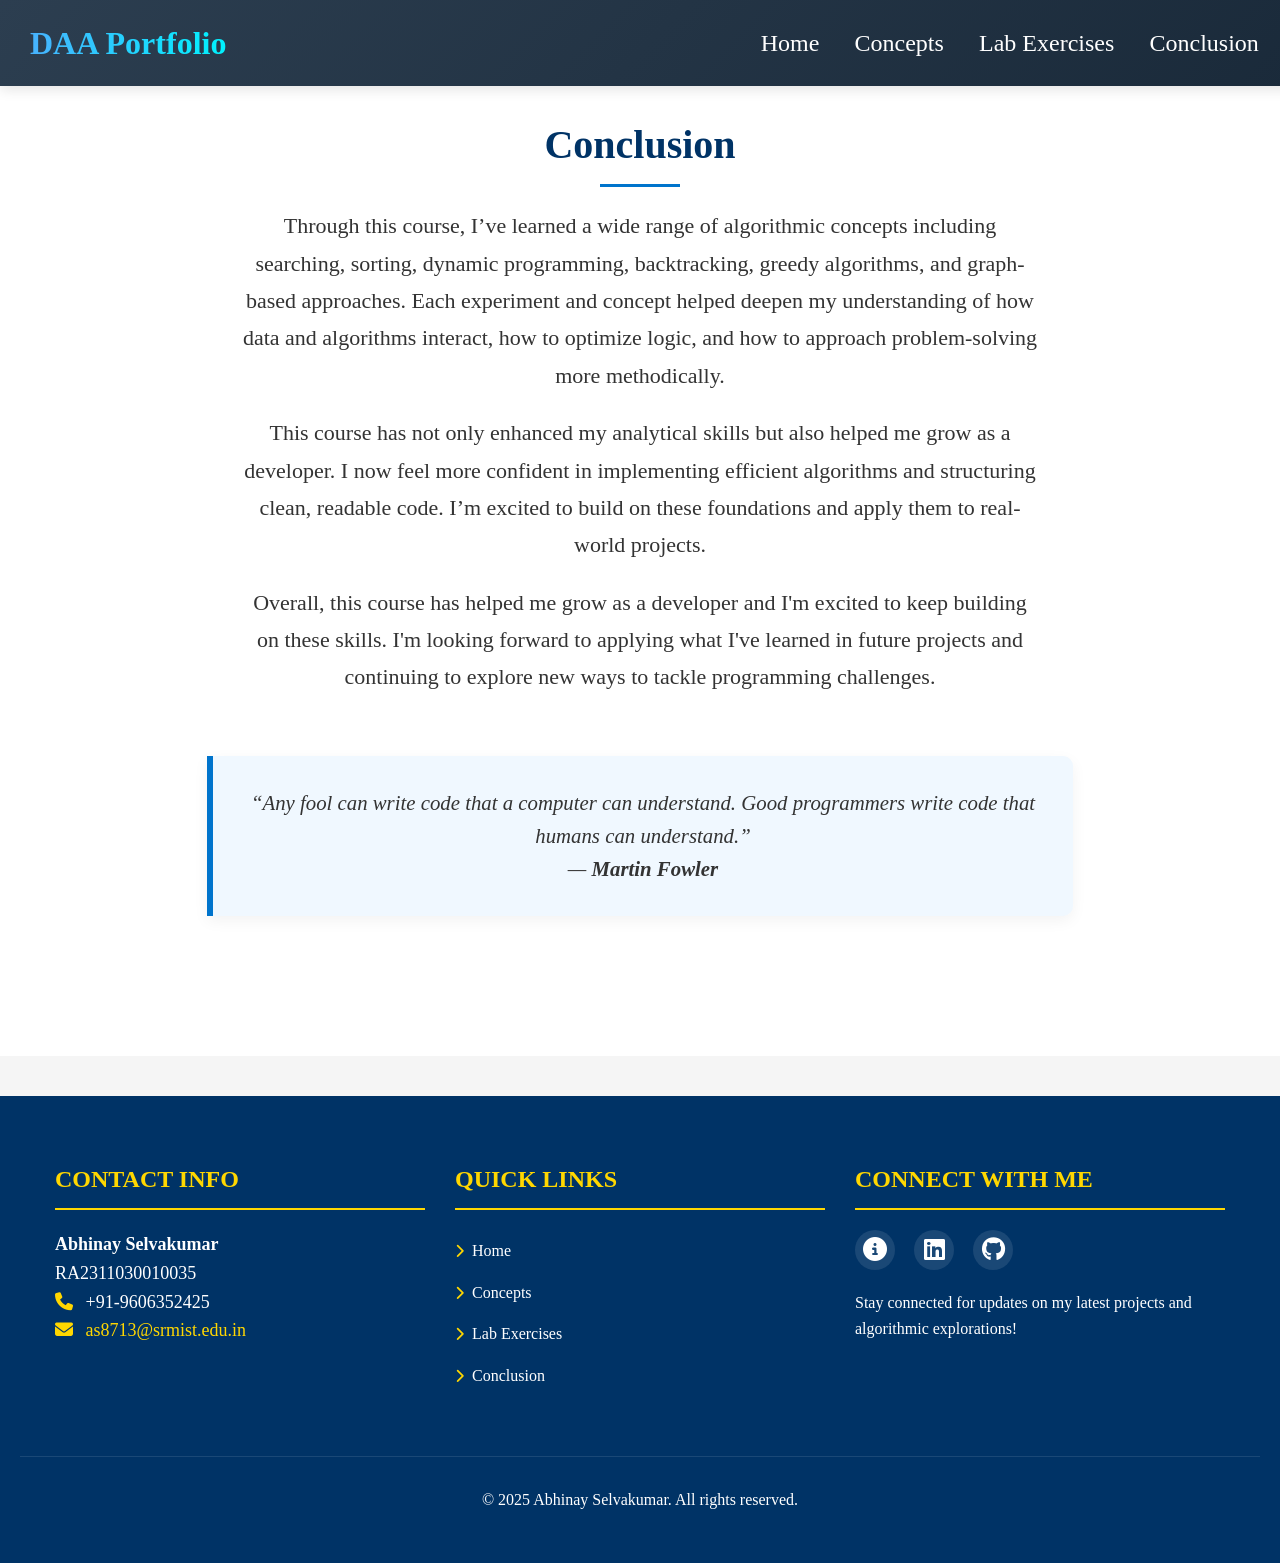
<file: docs/conclusion.html>
<!DOCTYPE html>
<html lang="en">
    <head>
        <meta charset="UTF-8" />
        <meta name="viewport" content="width=device-width, initial-scale=1.0"/>
        <title>Conclusion</title>
        <link rel="stylesheet" href="style.css" />
        <link href="https://fonts.googleapis.com/css2?family=Roboto:wght@300;400;500;700&display=swap" rel="stylesheet">
        <link rel="stylesheet" href="https://cdnjs.cloudflare.com/ajax/libs/font-awesome/6.5.0/css/all.min.css" crossorigin="anonymous" referrerpolicy="no-referrer" />
      </head>
      
<body>

  <!-- Header -->
  <header>
    <div class="header-left">DAA Portfolio</div>
    <nav class="header-right">
      <a href="index.html">Home</a>
      <a href="concepts.html">Concepts</a>
      <a href="lab.html">Lab Exercises</a>
      <a href="conclusion.html">Conclusion</a>
    </nav>
  </header>

  <!-- Conclusion Content -->
  <section class="section">
    <h1>Conclusion</h1>
    <p>
      Through this course, I’ve learned a wide range of algorithmic concepts including searching, sorting, dynamic programming, backtracking, greedy algorithms, and graph-based approaches. 
      Each experiment and concept helped deepen my understanding of how data and algorithms interact, how to optimize logic, and how to approach problem-solving more methodically.
    </p>
    <p>
      This course has not only enhanced my analytical skills but also helped me grow as a developer. I now feel more confident in implementing efficient algorithms and structuring clean, readable code. 
      I’m excited to build on these foundations and apply them to real-world projects.
    </p>
    <p>
      Overall, this course has helped me grow as a developer and I'm excited to keep building on these skills. I'm looking forward to applying what I've learned in future projects 
      and continuing to explore new ways to tackle programming challenges.
    </p>

    <blockquote class="quote">
      “Any fool can write code that a computer can understand. Good programmers write code that humans can understand.”<br />
      — <strong>Martin Fowler</strong>
    </blockquote>
  </section>

  <footer style="background-color: #003366; color: white; padding: 40px 20px; margin-top: 40px;">
    <div style="display: flex; flex-wrap: wrap; justify-content: space-between; max-width: 1200px; margin: 0 auto; text-align: left;">
        <!-- Contact Information Section -->
        <div style="flex: 1; min-width: 300px; margin-bottom: 30px; padding: 0 15px;">
            <h3 style="font-size: 24px; margin-bottom: 20px; color: #FFD700; border-bottom: 2px solid #FFD700; padding-bottom: 10px;">CONTACT INFO</h3>
            <p style="margin: 10px 0; font-size: 18px; line-height: 1.6;">
                <strong>Abhinay Selvakumar</strong><br>
                RA2311030010035<br>
                <i class="fas fa-phone" style="margin-right: 8px; color: #FFD700;"></i> +91-9606352425<br>
                <i class="fas fa-envelope" style="margin-right: 8px; color: #FFD700;"></i> <a href="mailto:as8713@srmist.edu.in" style="color: #FFD700; text-decoration: none;">as8713@srmist.edu.in</a>
            </p>
        </div>
        
        <!-- Quick Links Section -->
        <div style="flex: 1; min-width: 300px; margin-bottom: 30px; padding: 0 15px;">
            <h3 style="font-size: 24px; margin-bottom: 20px; color: #FFD700; border-bottom: 2px solid #FFD700; padding-bottom: 10px;">QUICK LINKS</h3>
            <nav style="display: flex; flex-direction: column;">
                <a href="index.html" style="color: white; margin: 8px 0; text-decoration: none; transition: all 0.3s ease;"><i class="fas fa-chevron-right" style="margin-right: 8px; color: #FFD700; font-size: 14px;"></i>Home</a>
                <a href="concepts.html" style="color: white; margin: 8px 0; text-decoration: none; transition: all 0.3s ease;"><i class="fas fa-chevron-right" style="margin-right: 8px; color: #FFD700; font-size: 14px;"></i>Concepts</a>
                <a href="lab.html" style="color: white; margin: 8px 0; text-decoration: none; transition: all 0.3s ease;"><i class="fas fa-chevron-right" style="margin-right: 8px; color: #FFD700; font-size: 14px;"></i>Lab Exercises</a>
                <a href="conclusion.html" style="color: white; margin: 8px 0; text-decoration: none; transition: all 0.3s ease;"><i class="fas fa-chevron-right" style="margin-right: 8px; color: #FFD700; font-size: 14px;"></i>Conclusion</a>
            </nav>
        </div>
        
        <!-- Connect Section -->
        <div style="flex: 1; min-width: 300px; margin-bottom: 30px; padding: 0 15px;">
            <h3 style="font-size: 24px; margin-bottom: 20px; color: #FFD700; border-bottom: 2px solid #FFD700; padding-bottom: 10px;">CONNECT WITH ME</h3>
            <div class="social-icons" style="margin: 20px 0;">
                <a href="#" target="_blank" style="display: inline-block; color: white; margin: 0 15px 0 0; font-size: 24px; background-color: rgba(255,255,255,0.1); width: 40px; height: 40px; line-height: 40px; text-align: center; border-radius: 50%; transition: all 0.3s ease;"><i class="fas fa-info-circle"></i></a>
                <a href="https://www.linkedin.com/in/abhinay-selvakumar-ba3157289/" target="_blank" style="display: inline-block; color: white; margin: 0 15px 0 0; font-size: 24px; background-color: rgba(255,255,255,0.1); width: 40px; height: 40px; line-height: 40px; text-align: center; border-radius: 50%; transition: all 0.3s ease;"><i class="fab fa-linkedin"></i></a>
                <a href="https://github.com/abhi-0308/DAA-Portfolio" target="_blank" style="display: inline-block; color: white; margin: 0 15px 0 0; font-size: 24px; background-color: rgba(255,255,255,0.1); width: 40px; height: 40px; line-height: 40px; text-align: center; border-radius: 50%; transition: all 0.3s ease;"><i class="fab fa-github"></i></a>
        </div>
            <p style="margin-top: 20px; font-size: 16px;">Stay connected for updates on my latest projects and algorithmic explorations!</p>
        </div>
    </div>
    
    <!-- Copyright Section -->
    <div style="border-top: 1px solid rgba(255,255,255,0.1); padding-top: 20px; margin-top: 10px; text-align: center;">
        <p style="font-size: 16px;">&copy; 2025 Abhinay Selvakumar. All rights reserved.</p>
    </div>
</footer>

</body>
</html>
</file>
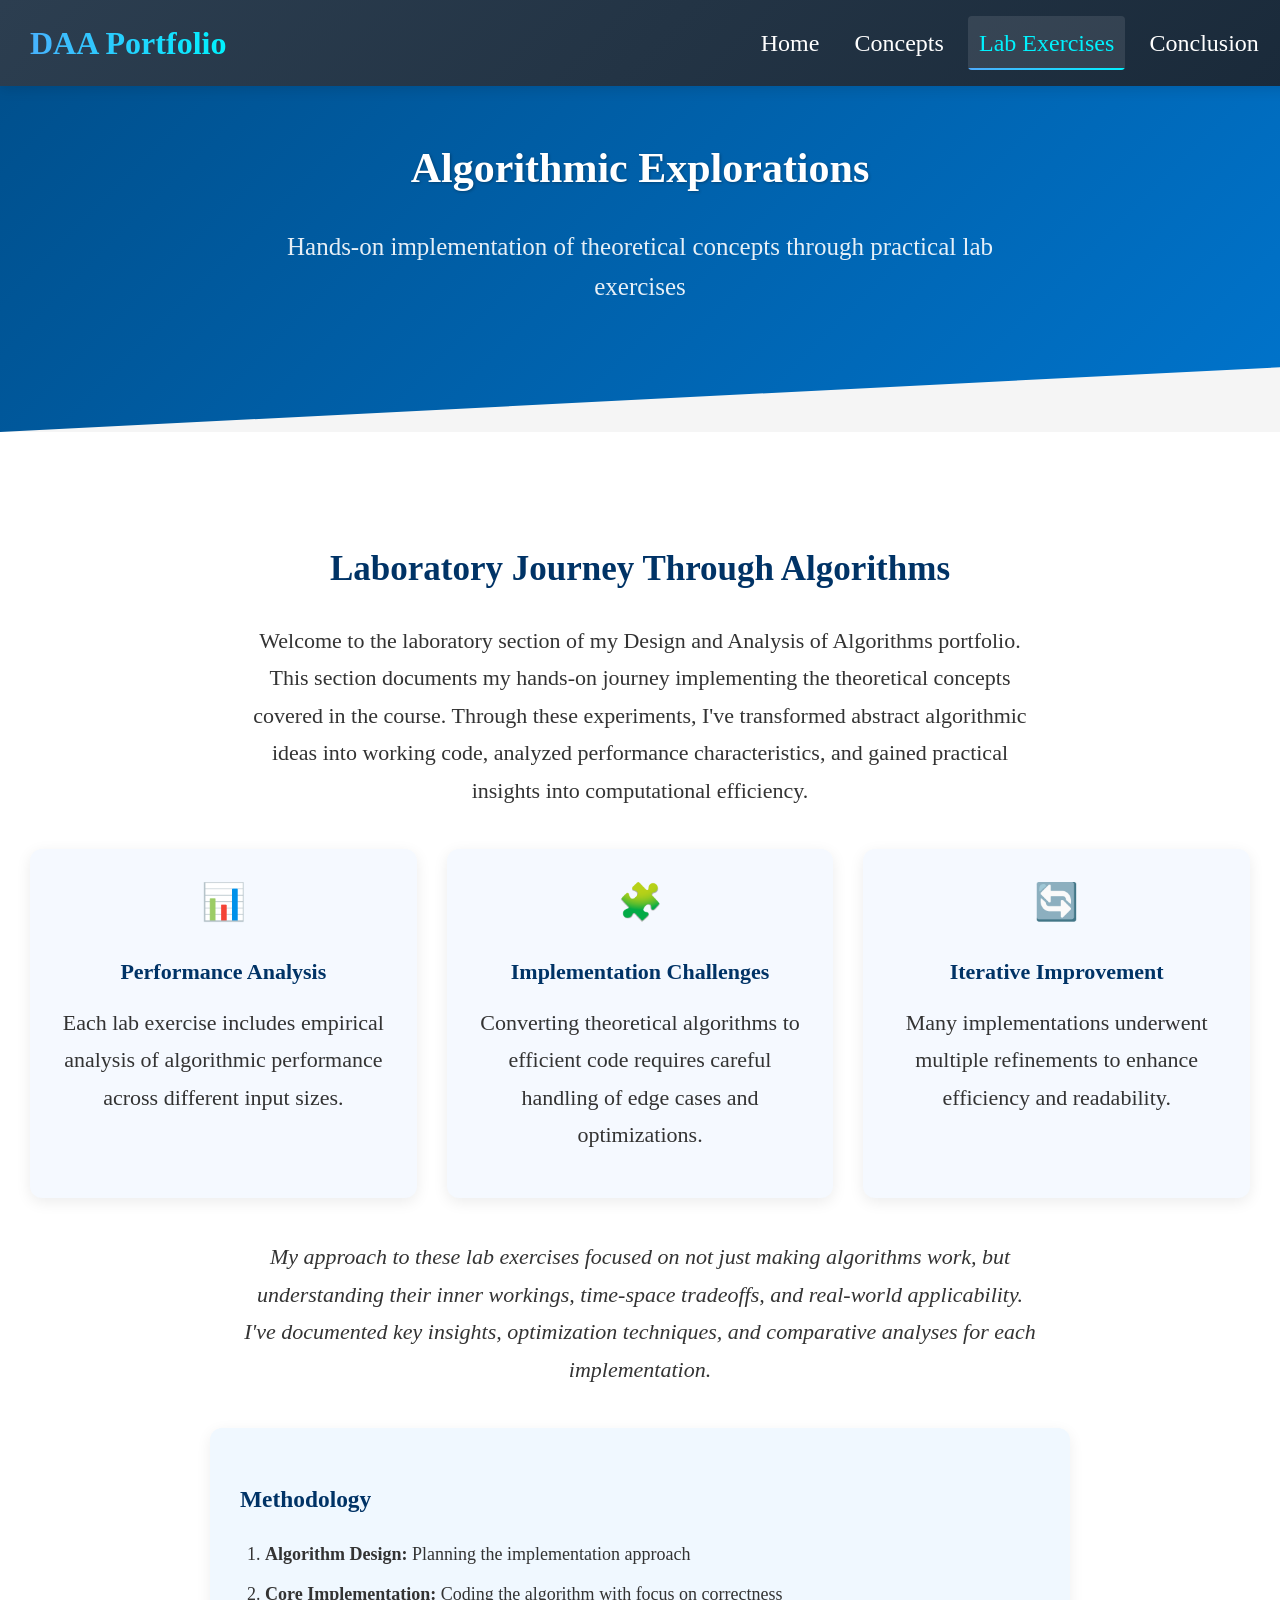
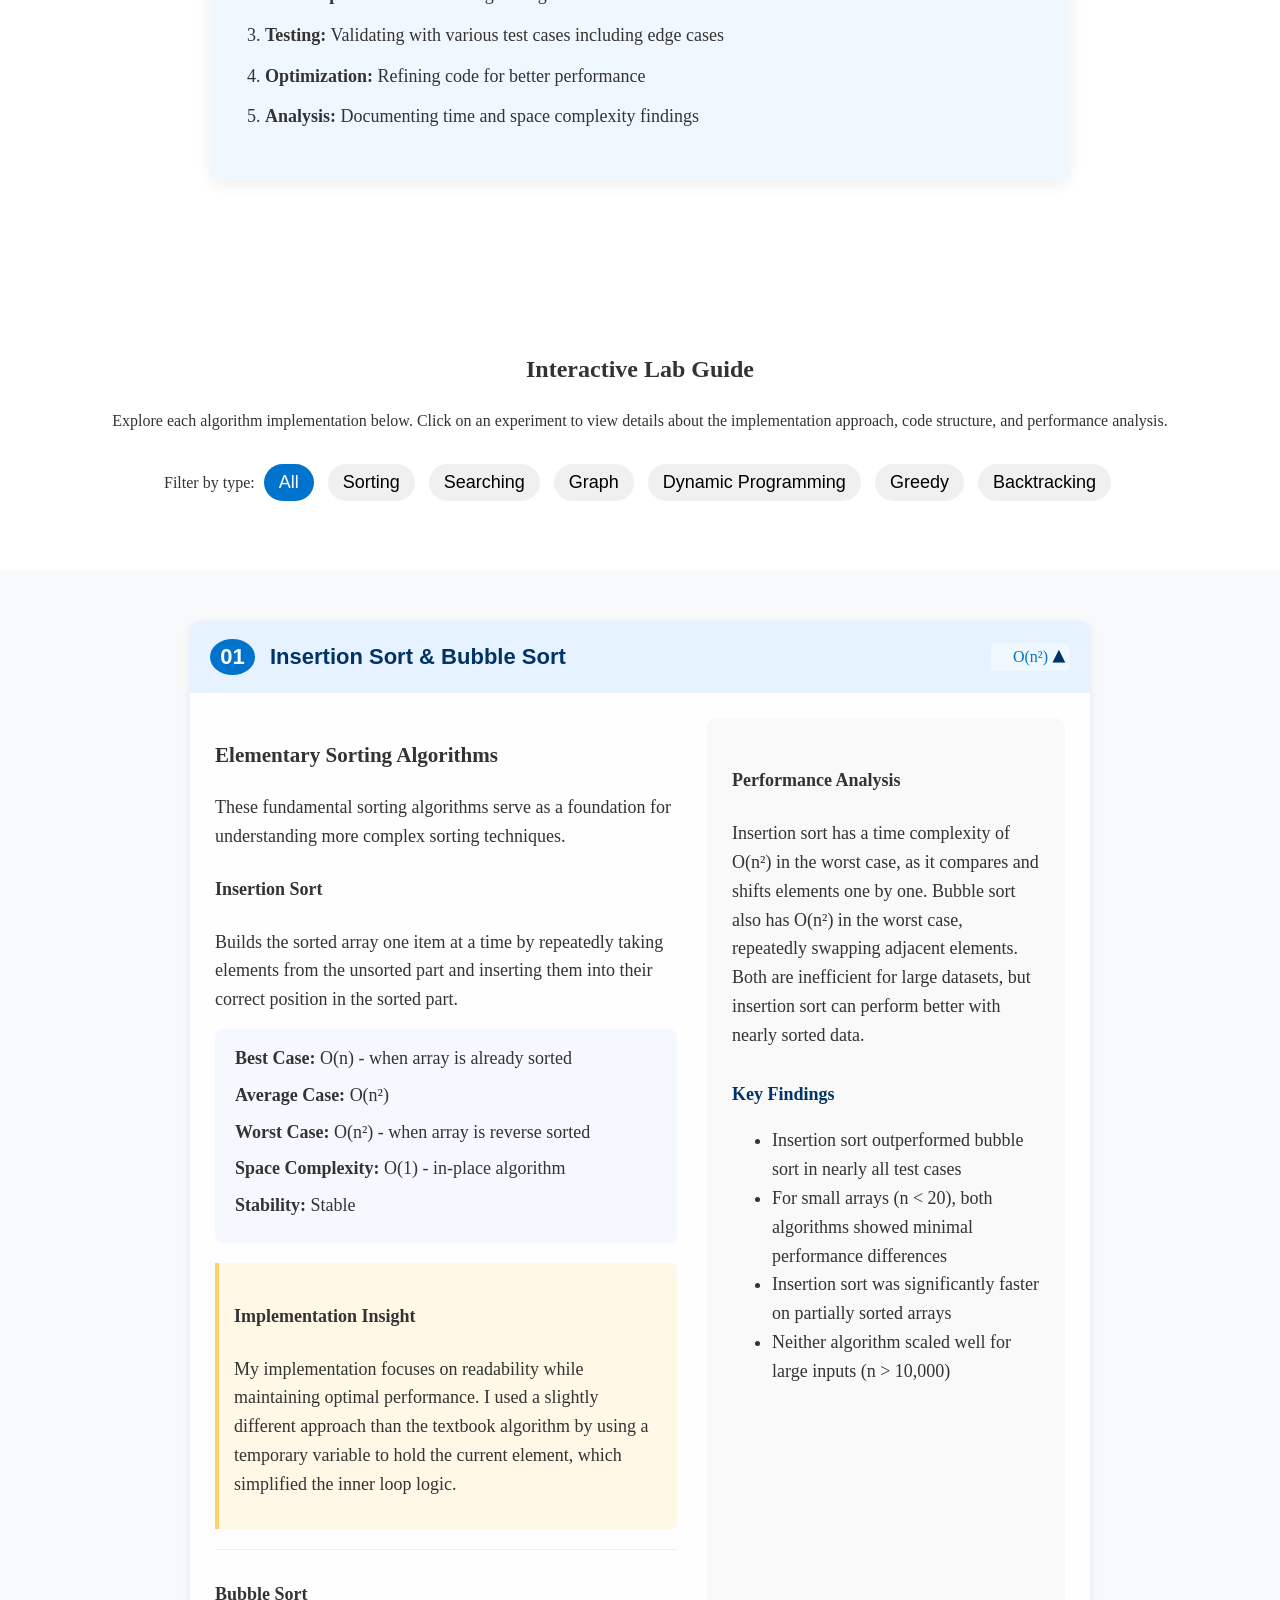
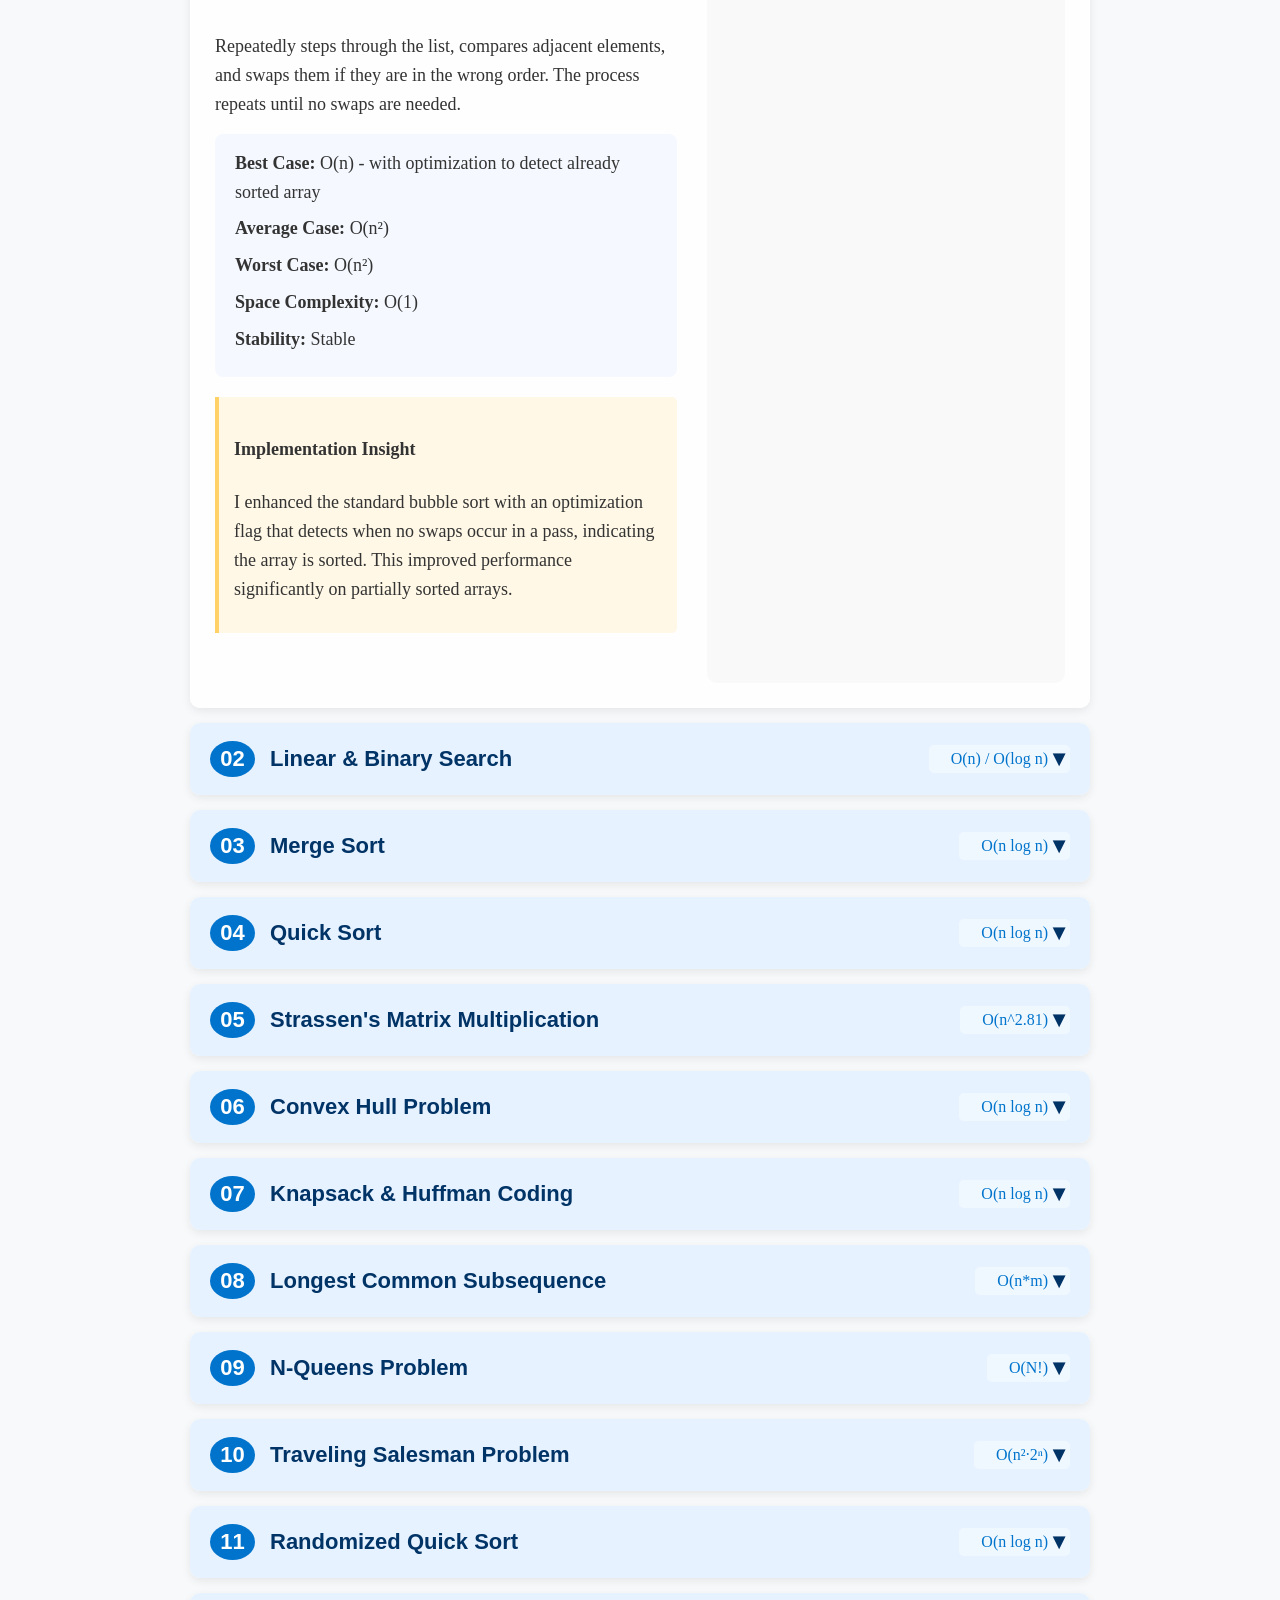
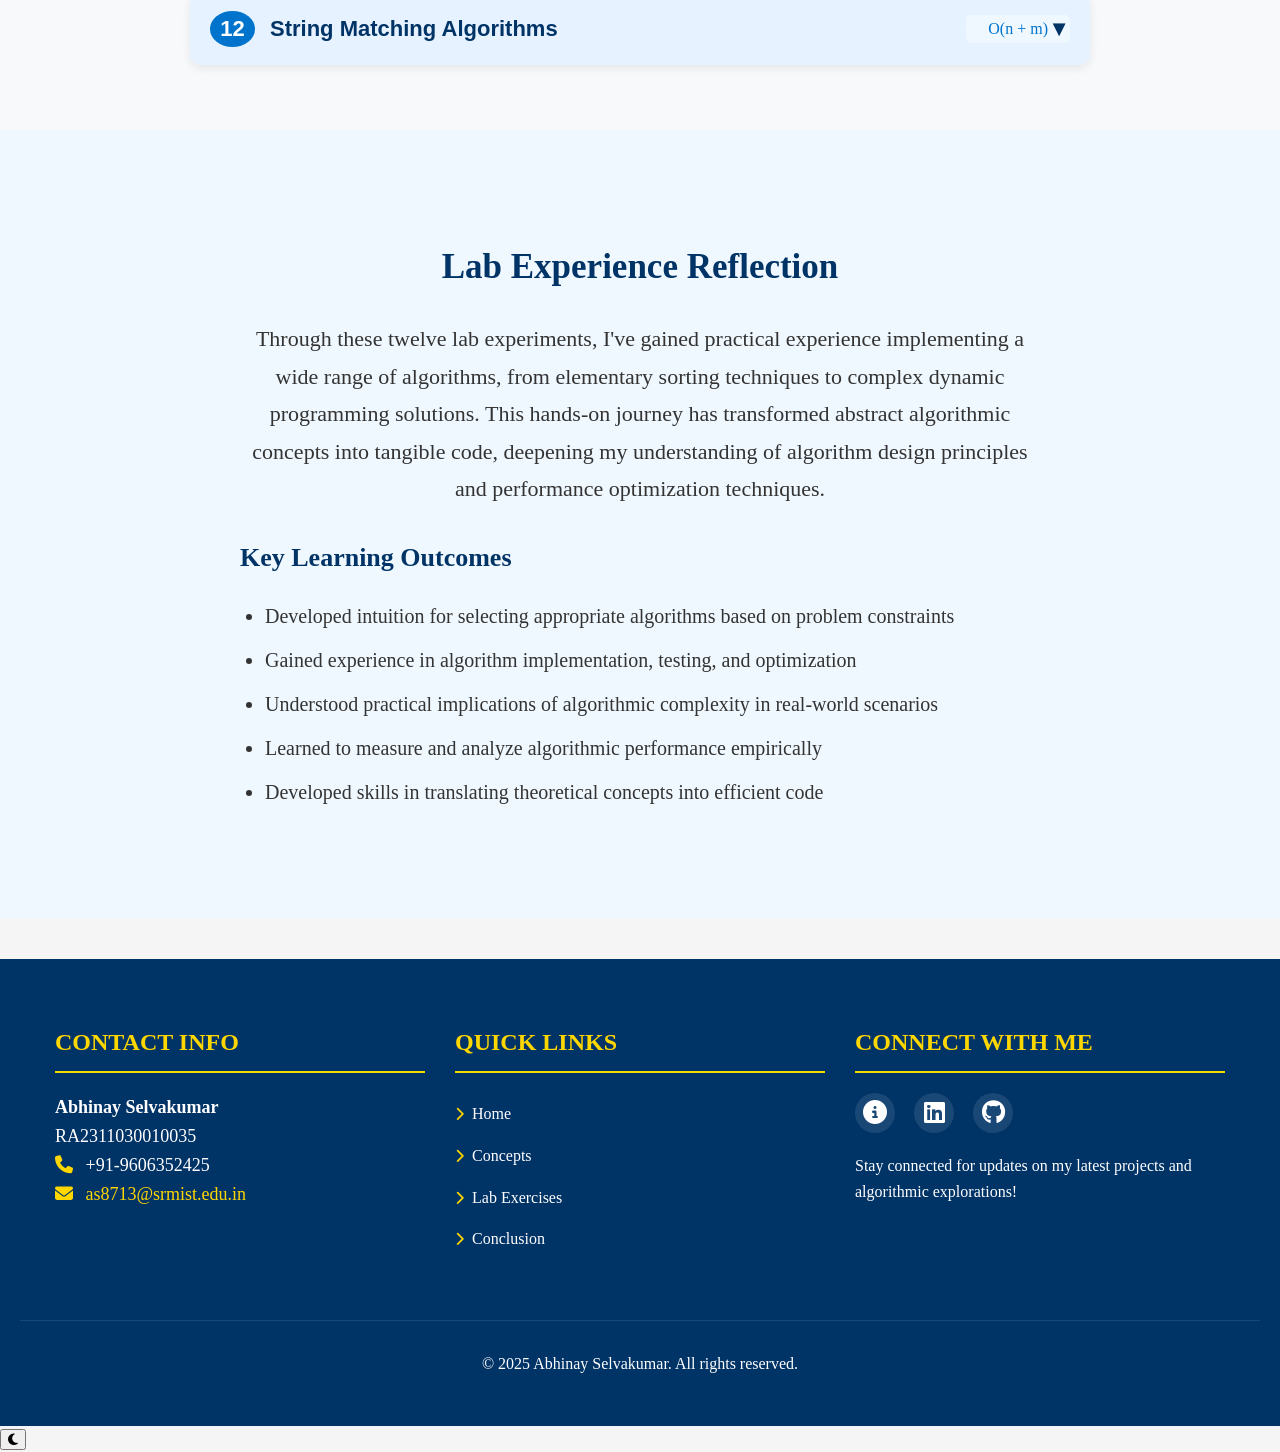
<file: docs/lab.html>
<!DOCTYPE html>
<html lang="en">
    <head>
        <meta charset="UTF-8" />
        <meta name="viewport" content="width=device-width, initial-scale=1.0"/>
        <title>Lab Experiments | DAA Portfolio</title>
        <link rel="stylesheet" href="style.css" />
        <meta name="description" content="Explore hands-on lab experiments from the Design and Analysis of Algorithms course" />
        <link href="https://fonts.googleapis.com/css2?family=Roboto:wght@300;400;500;700&display=swap" rel="stylesheet">
        <link rel="stylesheet" href="https://cdnjs.cloudflare.com/ajax/libs/font-awesome/6.5.0/css/all.min.css" crossorigin="anonymous" referrerpolicy="no-referrer" />
      </head>
      
<body>

</head>
<body>
    <header id="mainHeader">
        <div class="header-left">DAA Portfolio</div>
        <div class="menu-toggle" id="menuToggle">☰</div>
        <nav class="header-right" id="headerNav">
            <a href="index.html" class="active">Home</a>
            <a href="concepts.html">Concepts</a>
            <a href="lab.html">Lab Exercises</a>
            <a href="conclusion.html">Conclusion</a>
        </nav>
    </header>

    <script>
        // Mobile Menu Toggle
        document.getElementById('menuToggle').addEventListener('click', function() {
            const nav = document.getElementById('headerNav');
            nav.classList.toggle('show');
        });

        // Highlight Active Page
        const currentPage = window.location.pathname.split('/').pop();
        const navLinks = document.querySelectorAll('.header-right a');
        
        navLinks.forEach(link => {
            if (link.getAttribute('href') === currentPage) {
                link.classList.add('active');
            } else {
                link.classList.remove('active');
            }
        });

        // Scroll Effect
        window.addEventListener('scroll', function() {
            const header = document.getElementById('mainHeader');
            if (window.scrollY > 50) {
                header.classList.add('scrolled');
            } else {
                header.classList.remove('scrolled');
            }
        });

        // Smooth hover effects
        navLinks.forEach(link => {
            link.addEventListener('mouseenter', function() {
                this.style.transform = 'translateY(-2px)';
            });
            
            link.addEventListener('mouseleave', function() {
                this.style.transform = 'translateY(0)';
            });
        });
    </script>

  <!-- Hero Section -->
  <section class="lab-hero">
    <div class="lab-hero-content">
      <h1>Algorithmic Explorations</h1>
      <p>Hands-on implementation of theoretical concepts through practical lab exercises</p>
    </div>
  </section>

  <!-- Lab Introduction -->
  <section class="section lab-intro">
    <h2>Laboratory Journey Through Algorithms</h2>
    <p>Welcome to the laboratory section of my Design and Analysis of Algorithms portfolio. This section documents my hands-on journey implementing the theoretical concepts covered in the course. Through these experiments, I've transformed abstract algorithmic ideas into working code, analyzed performance characteristics, and gained practical insights into computational efficiency.</p>
    
    <div class="lab-highlights">
      <div class="highlight-card">
        <div class="highlight-icon">📊</div>
        <h3>Performance Analysis</h3>
        <p>Each lab exercise includes empirical analysis of algorithmic performance across different input sizes.</p>
      </div>
      
      <div class="highlight-card">
        <div class="highlight-icon">🧩</div>
        <h3>Implementation Challenges</h3>
        <p>Converting theoretical algorithms to efficient code requires careful handling of edge cases and optimizations.</p>
      </div>
      
      <div class="highlight-card">
        <div class="highlight-icon">🔄</div>
        <h3>Iterative Improvement</h3>
        <p>Many implementations underwent multiple refinements to enhance efficiency and readability.</p>
      </div>
    </div>
    
    <p class="lab-approach">My approach to these lab exercises focused on not just making algorithms work, but understanding their inner workings, time-space tradeoffs, and real-world applicability. I've documented key insights, optimization techniques, and comparative analyses for each implementation.</p>
    
    <div class="lab-methodology">
      <h3>Methodology</h3>
      <ol>
        <li><strong>Algorithm Design:</strong> Planning the implementation approach</li>
        <li><strong>Core Implementation:</strong> Coding the algorithm with focus on correctness</li>
        <li><strong>Testing:</strong> Validating with various test cases including edge cases</li>
        <li><strong>Optimization:</strong> Refining code for better performance</li>
        <li><strong>Analysis:</strong> Documenting time and space complexity findings</li>
      </ol>
    </div>
  </section>

  <!-- Interactive Lab Guide -->
  <section class="lab-guide-section">
    <h2>Interactive Lab Guide</h2>
    <p>Explore each algorithm implementation below. Click on an experiment to view details about the implementation approach, code structure, and performance analysis.</p>
  
    <!-- Algorithm type filter -->
    <div class="filter-controls">
      <span>Filter by type: </span>
      <button class="filter-btn active" data-filter="all">All</button>
      <button class="filter-btn" data-filter="sorting">Sorting</button>
      <button class="filter-btn" data-filter="searching">Searching</button>
      <button class="filter-btn" data-filter="graph">Graph</button>
      <button class="filter-btn" data-filter="dp">Dynamic Programming</button>
      <button class="filter-btn" data-filter="greedy">Greedy</button>
      <button class="filter-btn" data-filter="backtracking">Backtracking</button>
    </div>
  </section>

  <!-- Accordion Section -->
  <section class="lab-section">
    <div class="accordion">

      <div class="accordion-item" data-type="sorting">
        <button class="accordion-header">
          <span class="exp-number">01</span>
          <span class="exp-title">Insertion Sort & Bubble Sort</span>
          <span class="exp-complexity">O(n²)</span>
        </button>
        <div class="accordion-content">
          <div class="experiment-details">
            <div class="experiment-description">
              <h3>Elementary Sorting Algorithms</h3>
              <p>These fundamental sorting algorithms serve as a foundation for understanding more complex sorting techniques.</p>
              
              <div class="algorithm-details">
                <h4>Insertion Sort</h4>
                <p>Builds the sorted array one item at a time by repeatedly taking elements from the unsorted part and inserting them into their correct position in the sorted part.</p>
                <ul class="algorithm-properties">
                  <li><strong>Best Case:</strong> O(n) - when array is already sorted</li>
                  <li><strong>Average Case:</strong> O(n²)</li>
                  <li><strong>Worst Case:</strong> O(n²) - when array is reverse sorted</li>
                  <li><strong>Space Complexity:</strong> O(1) - in-place algorithm</li>
                  <li><strong>Stability:</strong> Stable</li>
                </ul>
                
                <div class="implementation-insight">
                  <h4>Implementation Insight</h4>
                  <p>My implementation focuses on readability while maintaining optimal performance. I used a slightly different approach than the textbook algorithm by using a temporary variable to hold the current element, which simplified the inner loop logic.</p>
                </div>
              </div>
              
              <div class="algorithm-details">
                <h4>Bubble Sort</h4>
                <p>Repeatedly steps through the list, compares adjacent elements, and swaps them if they are in the wrong order. The process repeats until no swaps are needed.</p>
                <ul class="algorithm-properties">
                  <li><strong>Best Case:</strong> O(n) - with optimization to detect already sorted array</li>
                  <li><strong>Average Case:</strong> O(n²)</li>
                  <li><strong>Worst Case:</strong> O(n²)</li>
                  <li><strong>Space Complexity:</strong> O(1)</li>
                  <li><strong>Stability:</strong> Stable</li>
                </ul>
                
                <div class="implementation-insight">
                  <h4>Implementation Insight</h4>
                  <p>I enhanced the standard bubble sort with an optimization flag that detects when no swaps occur in a pass, indicating the array is sorted. This improved performance significantly on partially sorted arrays.</p>
                </div>
              </div>
            </div>
            
            <div class="experiment-analysis">
                <h4>Performance Analysis</h4>
                <p>Insertion sort has a time complexity of O(n²) in the worst case, as it compares and shifts elements one by one. Bubble sort also has O(n²) in the worst case, repeatedly swapping adjacent elements. Both are inefficient for large datasets, but insertion sort can perform better with nearly sorted data.</p>

              <div class="key-findings">
                <h5>Key Findings</h5>
                <ul>
                  <li>Insertion sort outperformed bubble sort in nearly all test cases</li>
                  <li>For small arrays (n < 20), both algorithms showed minimal performance differences</li>
                  <li>Insertion sort was significantly faster on partially sorted arrays</li>
                  <li>Neither algorithm scaled well for large inputs (n > 10,000)</li>
                </ul>
              </div>
            </div>
          </div>
        </div>
      </div>

      <div class="accordion-item" data-type="searching">
        <button class="accordion-header">
          <span class="exp-number">02</span>
          <span class="exp-title">Linear & Binary Search</span>
          <span class="exp-complexity">O(n) / O(log n)</span>
        </button>
        <div class="accordion-content">
          <div class="experiment-details">
            <div class="experiment-description">
              <h3>Search Algorithm Implementation</h3>
              <p>This experiment compares two fundamental search algorithms: Linear Search for unsorted arrays and Binary Search for sorted arrays.</p>
              
              <div class="algorithm-details">
                <h4>Linear Search</h4>
                <p>Sequentially checks each element until the target is found or the end of array is reached.</p>
                <ul class="algorithm-properties">
                  <li><strong>Time Complexity:</strong> O(n)</li>
                  <li><strong>Space Complexity:</strong> O(1)</li>
                  <li><strong>Key Advantage:</strong> Works on unsorted arrays</li>
                </ul>
              </div>
              
              <div class="algorithm-details">
                <h4>Binary Search</h4>
                <p>Uses divide-and-conquer by repeatedly dividing the search interval in half.</p>
                <ul class="algorithm-properties">
                  <li><strong>Time Complexity:</strong> O(log n)</li>
                  <li><strong>Space Complexity:</strong> O(1) for iterative, O(log n) for recursive</li>
                  <li><strong>Key Advantage:</strong> Much faster for large sorted arrays</li>
                </ul>
                
                <div class="implementation-insight">
                  <h4>Implementation Note</h4>
                  <p>I implemented both recursive and iterative versions of binary search. The iterative version avoided stack overhead and had slightly better performance. Special care was taken to prevent integer overflow in calculating mid-points using the formula <code>mid = low + (high - low) / 2</code>.</p>
                </div>
              </div>
            </div>
            
            <div class="experiment-analysis">
                <h4>Performance Analysis</h4>
                <p>Linear search has O(n) time complexity, checking each element, while binary search is more efficient with O(log n), but requires sorted data. For large datasets, binary search outperforms linear search.</p>
  
              
              <div class="key-findings">
                <h5>Results Summary</h5>
                <ul>
                  <li>Binary search showed logarithmic growth as expected</li>
                  <li>With large arrays (n > 10,000), binary search was 10-15x faster</li>
                  <li>For small arrays (n < 100), performance difference was negligible</li>
                  <li>The sorting time must be considered when choosing binary search</li>
                </ul>
              </div>
            </div>
          </div>
        </div>
      </div>

      <div class="accordion-item" data-type="sorting">
        <button class="accordion-header">
          <span class="exp-number">03</span>
          <span class="exp-title">Merge Sort</span>
          <span class="exp-complexity">O(n log n)</span>
        </button>
        <div class="accordion-content">
          <div class="experiment-details">
            <div class="experiment-description">
              <h3>Merge Sort Implementation</h3>
              <p>A divide-and-conquer algorithm that divides the input array into two halves, recursively sorts them, and then merges the sorted halves.</p>
              
              <ul class="algorithm-properties">
                <li><strong>Time Complexity:</strong> O(n log n) in all cases</li>
                <li><strong>Space Complexity:</strong> O(n) auxiliary space</li>
                <li><strong>Stability:</strong> Stable</li>
              </ul>
              
              <div class="implementation-insight">
                <h4>Implementation Challenges</h4>
                <p>The main challenge was optimizing the merge operation to minimize memory allocations. I used a single auxiliary array for all merge operations rather than creating new arrays for each recursive call, which significantly improved performance.</p>
              </div>
            </div>
            
            <div class="experiment-analysis">
              <h4>Performance Analysis</h4>
              <p>Merge sort consistently outperformed O(n²) algorithms for medium to large arrays. For very small arrays (n < 10), the overhead of recursion made it slightly slower than insertion sort.</p>
              
              <div class="optimization-note">
                <h5>Optimization Note</h5>
                <p>I implemented a hybrid approach that uses insertion sort for small subarrays (n < 10), resulting in about 15% performance improvement for large arrays.</p>
              </div>
            </div>
          </div>
        </div>
      </div>

      <div class="accordion-item" data-type="sorting">
        <button class="accordion-header">
          <span class="exp-number">04</span>
          <span class="exp-title">Quick Sort</span>
          <span class="exp-complexity">O(n log n)</span>
        </button>
        <div class="accordion-content">
          <div class="experiment-details">
            <div class="experiment-description">
              <h3>Quick Sort Implementation</h3>
              <p>Another efficient divide-and-conquer sorting algorithm that works by selecting a 'pivot' element and partitioning the array around it.</p>
              
              <ul class="algorithm-properties">
                <li><strong>Average Case:</strong> O(n log n)</li>
                <li><strong>Worst Case:</strong> O(n²) when poorly chosen pivots</li>
                <li><strong>Space Complexity:</strong> O(log n) for recursion stack</li>
                <li><strong>Stability:</strong> Not stable</li>
              </ul>
              
              <div class="implementation-insight">
                <h4>Pivot Selection Strategies</h4>
                <p>I implemented and tested three pivot selection strategies:</p>
                <ul>
                  <li>First element as pivot</li>
                  <li>Middle element as pivot</li>
                  <li>Median-of-three (first, middle, last)</li>
                </ul>
                <p>The median-of-three approach consistently showed the best overall performance and resistance to worst-case scenarios.</p>
              </div>
            </div>
            
            <div class="experiment-analysis">
              <h4>Performance Comparison</h4>
              <p>Quick sort generally outperformed merge sort in practice despite having a worse worst-case complexity. The in-place partitioning gives it better cache performance and lower memory overhead.</p>
              
              <div class="key-findings">
                <h5>Interesting Findings</h5>
                <ul>
                  <li>Quick sort was ~20% faster than merge sort on random data</li>
                  <li>With median-of-three pivot selection, worst-case scenarios were rarely encountered</li>
                  <li>For already sorted arrays, naive quick sort degraded to O(n²)</li>
                </ul>
              </div>
            </div>
          </div>
        </div>
      </div>

      <div class="accordion-item" data-type="sorting">
        <button class="accordion-header">
          <span class="exp-number">05</span>
          <span class="exp-title">Strassen's Matrix Multiplication</span>
          <span class="exp-complexity">O(n^2.81)</span>
        </button>
        <div class="accordion-content">
          <div class="experiment-details">
            <div class="experiment-description">
              <h3>Matrix Multiplication Optimization</h3>
              <p>Implementation of Strassen's algorithm for matrix multiplication, which reduces the number of recursive multiplications from 8 to 7.</p>
              
              <ul class="algorithm-properties">
                <li><strong>Classical Approach:</strong> O(n³)</li>
                <li><strong>Strassen's Algorithm:</strong> O(n^2.81)</li>
                <li><strong>Space Complexity:</strong> O(n²)</li>
              </ul>
              
              <div class="implementation-insight">
                <h4>Implementation Notes</h4>
                <p>The implementation required careful handling of matrix dimensions and recursion base cases. For matrices smaller than a threshold size (n < 32), I reverted to the classic algorithm as the overhead of Strassen's approach wasn't justified for small matrices.</p>
              </div>
            </div>
            
            <div class="experiment-analysis">
              <h4>Performance Analysis</h4>
              <p>Strassen's algorithm only showed significant advantages for large matrices (n > 128). For practical applications, the crossover point needs to be carefully determined.</p>
              
              <div class="key-findings">
                <h5>Key Insights</h5>
                <ul>
                  <li>For n = 1024, Strassen's was about 20% faster than classical</li>
                  <li>Memory usage was significantly higher with Strassen's</li>
                  <li>Numeric stability was slightly worse in some cases</li>
                </ul>
              </div>
            </div>
          </div>
        </div>
      </div>

      <div class="accordion-item" data-type="graph">
        <button class="accordion-header">
          <span class="exp-number">06</span>
          <span class="exp-title">Convex Hull Problem</span>
          <span class="exp-complexity">O(n log n)</span>
        </button>
        <div class="accordion-content">
          <div class="experiment-details">
            <div class="experiment-description">
              <h3>Graham Scan Implementation</h3>
              <p>Finding the smallest convex polygon that encloses a set of points in a plane using the Graham Scan algorithm.</p>
              
              <div class="implementation-insight">
                <h4>Algorithm Overview</h4>
                <p>Graham Scan works in three phases:</p>
                <ol>
                  <li>Find the point with lowest y-coordinate (anchor point)</li>
                  <li>Sort all points by polar angle relative to anchor point</li>
                  <li>Build hull by processing points in order, using a stack to manage the hull vertices</li>
                </ol>
              </div>
            </div>
            
            <div class="experiment-analysis">
              <h4>Performance Analysis</h4>
              <p>The algorithm's performance was consistently O(n log n), dominated by the sorting step. My implementation handled degenerate cases such as collinear points correctly.</p>
              
              <div class="key-findings">
                <h5>Observations</h5>
                <ul>
                  <li>For highly clustered points, performance was better than random distributions</li>
                  <li>Numerical precision issues required careful handling of floating-point comparisons</li>
                  <li>The algorithm correctly identified convex hulls of various shapes and distributions</li>
                </ul>
              </div>
            </div>
          </div>
        </div>
      </div>

      <div class="accordion-item" data-type="greedy">
        <button class="accordion-header">
          <span class="exp-number">07</span>
          <span class="exp-title">Knapsack & Huffman Coding</span>
          <span class="exp-complexity">O(n log n)</span>
        </button>
        <div class="accordion-content">
          <div class="experiment-details">
            <div class="experiment-description">
              <h3>Greedy Algorithm Implementations</h3>
              <p>This experiment explored two important applications of the greedy approach.</p>
              
              <div class="algorithm-details">
                <h4>Fractional Knapsack</h4>
                <p>Optimizing value by allowing fractions of items to be taken. Items are sorted by value-to-weight ratio and taken greedily.</p>
                <ul class="algorithm-properties">
                  <li><strong>Time Complexity:</strong> O(n log n) dominated by sorting</li>
                  <li><strong>Space Complexity:</strong> O(n)</li>
                </ul>
              </div>
              
              <div class="algorithm-details">
                <h4>Huffman Coding</h4>
                <p>Building optimal prefix codes for data compression based on character frequencies.</p>
                <ul class="algorithm-properties">
                  <li><strong>Time Complexity:</strong> O(n log n) using a priority queue</li>
                  <li><strong>Space Complexity:</strong> O(n) for the Huffman tree</li>
                </ul>
                
                <div class="implementation-insight">
                  <h4>Implementation Challenge</h4>
                  <p>Building and traversing the Huffman tree efficiently was challenging. I used a min-heap (priority queue) to always extract the two nodes with lowest frequencies.</p>
                </div>
              </div>
            </div>
            
            <div class="experiment-analysis">
              <h4>Results Analysis</h4>
              
              <div class="key-findings">
                <h5>Knapsack Findings</h5>
                <ul>
                  <li>The greedy approach always found optimal solutions for fractional knapsack problems</li>
                  <li>Compared with dynamic programming solutions for 0/1 knapsack, this was significantly faster</li>
                </ul>
                
                <h5>Huffman Coding Findings</h5>
                <ul>
                  <li>Achieved compression ratios between 1.5:1 and 4:1 depending on input characteristics</li>
                  <li>Text with highly skewed frequency distributions saw better compression</li>
                  <li>Generated codes were provably optimal for symbol-by-symbol encoding</li>
                </ul>
              </div>
            </div>
          </div>
        </div>
      </div>

      <div class="accordion-item" data-type="dp">
        <button class="accordion-header">
          <span class="exp-number">08</span>
          <span class="exp-title">Longest Common Subsequence</span>
          <span class="exp-complexity">O(n*m)</span>
        </button>
        <div class="accordion-content">
          <div class="experiment-details">
            <div class="experiment-description">
              <h3>LCS Implementation</h3>
              <p>Finding the longest subsequence common to two sequences using dynamic programming.</p>
              
              <div class="implementation-insight">
                <h4>Algorithm Approach</h4>
                <p>The solution uses a 2D table to build up the LCS length for all prefixes of the two strings. After filling the table, the actual subsequence is constructed by backtracking.</p>
                
                <ul class="algorithm-properties">
                  <li><strong>Time Complexity:</strong> O(n*m) where n and m are lengths of the two sequences</li>
                  <li><strong>Space Complexity:</strong> O(n*m) for the DP table</li>
                </ul>
              </div>
            </div>
            
            <div class="experiment-analysis">
              <h4>Space Optimization</h4>
              <p>I implemented both the standard O(n*m) space solution and an optimized O(min(n,m)) space version that only keeps two rows of the DP table in memory at any time.</p>
              
              <div class="key-findings">
                <h5>Performance Results</h5>
                <ul>
                  <li>Space-optimized version was crucial for very long sequences</li>
                  <li>For sequences with many matches, runtime was faster due to simpler backtracking</li>
                  <li>The algorithm correctly handled edge cases like empty strings and no common elements</li>
                </ul>
              </div>
            </div>
          </div>
        </div>
      </div>

      <div class="accordion-item" data-type="backtracking">
        <button class="accordion-header">
          <span class="exp-number">09</span>
          <span class="exp-title">N-Queens Problem</span>
          <span class="exp-complexity">O(N!)</span>
        </button>
        <div class="accordion-content">
          <div class="experiment-details">
            <div class="experiment-description">
              <h3>Backtracking Implementation</h3>
              <p>Solving the classic N-Queens puzzle of placing N queens on an N×N chess board so that no two queens attack each other.</p>
              
              <div class="implementation-insight">
                <h4>Solution Approach</h4>
                <p>The algorithm places queens one row at a time, backtracking whenever a conflict is detected. Optimization includes efficient conflict checking by maintaining sets of occupied columns, diagonals, and anti-diagonals.</p>
                
                <ul class="algorithm-properties">
                  <li><strong>Time Complexity:</strong> O(N!) in worst case</li>
                  <li><strong>Space Complexity:</strong> O(N) for board representation</li>
                </ul>
              </div>
            </div>
            
            <div class="experiment-analysis">
              <h4>Performance Analysis</h4>
              <p>The pruning strategy dramatically reduced the search space compared to a naive approach.</p>
              
              <div class="key-findings">
                <h5>Results</h5>
                <ul>
                  <li>Successfully found all solutions for N up to 12</li>
                  <li>For N = 8, found all 92 solutions in under 20ms</li>
                  <li>Optimized conflict checking reduced runtime by ~60%</li>
                </ul>
              </div>
            </div>
          </div>
        </div>
      </div>

      <div class="accordion-item" data-type="dp">
        <button class="accordion-header">
          <span class="exp-number">10</span>
          <span class="exp-title">Traveling Salesman Problem</span>
          <span class="exp-complexity">O(n²·2ⁿ)</span>
        </button>
        <div class="accordion-content">
          <div class="experiment-details">
            <div class="experiment-description">
              <h3>TSP Implementation</h3>
              <p>Finding the shortest possible route that visits each city exactly once and returns to the origin city.</p>
              
              <div class="implementation-insight">
                <h4>Solution Approach</h4>
                <p>Implemented Held-Karp algorithm using dynamic programming with bitmasks to represent sets of visited cities.</p>
                
                <ul class="algorithm-properties">
                  <li><strong>Time Complexity:</strong> O(n²·2ⁿ)</li>
                  <li><strong>Space Complexity:</strong> O(n·2ⁿ)</li>
                </ul>
              </div>
            </div>
            
            <div class="experiment-analysis">
              <h4>Performance Analysis</h4>
              <p>The exact DP solution was practical only for small instances (n ≤ 20). For larger instances, I implemented approximation algorithms.</p>
              
              <div class="key-findings">
                <h5>Findings</h5>
                <ul>
                  <li>DP solution found optimal routes for n ≤ 15 within 2 seconds</li>
                  <li>2-approximation via minimum spanning tree + DFS provided good results for larger instances</li>
                  <li>Local search improvements (2-opt) refined approximate solutions effectively</li>
                </ul>
              </div>
            </div>
          </div>
        </div>
      </div>

      <div class="accordion-item" data-type="sorting">
        <button class="accordion-header">
          <span class="exp-number">11</span>
          <span class="exp-title">Randomized Quick Sort</span>
          <span class="exp-complexity">O(n log n)</span>
        </button>
        <div class="accordion-content">
          <div class="experiment-details">
            <div class="experiment-description">
              <h3>Randomized Pivot Selection</h3>
              <p>Enhancing Quick Sort with randomized pivot selection to avoid worst-case scenarios.</p>
              
              <div class="implementation-insight">
                <h4>Implementation Details</h4>
                <p>The algorithm randomly selects a pivot element before each partition operation, making worst-case scenarios extremely unlikely.</p>
                
                <ul class="algorithm-properties">
                  <li><strong>Expected Time Complexity:</strong> O(n log n)</li>
                  <li><strong>Worst Case (rare):</strong> O(n²)</li>
                  <li><strong>Space Complexity:</strong> O(log n) average case for recursion stack</li>
                </ul>
              </div>
            </div>
            
            <div class="experiment-analysis">
              <h4>Comparative Analysis</h4>
              <p>Compared standard Quick Sort with randomized variant across different input distributions.</p>
              
              <div class="key-findings">
                <h5>Results</h5>
                <ul>
                  <li>Randomized version performed consistently regardless of input order</li>
                  <li>Standard Quick Sort degraded severely on sorted or nearly-sorted data</li>
                  <li>The randomization overhead was negligible compared to benefits gained</li>
                </ul>
              </div>
            </div>
          </div>
        </div>
      </div>

      <div class="accordion-item" data-type="searching">
        <button class="accordion-header">
          <span class="exp-number">12</span>
          <span class="exp-title">String Matching Algorithms</span>
          <span class="exp-complexity">O(n + m)</span>
        </button>
        <div class="accordion-content">
          <div class="experiment-details">
            <div class="experiment-description">
              <h3>Pattern Matching Implementation</h3>
              <p>Implementing and comparing efficient string matching algorithms: Naive, KMP, and Rabin-Karp.</p>
              
              <div class="algorithm-details">
                <h4>Pattern Matching Implementation</h4>
                <p>Implementing and comparing efficient string matching algorithms: Naive, KMP, and Rabin-Karp.</p>
                
                <div class="implementation-insight">
                  <h4>Algorithm Details</h4>
                  <p>Three distinct approaches were implemented:</p>
                  
                  <ul class="algorithm-properties">
                    <li><strong>Naive Algorithm:</strong>
                      <ul>
                        <li>Time Complexity: O(n*m) where n is text length and m is pattern length</li>
                        <li>Space Complexity: O(1)</li>
                        <li>Approach: Simple sliding window with character-by-character comparison</li>
                      </ul>
                    </li>
                    
                    <li><strong>Knuth-Morris-Pratt (KMP):</strong>
                      <ul>
                        <li>Time Complexity: O(n+m)</li>
                        <li>Space Complexity: O(m) for prefix table</li>
                        <li>Approach: Utilizes pattern's self-similarity to avoid redundant comparisons</li>
                      </ul>
                    </li>
                    
                    <li><strong>Rabin-Karp:</strong>
                      <ul>
                        <li>Time Complexity: O(n+m) average, O(n*m) worst case</li>
                        <li>Space Complexity: O(1)</li>
                        <li>Approach: Uses rolling hash function to quickly compare pattern with text windows</li>
                      </ul>
                    </li>
                  </ul>
                </div>
              </div>              
                <div class="key-findings">
                  <h5>Results Summary</h5>
                  <ul>
                    <li>KMP consistently outperformed the naive approach, especially for patterns with repeated characters</li>
                    <li>Rabin-Karp performed well for multiple pattern searching using the same hash function</li>
                    <li>For short patterns (m < 5), the naive algorithm was surprisingly competitive due to lower overhead</li>
                    <li>Implementation complexity: Naive < Rabin-Karp < KMP</li>
                  </ul>
                </div>
                
                <div class="application-examples">
                  <h5>Practical Applications</h5>
                  <p>The implementation was tested on real-world use cases:</p>
                  <ul>
                    <li>Keyword searching in large text documents</li>
                    <li>DNA sequence matching with biological data</li>
                    <li>Plagiarism detection in code samples</li>
                  </ul>
                  <p>KMP algorithm provided the best balance of performance and reliability across these applications.</p>
                </div>
              </div>
            </div>
          </div>
        </div>
      </div>
    </div>
  </section>

  <!-- Lab Conclusion -->
  <section class="section lab-conclusion">
    <h2>Lab Experience Reflection</h2>
    <p>Through these twelve lab experiments, I've gained practical experience implementing a wide range of algorithms, from elementary sorting techniques to complex dynamic programming solutions. This hands-on journey has transformed abstract algorithmic concepts into tangible code, deepening my understanding of algorithm design principles and performance optimization techniques.</p>
    
    <div class="learning-outcomes">
      <h3>Key Learning Outcomes</h3>
      <ul>
        <li>Developed intuition for selecting appropriate algorithms based on problem constraints</li>
        <li>Gained experience in algorithm implementation, testing, and optimization</li>
        <li>Understood practical implications of algorithmic complexity in real-world scenarios</li>
        <li>Learned to measure and analyze algorithmic performance empirically</li>
        <li>Developed skills in translating theoretical concepts into efficient code</li>
      </ul>
    </div>
  </section>

  <footer style="background-color: #003366; color: white; padding: 40px 20px; margin-top: 40px;">
    <div style="display: flex; flex-wrap: wrap; justify-content: space-between; max-width: 1200px; margin: 0 auto; text-align: left;">
        <!-- Contact Information Section -->
        <div style="flex: 1; min-width: 300px; margin-bottom: 30px; padding: 0 15px;">
            <h3 style="font-size: 24px; margin-bottom: 20px; color: #FFD700; border-bottom: 2px solid #FFD700; padding-bottom: 10px;">CONTACT INFO</h3>
            <p style="margin: 10px 0; font-size: 18px; line-height: 1.6;">
                <strong>Abhinay Selvakumar</strong><br>
                RA2311030010035<br>
                <i class="fas fa-phone" style="margin-right: 8px; color: #FFD700;"></i> +91-9606352425<br>
                <i class="fas fa-envelope" style="margin-right: 8px; color: #FFD700;"></i> <a href="mailto:as8713@srmist.edu.in" style="color: #FFD700; text-decoration: none;">as8713@srmist.edu.in</a>
            </p>
        </div>
        
        <!-- Quick Links Section -->
        <div style="flex: 1; min-width: 300px; margin-bottom: 30px; padding: 0 15px;">
            <h3 style="font-size: 24px; margin-bottom: 20px; color: #FFD700; border-bottom: 2px solid #FFD700; padding-bottom: 10px;">QUICK LINKS</h3>
            <nav style="display: flex; flex-direction: column;">
                <a href="index.html" style="color: white; margin: 8px 0; text-decoration: none; transition: all 0.3s ease;"><i class="fas fa-chevron-right" style="margin-right: 8px; color: #FFD700; font-size: 14px;"></i>Home</a>
                <a href="concepts.html" style="color: white; margin: 8px 0; text-decoration: none; transition: all 0.3s ease;"><i class="fas fa-chevron-right" style="margin-right: 8px; color: #FFD700; font-size: 14px;"></i>Concepts</a>
                <a href="lab.html" style="color: white; margin: 8px 0; text-decoration: none; transition: all 0.3s ease;"><i class="fas fa-chevron-right" style="margin-right: 8px; color: #FFD700; font-size: 14px;"></i>Lab Exercises</a>
                <a href="conclusion.html" style="color: white; margin: 8px 0; text-decoration: none; transition: all 0.3s ease;"><i class="fas fa-chevron-right" style="margin-right: 8px; color: #FFD700; font-size: 14px;"></i>Conclusion</a>
            </nav>
        </div>
        
        <!-- Connect Section -->
        <div style="flex: 1; min-width: 300px; margin-bottom: 30px; padding: 0 15px;">
            <h3 style="font-size: 24px; margin-bottom: 20px; color: #FFD700; border-bottom: 2px solid #FFD700; padding-bottom: 10px;">CONNECT WITH ME</h3>
            <div class="social-icons" style="margin: 20px 0;">
                <a href="#" target="_blank" style="display: inline-block; color: white; margin: 0 15px 0 0; font-size: 24px; background-color: rgba(255,255,255,0.1); width: 40px; height: 40px; line-height: 40px; text-align: center; border-radius: 50%; transition: all 0.3s ease;"><i class="fas fa-info-circle"></i></a>
                <a href="https://www.linkedin.com/in/abhinay-selvakumar-ba3157289/" target="_blank" style="display: inline-block; color: white; margin: 0 15px 0 0; font-size: 24px; background-color: rgba(255,255,255,0.1); width: 40px; height: 40px; line-height: 40px; text-align: center; border-radius: 50%; transition: all 0.3s ease;"><i class="fab fa-linkedin"></i></a>
                <a href="https://github.com/abhi-0308/DAA-Portfolio" target="_blank" style="display: inline-block; color: white; margin: 0 15px 0 0; font-size: 24px; background-color: rgba(255,255,255,0.1); width: 40px; height: 40px; line-height: 40px; text-align: center; border-radius: 50%; transition: all 0.3s ease;"><i class="fab fa-github"></i></a>
        </div>
            <p style="margin-top: 20px; font-size: 16px;">Stay connected for updates on my latest projects and algorithmic explorations!</p>
        </div>
    </div>
    
    <!-- Copyright Section -->
    <div style="border-top: 1px solid rgba(255,255,255,0.1); padding-top: 20px; margin-top: 10px; text-align: center;">
        <p style="font-size: 16px;">&copy; 2025 Abhinay Selvakumar. All rights reserved.</p>
    </div>
</footer>
<script src="script.js"></script>
</body>
</html>
</file>
<file: style.css>
/* General Styling */
body {
    margin: 0;
    font-family: 'Times New Roman', Times, serif;
    background-color: #f5f5f5;
    scroll-behavior: smooth;
    line-height: 1.6;
    color: #333;
}

/* Header Styling */
header {
    display: flex;
    justify-content: space-between;
    align-items: center;
    padding: 1rem 10px;
    background: linear-gradient(135deg, #2c3e50, #1a2a3a);
    color: white;
    box-shadow: 0 4px 12px rgba(0, 0, 0, 0.1);
    position: fixed;
    width: 100%;
    top: 0;
    z-index: 1000;
    transition: all 0.3s ease;
}

.header-left {
    font-size: 2.0rem;
    font-weight: 700;
    background: linear-gradient(to right, #4facfe, #00f2fe);
    -webkit-background-clip: text;
    background-clip: text;
    color: transparent;
    transition: all 0.3s ease;
    cursor: pointer;
    margin-right: auto; /* Pushes nav to the right */
    padding-left: 20px;    
}

.header-left:hover {
    transform: scale(1.05);
    text-shadow: 0 0 10px rgba(79, 172, 254, 0.3);
}

.header-right {
    display: flex;
    gap: 0.8rem; /* Reduced from 1.5rem */
    margin-left: -20px; /* Shift entire nav left */
    display: flex;
    padding-right: 20px;
}

.header-right a {
    color: white;
    text-decoration: none;
    font-weight: 500;
    padding: 0.5rem 0.7rem; /* Adjusted padding */
    border-radius: 4px;
    transition: all 0.3s ease;
    position: relative;
    overflow: hidden;
    white-space: nowrap; /* Prevent text wrapping */
    font-size: 1.5rem;
}

.header-right a::before {
    content: '';
    position: absolute;
    bottom: 0;
    left: 0;
    width: 0;
    height: 2px;
    background: linear-gradient(to right, #4facfe, #00f2fe);
    transition: width 0.3s ease;
}

.header-right a:hover::before {
    width: 100%;
}

.header-right a:hover {
    color: #4facfe;
    transform: translateY(-2px);
}

.header-right a.active {
    background: rgba(255, 255, 255, 0.1);
    color: #00f2fe;
}

.header-right a.active::before {
    width: 100%;
}

/* Mobile Menu */
.menu-toggle {
    display: none;
    cursor: pointer;
    font-size: 1.5rem;
}

/* Responsive Styles */
@media (max-width: 768px) {
    header {
        flex-direction: column;
        padding: 1rem;
        align-items: flex-start;
    }

    .header-left {
        margin-bottom: 1rem;
        margin-right: 0;
    }

    .header-right {
        display: none;
        flex-direction: column;
        width: 100%;
        gap: 0.5rem;
        margin-left: 0;
    }

    .header-right.show {
        display: flex;
    }

    .menu-toggle {
        display: block;
        position: absolute;
        right: 1rem;
        top: 1rem;
    }
}

/* Scroll Effect */
header.scrolled {
    padding: 0.5rem 0.7rem;
    background: rgba(44, 62, 80, 0.95);
    backdrop-filter: blur(10px);
    font-size: 1.0rem;
    white-space: nowrap; /* Prevent text wrapping */

}

/* Hero Section */
.hero {
    background: linear-gradient(135deg, #0074cc 0%, #004e8a 100%);
    color: white;
    text-align: center;
    padding: 100px 20px;
    position: relative;
}

.hero::after {
    content: "";
    position: absolute;
    bottom: 0;
    left: 0;
    width: 100%;
    height: 70px;
    background: linear-gradient(to bottom right, transparent 49%, white 50%);
}

.hero h1 {
    font-size: 50px;
    margin-bottom: 20px;
    text-shadow: 1px 1px 3px rgba(0,0,0,0.3);
}

.hero p {
    font-size: 25px;
    margin: 20px auto;
    max-width: 800px;
    opacity: 0.9;
}

.hero button {
    margin-top: 30px;
    padding: 12px 30px;
    font-size: 20px;
    background-color: white;
    color: #0074cc;
    border: none;
    cursor: pointer;
    border-radius: 30px;
    font-weight: bold;
    transition: all 0.3s ease;
    box-shadow: 0 4px 15px rgba(0,0,0,0.2);
}

.hero button:hover {
    transform: translateY(-3px);
    box-shadow: 0 6px 20px rgba(0,0,0,0.25);
}

/* Content Sections */
.section {
    padding: 80px 30px;
    text-align: center;
    background-color: white;
    position: relative;
}

.section h1 {
    font-size: 40px;
    margin-bottom: 30px;
    color: #003366;
    position: relative;
    display: inline-block;
}

.section h1::after {
    content: "";
    position: absolute;
    bottom: -10px;
    left: 50%;
    transform: translateX(-50%);
    height: 3px;
    width: 80px;
    background-color: #0074cc;
}

.section h2 {
    font-size: 35px;
    margin-bottom: 25px;
    color: #003366;
}

.section p {
    font-size: 22px;
    max-width: 800px;
    margin: 0 auto 20px;
    line-height: 1.7;
}

.btn-group {
    margin: 30px 0;
}

.btn-group button {
    margin: 10px 15px;
    padding: 12px 25px;
    font-size: 20px;
    background-color: #0074cc;
    color: white;
    border: none;
    cursor: pointer;
    border-radius: 30px;
    transition: all 0.3s ease;
    font-weight: 500;
    box-shadow: 0 4px 10px rgba(0,0,0,0.1);
}

.btn-group button:hover {
    background-color: #005fa3;
    transform: translateY(-2px);
    box-shadow: 0 6px 15px rgba(0,0,0,0.15);
}

.images {
    display: flex;
    justify-content: center;
    gap: 30px;
    margin-top: 40px;
    flex-wrap: wrap;
}

.images img {
    width: 350px;
    height: auto;
    border-radius: 10px;
    border: none;
    transition: all 0.3s ease;
    box-shadow: 0 5px 15px rgba(0,0,0,0.1);
}

.images img:hover {
    transform: scale(1.02);
    box-shadow: 0 8px 25px rgba(0,0,0,0.15);
}

/* Concepts Section */
.concepts-section {
    padding: 50px 30px;
    background-color: #f9f9f9;
    display: grid;
    grid-template-columns: repeat(auto-fill, minmax(300px, 1fr));
    gap: 30px;
    max-width: 1200px;
    margin: 0 auto;
}

.concept {
    margin-bottom: 30px;
    background-color: #fff;
    padding: 30px;
    border-radius: 15px;
    box-shadow: 0 5px 15px rgba(0,0,0,0.05);
    transition: all 0.3s ease;
    height: 100%;
    display: flex;
    flex-direction: column;
}

.concept:hover {
    transform: translateY(-5px);
    box-shadow: 0 10px 25px rgba(0,0,0,0.1);
}

.concept h2 {
    color: #003366;
    font-size: 25px;
    margin-bottom: 15px;
    position: relative;
    padding-bottom: 10px;
}

.concept h2::after {
    content: "";
    position: absolute;
    bottom: 0;
    left: 0;
    width: 50px;
    height: 3px;
    background-color: #0074cc;
}

.concept p {
    margin-bottom: 20px;
    font-size: 20px;
    line-height: 1.6;
    color: #555;
}

.concept ul {
    padding-left: 20px;
    margin-bottom: 20px;
}

.concept li {
    margin-bottom: 10px;
    line-height: 1.5;
}

.concept img {
    width: 100%;
    border-radius: 8px;
    margin-top: auto;
    box-shadow: 0 3px 10px rgba(0,0,0,0.1);
}

/* Lab Section */
.lab-brief {
    background-color: #f0f8ff;
}

.lab-brief button {
    margin-top: 25px;
    padding: 12px 30px;
    background-color: #0074cc;
    color: white;
    border: none;
    border-radius: 30px;
    cursor: pointer;
    font-size: 20px;
    font-weight: 500;
    transition: all 0.3s ease;
    box-shadow: 0 4px 10px rgba(0,0,0,0.1);
}

.lab-brief button:hover {
    background-color: #005fa3;
    transform: translateY(-2px);
    box-shadow: 0 6px 15px rgba(0,0,0,0.15);
}

.lab-section {
    padding: 50px 30px;
    background: #f8f9fa;
}

.accordion {
    max-width: 900px;
    margin: auto;
}

.accordion-item {
    margin-bottom: 15px;
    border: none;
    border-radius: 10px;
    overflow: hidden;
    background-color: white;
    box-shadow: 0 3px 10px rgba(0,0,0,0.08);
    transition: all 0.3s ease;
}

.accordion-item:hover {
    box-shadow: 0 5px 15px rgba(0,0,0,0.12);
}

.accordion-header {
    background-color: #e6f2ff;
    color: #003366;
    cursor: pointer;
    padding: 18px 20px;
    text-align: left;
    font-size: 22px;
    width: 100%;
    border: none;
    outline: none;
    transition: background 0.3s ease;
    position: relative;
    font-weight: 600;
}

.accordion-header:hover {
    background-color: #d0eaff;
}

.accordion-content {
    padding: 25px;
    display: none;
    animation: fadeIn 0.4s ease-in-out;
    background-color: #fefefe;
}

.accordion-content p {
    margin-bottom: 15px;
    line-height: 1.6;
}

@keyframes fadeIn {
    from { opacity: 0; transform: translateY(-10px); }
    to { opacity: 1; transform: translateY(0); }
}

.accordion-item.active .accordion-content {
    display: block;
}

.accordion-header::after {
    content: '▼';
    position: absolute;
    right: 20px;
    transition: transform 0.3s ease;
    margin-left: 15px;
}

.accordion-item.active .accordion-header::after {
    transform: rotate(180deg);
}

/* Quote Styling */
.quote {
    margin: 60px auto;
    font-style: italic;
    background: #f0f8ff;
    border-left: 6px solid #0074cc;
    padding: 30px;
    font-size: 1.3rem;
    color: #333;
    max-width: 800px;
    border-radius: 0 10px 10px 0;
    box-shadow: 0 5px 15px rgba(0,0,0,0.05);
    position: relative;
}

.quote::before {
    content: "";
    font-size: 4rem;
    color: #0074cc;
    opacity: 0.2;
    position: absolute;
    top: 10px;
    left: 10px;
    line-height: 1;
}

/* Footer Styling */
footer {
    background-color: #003366;
    color: white;
    padding: 40px 30px;
    text-align: center;
}

footer p {
    margin: 10px 0;
}

footer nav {
    margin: 20px 0;
}

footer nav a {
    color: white;
    text-decoration: none;
    margin: 0 15px;
    transition: color 0.3s ease;
}

footer nav a:hover {
    color: #66b3ff;
}

.social-icons {
    margin: 20px 0;
}

.social-icons a {
    display: inline-block;
    margin: 0 10px;
    transition: transform 0.3s ease;
}

.social-icons img {
    width: 30px;
    margin: 0;
    opacity: 0.8;
    transition: opacity 0.3s ease;
}

.social-icons a:hover {
    transform: translateY(-3px);
}

.social-icons a:hover img {
    opacity: 1;
}

/* Responsive Adjustments */
@media (max-width: 768px) {
    .header-right a {
        margin-left: 10px;
        font-size: 18px;
    }
    
    .hero h1 {
        font-size: 32px;
    }
    
    .hero p {
        font-size: 20px;
    }
    
    .section {
        padding: 50px 20px;
    }
    
    .section h1 {
        font-size: 28px;
    }
    
    .section h2 {
        font-size: 24px;
    }
    
    .section p {
        font-size: 18px;
    }
    
    .concepts-section {
        grid-template-columns: 1fr;
    }
    
    .btn-group button {
        margin: 10px 5px;
        font-size: 20px;
    }
}
/* Lab Page Hero Section */
.lab-hero {
    background: linear-gradient(135deg, #004e8a 0%, #0074cc 100%);
    color: white;
    text-align: center;
    padding: 100px 20px;
    position: relative;
    clip-path: polygon(0 0, 100% 0, 100% 85%, 0 100%);
}

.lab-hero-content {
    max-width: 800px;
    margin: 0 auto;
}

.lab-hero h1 {
    font-size: 42px;
    margin-bottom: 20px;
    text-shadow: 1px 1px 3px rgba(0,0,0,0.3);
}

.lab-hero p {
    font-size: 25px;
    opacity: 0.9;
}

/* Lab Introduction Section */
.lab-intro {
    padding: 80px 30px 50px;
}

.lab-highlights {
    display: flex;
    justify-content: center;
    gap: 30px;
    margin: 40px 0;
    flex-wrap: wrap;
}

.highlight-card {
    background-color: #f5f9ff;
    padding: 25px;
    border-radius: 12px;
    box-shadow: 0 4px 15px rgba(0,0,0,0.08);
    flex: 1;
    min-width: 250px;
    max-width: 350px;
    transition: all 0.3s ease;
}

.highlight-card:hover {
    transform: translateY(-5px);
    box-shadow: 0 8px 20px rgba(0,0,0,0.12);
}

.highlight-icon {
    font-size: 36px;
    margin-bottom: 15px;
}

.highlight-card h3 {
    font-size: 22px;
    margin-bottom: 15px;
    color: #003366;
}

.lab-approach {
    max-width: 800px;
    margin: 30px auto;
    font-style: italic;
    font-size: 20px;
    line-height: 1.7;
}

.lab-methodology {
    background-color: #f0f8ff;
    padding: 30px;
    border-radius: 12px;
    max-width: 800px;
    margin: 40px auto;
    box-shadow: 0 4px 15px rgba(0,0,0,0.07);
    font-size: 20px;
}

.lab-methodology h3 {
    color: #003366;
    margin-bottom: 20px;
    text-align: left;
}

.lab-methodology ol {
    text-align: left;
    padding-left: 25px;
    font-size: 18px;
}

.lab-methodology li {
    margin-bottom: 10px;
    line-height: 1.7;
    font-size: 18px;
}

/* Metrics Section */
.metrics-section {
    background-color: #e6f2ff;
    padding: 60px 30px;
    text-align: center;
}

.metrics-container {
    display: flex;
    justify-content: center;
    flex-wrap: wrap;
    gap: 30px;
    margin-top: 40px;
}

.metric-card {
    background-color: white;
    padding: 30px;
    border-radius: 12px;
    min-width: 180px;
    box-shadow: 0 5px 15px rgba(0,0,0,0.08);
    transition: all 0.3s ease;
}

.metric-card:hover {
    transform: translateY(-5px);
    box-shadow: 0 10px 25px rgba(0,0,0,0.12);
}

.metric-value {
    font-size: 42px;
    font-weight: 700;
    color: #0074cc;
    margin-bottom: 10px;
}

.metric-label {
    font-size: 18px;
    color: #555;
}

/* Lab Guide Section */
.lab-guide-section {
    padding: 60px 30px 30px;
    text-align: center;
    background-color: white;
}

.filter-controls {
    margin: 30px 0;
}

.filter-btn {
    background-color: #f0f0f0;
    border: none;
    padding: 8px 15px;
    margin: 0 5px 10px;
    border-radius: 20px;
    cursor: pointer;
    font-size: 18px;
    transition: all 0.3s ease;
}

.filter-btn:hover {
    background-color: #e0e0e0;
}

.filter-btn.active {
    background-color: #0074cc;
    color: white;
}

/* Accordion Styling Enhancements */
.exp-number {
    background-color: #0074cc;
    color: white;
    padding: 5px 10px;
    border-radius: 50%;
    margin-right: 15px;
    font-weight: bold;
    display: inline-block;
    min-width: 25px;
    text-align: center;
}

.exp-title {
    flex-grow: 1;
}

.exp-complexity {
    background-color: #f0f8ff;
    padding: 5px 22px;
    border-radius: 5px;
    font-size: 16px;
    color: #0074cc;
    font-family: 'Times New Roman', Times, serif;
    font-weight: normal;
}

.accordion-header {
    display: flex;
    align-items: center;
}

/* Experiment Content Styling */
.experiment-details {
    display: flex;
    flex-wrap: wrap;
    gap: 30px;
}

.experiment-description {
    flex: 3;
    min-width: 300px;
    font-size: 18px;
}

.experiment-analysis {
    flex: 2;
    min-width: 300px;
    padding: 25px;
    background-color: #f9f9f9;
    border-radius: 10px;
    font-size: 18px;
}

.algorithm-details {
    margin-bottom: 30px;
    padding-bottom: 20px;
    border-bottom: 1px solid #eee;
}

.algorithm-details:last-child {
    border-bottom: none;
}

.algorithm-properties {
    background-color: #f5f9ff;
    padding: 15px 20px;
    border-radius: 8px;
    margin-top: 15px;
    list-style-type: none;
}

.algorithm-properties li {
    margin-bottom: 8px;
}

.algorithm-properties ul {
    padding-left: 20px;
    margin-top: 5px;
    list-style-type: disc;
}

.implementation-insight {
    margin-top: 20px;
    padding: 15px;
    background-color: #fff8e6;
    border-left: 4px solid #ffd166;
    border-radius: 0 5px 5px 0;
    font-size: 18px;
}

.chart-placeholder {
    margin: 20px 0;
    border-radius: 8px;
    overflow: hidden;
}

.chart-placeholder img {
    width: 100%;
    display: block;
}

.key-findings, .optimization-note, .application-examples {
    margin-top: 20px;
}

.key-findings h5, .optimization-note h5, .application-examples h5 {
    font-size: 18px;
    color: #003366;
    margin-bottom: 10px;
}

/* Lab Conclusion Section */
.lab-conclusion {
    background-color: #f0f8ff;
}

.learning-outcomes {
    max-width: 800px;
    margin: 30px auto;
    text-align: left;
    font-size: 20px; /* Increase font size for general text */
}

.learning-outcomes h3 {
    margin-bottom: 20px;
    color: #003366;
    font-size: 26px; /* Increase font size for the heading */
}

.learning-outcomes ul {
    padding-left: 25px;
}

.learning-outcomes li {
    margin-bottom: 10px;
    line-height: 1.7;
    font-size: 20px; /* Ensure list items have an increased font size */
}


/* Back to Top Button */
#backToTopBtn {
    display: none;
    position: fixed;
    bottom: 30px;
    right: 30px;
    z-index: 99;
    border: none;
    outline: none;
    background-color: #0074cc;
    color: white;
    cursor: pointer;
    padding: 15px;
    border-radius: 50%;
    font-size: 20px;
    width: 50px;
    height: 50px;
    text-align: center;
    line-height: 1;
    box-shadow: 0 4px 12px rgba(0,0,0,0.2);
    transition: all 0.3s ease;
}

#backToTopBtn:hover {
    background-color: #005fa3;
    transform: translateY(-3px);
    box-shadow: 0 6px 15px rgba(0,0,0,0.25);
}

/* Additional styling for font family consistency */
.hero-badges .badge {
    font-family: 'Times New Roman', Times, serif;
}

.quote-box .quote-text, 
.quote-box .quote-author {
    font-family: 'Times New Roman', Times, serif;
}

.timeline-item .timeline-content p {
    font-family: 'Times New Roman', Times, serif;
}

.algorithm-name, 
.algorithm-complexity {
    font-family: 'Times New Roman', Times, serif;
}

.footer-content h3,
.footer-content p,
.footer-bottom p {
    font-family: 'Times New Roman', Times, serif;
}

/* Responsive styling for experiment details */
@media (max-width: 768px) {
    .lab-hero {
        padding: 70px 20px;
    }
    
    .lab-hero h1 {
        font-size: 32px;
    }
    
    .highlight-card {
        min-width: 100%;
    }
    
    .experiment-details {
        flex-direction: column;
    }
    
    .accordion-header {
        padding: 15px;
        font-size: 18px;
    }
    
    .exp-complexity {
        background-color: #f0f8ff;
        padding: 5px 22px;
        border-radius: 5px;
        font-size: 18px;
        color: #0074cc;
        font-family: 'Times New Roman', Times, serif;
        font-weight: normal;
    }
    
    
    .metric-card {
        min-width: 140px;
        padding: 20px;
    }
    
    .metric-value {
        font-size: 32px;
    }
}
</file>
<file: docs/style.css>
/* General Styling */
body {
    margin: 0;
    font-family: 'Times New Roman', Times, serif;
    background-color: #f5f5f5;
    scroll-behavior: smooth;
    line-height: 1.6;
    color: #333;
}

/* Header Styling */
header {
    display: flex;
    justify-content: space-between;
    align-items: center;
    padding: 1rem 10px;
    background: linear-gradient(135deg, #2c3e50, #1a2a3a);
    color: white;
    box-shadow: 0 4px 12px rgba(0, 0, 0, 0.1);
    position: fixed;
    width: 100%;
    top: 0;
    z-index: 1000;
    transition: all 0.3s ease;
}

.header-left {
    font-size: 2.0rem;
    font-weight: 700;
    background: linear-gradient(to right, #4facfe, #00f2fe);
    -webkit-background-clip: text;
    background-clip: text;
    color: transparent;
    transition: all 0.3s ease;
    cursor: pointer;
    margin-right: auto; /* Pushes nav to the right */
    padding-left: 20px;    
}

.header-left:hover {
    transform: scale(1.05);
    text-shadow: 0 0 10px rgba(79, 172, 254, 0.3);
}

.header-right {
    display: flex;
    gap: 0.8rem; /* Reduced from 1.5rem */
    margin-left: -20px; /* Shift entire nav left */
    display: flex;
    padding-right: 20px;
}

.header-right a {
    color: white;
    text-decoration: none;
    font-weight: 500;
    padding: 0.5rem 0.7rem; /* Adjusted padding */
    border-radius: 4px;
    transition: all 0.3s ease;
    position: relative;
    overflow: hidden;
    white-space: nowrap; /* Prevent text wrapping */
    font-size: 1.5rem;
}

.header-right a::before {
    content: '';
    position: absolute;
    bottom: 0;
    left: 0;
    width: 0;
    height: 2px;
    background: linear-gradient(to right, #4facfe, #00f2fe);
    transition: width 0.3s ease;
}

.header-right a:hover::before {
    width: 100%;
}

.header-right a:hover {
    color: #4facfe;
    transform: translateY(-2px);
}

.header-right a.active {
    background: rgba(255, 255, 255, 0.1);
    color: #00f2fe;
}

.header-right a.active::before {
    width: 100%;
}

/* Mobile Menu */
.menu-toggle {
    display: none;
    cursor: pointer;
    font-size: 1.5rem;
}

/* Responsive Styles */
@media (max-width: 768px) {
    header {
        flex-direction: column;
        padding: 1rem;
        align-items: flex-start;
    }

    .header-left {
        margin-bottom: 1rem;
        margin-right: 0;
    }

    .header-right {
        display: none;
        flex-direction: column;
        width: 100%;
        gap: 0.5rem;
        margin-left: 0;
    }

    .header-right.show {
        display: flex;
    }

    .menu-toggle {
        display: block;
        position: absolute;
        right: 1rem;
        top: 1rem;
    }
}

/* Scroll Effect */
header.scrolled {
    padding: 0.5rem 0.7rem;
    background: rgba(44, 62, 80, 0.95);
    backdrop-filter: blur(10px);
    font-size: 1.0rem;
    white-space: nowrap; /* Prevent text wrapping */

}

/* Hero Section */
.hero {
    background: linear-gradient(135deg, #0074cc 0%, #004e8a 100%);
    color: white;
    text-align: center;
    padding: 100px 20px;
    position: relative;
}

.hero::after {
    content: "";
    position: absolute;
    bottom: 0;
    left: 0;
    width: 100%;
    height: 70px;
    background: linear-gradient(to bottom right, transparent 49%, white 50%);
}

.hero h1 {
    font-size: 50px;
    margin-bottom: 20px;
    text-shadow: 1px 1px 3px rgba(0,0,0,0.3);
}

.hero p {
    font-size: 25px;
    margin: 20px auto;
    max-width: 800px;
    opacity: 0.9;
}

.hero button {
    margin-top: 30px;
    padding: 12px 30px;
    font-size: 20px;
    background-color: white;
    color: #0074cc;
    border: none;
    cursor: pointer;
    border-radius: 30px;
    font-weight: bold;
    transition: all 0.3s ease;
    box-shadow: 0 4px 15px rgba(0,0,0,0.2);
}

.hero button:hover {
    transform: translateY(-3px);
    box-shadow: 0 6px 20px rgba(0,0,0,0.25);
}

/* Content Sections */
.section {
    padding: 80px 30px;
    text-align: center;
    background-color: white;
    position: relative;
}

.section h1 {
    font-size: 40px;
    margin-bottom: 30px;
    color: #003366;
    position: relative;
    display: inline-block;
}

.section h1::after {
    content: "";
    position: absolute;
    bottom: -10px;
    left: 50%;
    transform: translateX(-50%);
    height: 3px;
    width: 80px;
    background-color: #0074cc;
}

.section h2 {
    font-size: 35px;
    margin-bottom: 25px;
    color: #003366;
}

.section p {
    font-size: 22px;
    max-width: 800px;
    margin: 0 auto 20px;
    line-height: 1.7;
}

.btn-group {
    margin: 30px 0;
}

.btn-group button {
    margin: 10px 15px;
    padding: 12px 25px;
    font-size: 20px;
    background-color: #0074cc;
    color: white;
    border: none;
    cursor: pointer;
    border-radius: 30px;
    transition: all 0.3s ease;
    font-weight: 500;
    box-shadow: 0 4px 10px rgba(0,0,0,0.1);
}

.btn-group button:hover {
    background-color: #005fa3;
    transform: translateY(-2px);
    box-shadow: 0 6px 15px rgba(0,0,0,0.15);
}

.images {
    display: flex;
    justify-content: center;
    gap: 30px;
    margin-top: 40px;
    flex-wrap: wrap;
}

.images img {
    width: 350px;
    height: auto;
    border-radius: 10px;
    border: none;
    transition: all 0.3s ease;
    box-shadow: 0 5px 15px rgba(0,0,0,0.1);
}

.images img:hover {
    transform: scale(1.02);
    box-shadow: 0 8px 25px rgba(0,0,0,0.15);
}

/* Concepts Section */
.concepts-section {
    padding: 50px 30px;
    background-color: #f9f9f9;
    display: grid;
    grid-template-columns: repeat(auto-fill, minmax(300px, 1fr));
    gap: 30px;
    max-width: 1200px;
    margin: 0 auto;
}

.concept {
    margin-bottom: 30px;
    background-color: #fff;
    padding: 30px;
    border-radius: 15px;
    box-shadow: 0 5px 15px rgba(0,0,0,0.05);
    transition: all 0.3s ease;
    height: 100%;
    display: flex;
    flex-direction: column;
}

.concept:hover {
    transform: translateY(-5px);
    box-shadow: 0 10px 25px rgba(0,0,0,0.1);
}

.concept h2 {
    color: #003366;
    font-size: 25px;
    margin-bottom: 15px;
    position: relative;
    padding-bottom: 10px;
}

.concept h2::after {
    content: "";
    position: absolute;
    bottom: 0;
    left: 0;
    width: 50px;
    height: 3px;
    background-color: #0074cc;
}

.concept p {
    margin-bottom: 20px;
    font-size: 20px;
    line-height: 1.6;
    color: #555;
}

.concept ul {
    padding-left: 20px;
    margin-bottom: 20px;
}

.concept li {
    margin-bottom: 10px;
    line-height: 1.5;
}

.concept img {
    width: 100%;
    border-radius: 8px;
    margin-top: auto;
    box-shadow: 0 3px 10px rgba(0,0,0,0.1);
}

/* Lab Section */
.lab-brief {
    background-color: #f0f8ff;
}

.lab-brief button {
    margin-top: 25px;
    padding: 12px 30px;
    background-color: #0074cc;
    color: white;
    border: none;
    border-radius: 30px;
    cursor: pointer;
    font-size: 20px;
    font-weight: 500;
    transition: all 0.3s ease;
    box-shadow: 0 4px 10px rgba(0,0,0,0.1);
}

.lab-brief button:hover {
    background-color: #005fa3;
    transform: translateY(-2px);
    box-shadow: 0 6px 15px rgba(0,0,0,0.15);
}

.lab-section {
    padding: 50px 30px;
    background: #f8f9fa;
}

.accordion {
    max-width: 900px;
    margin: auto;
}

.accordion-item {
    margin-bottom: 15px;
    border: none;
    border-radius: 10px;
    overflow: hidden;
    background-color: white;
    box-shadow: 0 3px 10px rgba(0,0,0,0.08);
    transition: all 0.3s ease;
}

.accordion-item:hover {
    box-shadow: 0 5px 15px rgba(0,0,0,0.12);
}

.accordion-header {
    background-color: #e6f2ff;
    color: #003366;
    cursor: pointer;
    padding: 18px 20px;
    text-align: left;
    font-size: 22px;
    width: 100%;
    border: none;
    outline: none;
    transition: background 0.3s ease;
    position: relative;
    font-weight: 600;
}

.accordion-header:hover {
    background-color: #d0eaff;
}

.accordion-content {
    padding: 25px;
    display: none;
    animation: fadeIn 0.4s ease-in-out;
    background-color: #fefefe;
}

.accordion-content p {
    margin-bottom: 15px;
    line-height: 1.6;
}

@keyframes fadeIn {
    from { opacity: 0; transform: translateY(-10px); }
    to { opacity: 1; transform: translateY(0); }
}

.accordion-item.active .accordion-content {
    display: block;
}

.accordion-header::after {
    content: '▼';
    position: absolute;
    right: 20px;
    transition: transform 0.3s ease;
    margin-left: 15px;
}

.accordion-item.active .accordion-header::after {
    transform: rotate(180deg);
}

/* Quote Styling */
.quote {
    margin: 60px auto;
    font-style: italic;
    background: #f0f8ff;
    border-left: 6px solid #0074cc;
    padding: 30px;
    font-size: 1.3rem;
    color: #333;
    max-width: 800px;
    border-radius: 0 10px 10px 0;
    box-shadow: 0 5px 15px rgba(0,0,0,0.05);
    position: relative;
}

.quote::before {
    content: "";
    font-size: 4rem;
    color: #0074cc;
    opacity: 0.2;
    position: absolute;
    top: 10px;
    left: 10px;
    line-height: 1;
}

/* Footer Styling */
footer {
    background-color: #003366;
    color: white;
    padding: 40px 30px;
    text-align: center;
}

footer p {
    margin: 10px 0;
}

footer nav {
    margin: 20px 0;
}

footer nav a {
    color: white;
    text-decoration: none;
    margin: 0 15px;
    transition: color 0.3s ease;
}

footer nav a:hover {
    color: #66b3ff;
}

.social-icons {
    margin: 20px 0;
}

.social-icons a {
    display: inline-block;
    margin: 0 10px;
    transition: transform 0.3s ease;
}

.social-icons img {
    width: 30px;
    margin: 0;
    opacity: 0.8;
    transition: opacity 0.3s ease;
}

.social-icons a:hover {
    transform: translateY(-3px);
}

.social-icons a:hover img {
    opacity: 1;
}

/* Responsive Adjustments */
@media (max-width: 768px) {
    .header-right a {
        margin-left: 10px;
        font-size: 18px;
    }
    
    .hero h1 {
        font-size: 32px;
    }
    
    .hero p {
        font-size: 20px;
    }
    
    .section {
        padding: 50px 20px;
    }
    
    .section h1 {
        font-size: 28px;
    }
    
    .section h2 {
        font-size: 24px;
    }
    
    .section p {
        font-size: 18px;
    }
    
    .concepts-section {
        grid-template-columns: 1fr;
    }
    
    .btn-group button {
        margin: 10px 5px;
        font-size: 20px;
    }
}
/* Lab Page Hero Section */
.lab-hero {
    background: linear-gradient(135deg, #004e8a 0%, #0074cc 100%);
    color: white;
    text-align: center;
    padding: 100px 20px;
    position: relative;
    clip-path: polygon(0 0, 100% 0, 100% 85%, 0 100%);
}

.lab-hero-content {
    max-width: 800px;
    margin: 0 auto;
}

.lab-hero h1 {
    font-size: 42px;
    margin-bottom: 20px;
    text-shadow: 1px 1px 3px rgba(0,0,0,0.3);
}

.lab-hero p {
    font-size: 25px;
    opacity: 0.9;
}

/* Lab Introduction Section */
.lab-intro {
    padding: 80px 30px 50px;
}

.lab-highlights {
    display: flex;
    justify-content: center;
    gap: 30px;
    margin: 40px 0;
    flex-wrap: wrap;
}

.highlight-card {
    background-color: #f5f9ff;
    padding: 25px;
    border-radius: 12px;
    box-shadow: 0 4px 15px rgba(0,0,0,0.08);
    flex: 1;
    min-width: 250px;
    max-width: 350px;
    transition: all 0.3s ease;
}

.highlight-card:hover {
    transform: translateY(-5px);
    box-shadow: 0 8px 20px rgba(0,0,0,0.12);
}

.highlight-icon {
    font-size: 36px;
    margin-bottom: 15px;
}

.highlight-card h3 {
    font-size: 22px;
    margin-bottom: 15px;
    color: #003366;
}

.lab-approach {
    max-width: 800px;
    margin: 30px auto;
    font-style: italic;
    font-size: 20px;
    line-height: 1.7;
}

.lab-methodology {
    background-color: #f0f8ff;
    padding: 30px;
    border-radius: 12px;
    max-width: 800px;
    margin: 40px auto;
    box-shadow: 0 4px 15px rgba(0,0,0,0.07);
    font-size: 20px;
}

.lab-methodology h3 {
    color: #003366;
    margin-bottom: 20px;
    text-align: left;
}

.lab-methodology ol {
    text-align: left;
    padding-left: 25px;
    font-size: 18px;
}

.lab-methodology li {
    margin-bottom: 10px;
    line-height: 1.7;
    font-size: 18px;
}

/* Metrics Section */
.metrics-section {
    background-color: #e6f2ff;
    padding: 60px 30px;
    text-align: center;
}

.metrics-container {
    display: flex;
    justify-content: center;
    flex-wrap: wrap;
    gap: 30px;
    margin-top: 40px;
}

.metric-card {
    background-color: white;
    padding: 30px;
    border-radius: 12px;
    min-width: 180px;
    box-shadow: 0 5px 15px rgba(0,0,0,0.08);
    transition: all 0.3s ease;
}

.metric-card:hover {
    transform: translateY(-5px);
    box-shadow: 0 10px 25px rgba(0,0,0,0.12);
}

.metric-value {
    font-size: 42px;
    font-weight: 700;
    color: #0074cc;
    margin-bottom: 10px;
}

.metric-label {
    font-size: 18px;
    color: #555;
}

/* Lab Guide Section */
.lab-guide-section {
    padding: 60px 30px 30px;
    text-align: center;
    background-color: white;
}

.filter-controls {
    margin: 30px 0;
}

.filter-btn {
    background-color: #f0f0f0;
    border: none;
    padding: 8px 15px;
    margin: 0 5px 10px;
    border-radius: 20px;
    cursor: pointer;
    font-size: 18px;
    transition: all 0.3s ease;
}

.filter-btn:hover {
    background-color: #e0e0e0;
}

.filter-btn.active {
    background-color: #0074cc;
    color: white;
}

/* Accordion Styling Enhancements */
.exp-number {
    background-color: #0074cc;
    color: white;
    padding: 5px 10px;
    border-radius: 50%;
    margin-right: 15px;
    font-weight: bold;
    display: inline-block;
    min-width: 25px;
    text-align: center;
}

.exp-title {
    flex-grow: 1;
}

.exp-complexity {
    background-color: #f0f8ff;
    padding: 5px 22px;
    border-radius: 5px;
    font-size: 16px;
    color: #0074cc;
    font-family: 'Times New Roman', Times, serif;
    font-weight: normal;
}

.accordion-header {
    display: flex;
    align-items: center;
}

/* Experiment Content Styling */
.experiment-details {
    display: flex;
    flex-wrap: wrap;
    gap: 30px;
}

.experiment-description {
    flex: 3;
    min-width: 300px;
    font-size: 18px;
}

.experiment-analysis {
    flex: 2;
    min-width: 300px;
    padding: 25px;
    background-color: #f9f9f9;
    border-radius: 10px;
    font-size: 18px;
}

.algorithm-details {
    margin-bottom: 30px;
    padding-bottom: 20px;
    border-bottom: 1px solid #eee;
}

.algorithm-details:last-child {
    border-bottom: none;
}

.algorithm-properties {
    background-color: #f5f9ff;
    padding: 15px 20px;
    border-radius: 8px;
    margin-top: 15px;
    list-style-type: none;
}

.algorithm-properties li {
    margin-bottom: 8px;
}

.algorithm-properties ul {
    padding-left: 20px;
    margin-top: 5px;
    list-style-type: disc;
}

.implementation-insight {
    margin-top: 20px;
    padding: 15px;
    background-color: #fff8e6;
    border-left: 4px solid #ffd166;
    border-radius: 0 5px 5px 0;
    font-size: 18px;
}

.chart-placeholder {
    margin: 20px 0;
    border-radius: 8px;
    overflow: hidden;
}

.chart-placeholder img {
    width: 100%;
    display: block;
}

.key-findings, .optimization-note, .application-examples {
    margin-top: 20px;
}

.key-findings h5, .optimization-note h5, .application-examples h5 {
    font-size: 18px;
    color: #003366;
    margin-bottom: 10px;
}

/* Lab Conclusion Section */
.lab-conclusion {
    background-color: #f0f8ff;
}

.learning-outcomes {
    max-width: 800px;
    margin: 30px auto;
    text-align: left;
    font-size: 20px; /* Increase font size for general text */
}

.learning-outcomes h3 {
    margin-bottom: 20px;
    color: #003366;
    font-size: 26px; /* Increase font size for the heading */
}

.learning-outcomes ul {
    padding-left: 25px;
}

.learning-outcomes li {
    margin-bottom: 10px;
    line-height: 1.7;
    font-size: 20px; /* Ensure list items have an increased font size */
}


/* Back to Top Button */
#backToTopBtn {
    display: none;
    position: fixed;
    bottom: 30px;
    right: 30px;
    z-index: 99;
    border: none;
    outline: none;
    background-color: #0074cc;
    color: white;
    cursor: pointer;
    padding: 15px;
    border-radius: 50%;
    font-size: 20px;
    width: 50px;
    height: 50px;
    text-align: center;
    line-height: 1;
    box-shadow: 0 4px 12px rgba(0,0,0,0.2);
    transition: all 0.3s ease;
}

#backToTopBtn:hover {
    background-color: #005fa3;
    transform: translateY(-3px);
    box-shadow: 0 6px 15px rgba(0,0,0,0.25);
}

/* Additional styling for font family consistency */
.hero-badges .badge {
    font-family: 'Times New Roman', Times, serif;
}

.quote-box .quote-text, 
.quote-box .quote-author {
    font-family: 'Times New Roman', Times, serif;
}

.timeline-item .timeline-content p {
    font-family: 'Times New Roman', Times, serif;
}

.algorithm-name, 
.algorithm-complexity {
    font-family: 'Times New Roman', Times, serif;
}

.footer-content h3,
.footer-content p,
.footer-bottom p {
    font-family: 'Times New Roman', Times, serif;
}

/* Responsive styling for experiment details */
@media (max-width: 768px) {
    .lab-hero {
        padding: 70px 20px;
    }
    
    .lab-hero h1 {
        font-size: 32px;
    }
    
    .highlight-card {
        min-width: 100%;
    }
    
    .experiment-details {
        flex-direction: column;
    }
    
    .accordion-header {
        padding: 15px;
        font-size: 18px;
    }
    
    .exp-complexity {
        background-color: #f0f8ff;
        padding: 5px 22px;
        border-radius: 5px;
        font-size: 18px;
        color: #0074cc;
        font-family: 'Times New Roman', Times, serif;
        font-weight: normal;
    }
    
    
    .metric-card {
        min-width: 140px;
        padding: 20px;
    }
    
    .metric-value {
        font-size: 32px;
    }
}
</file>
